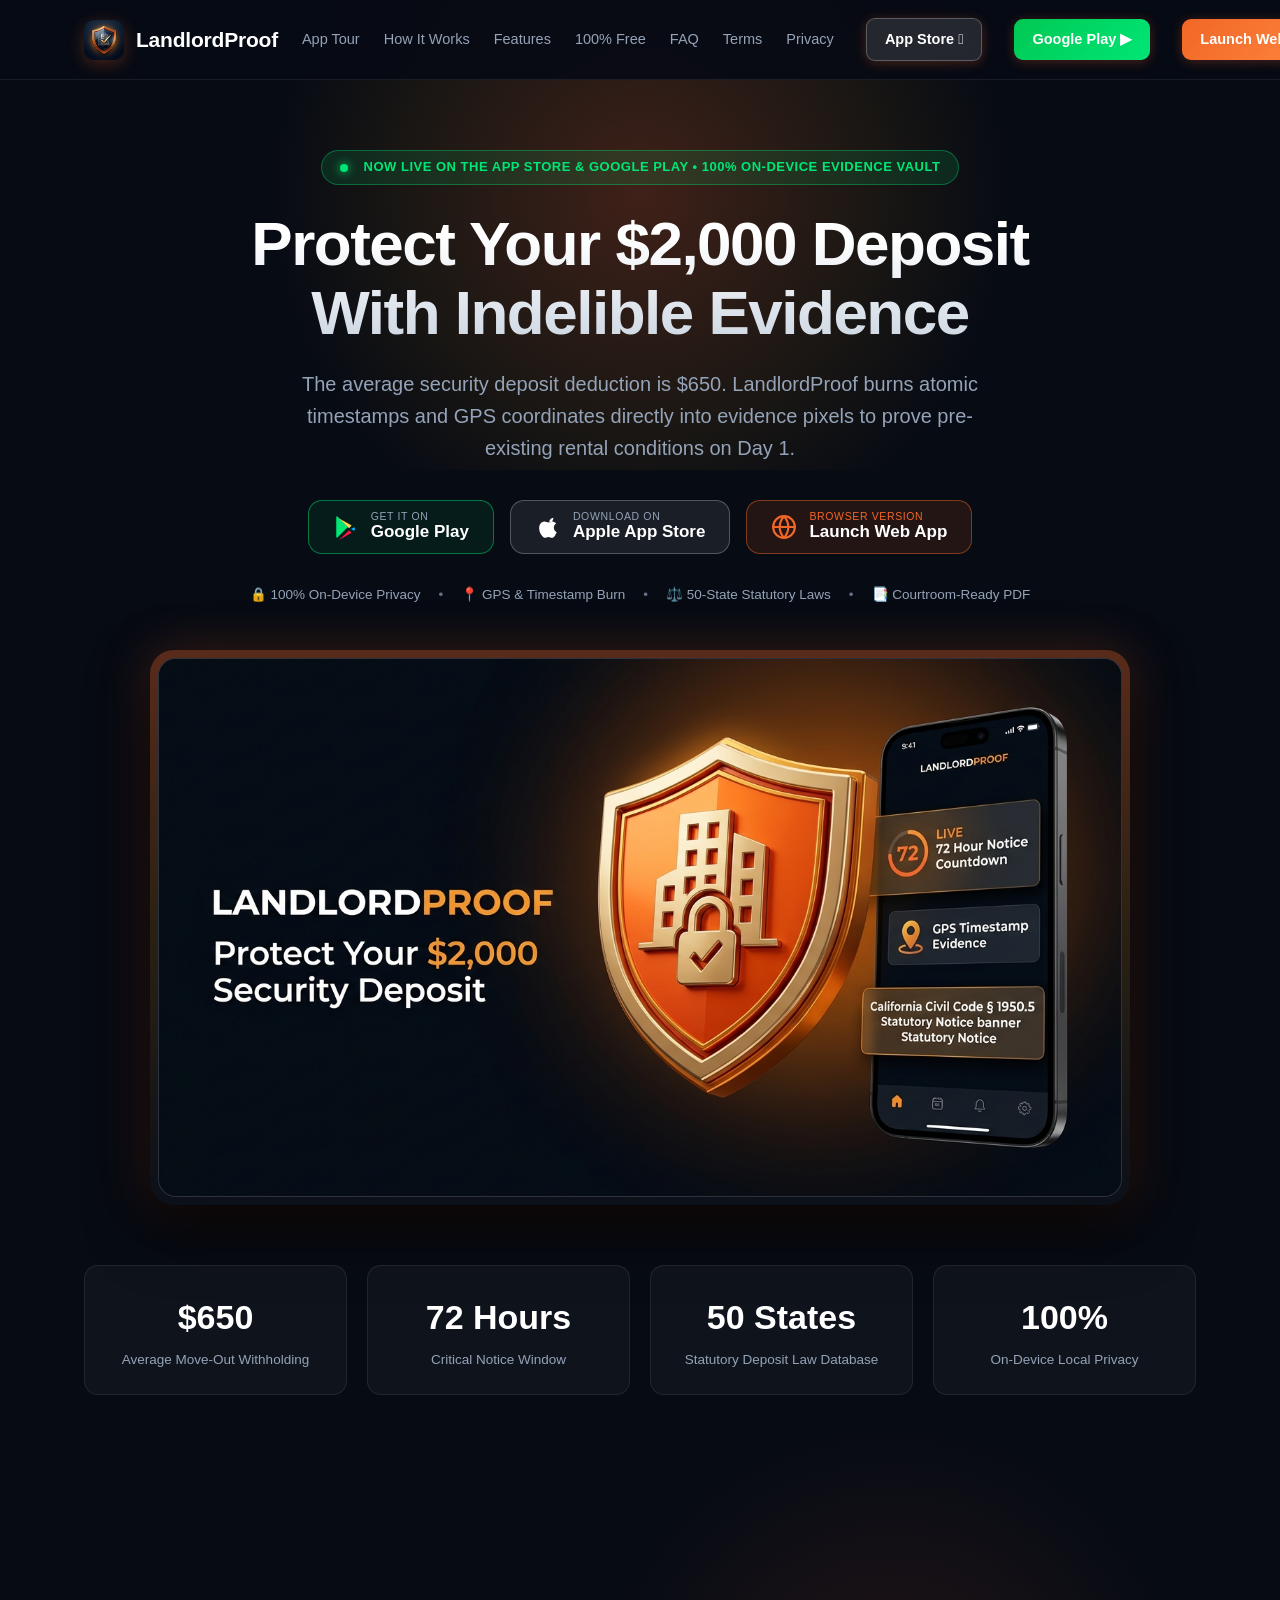
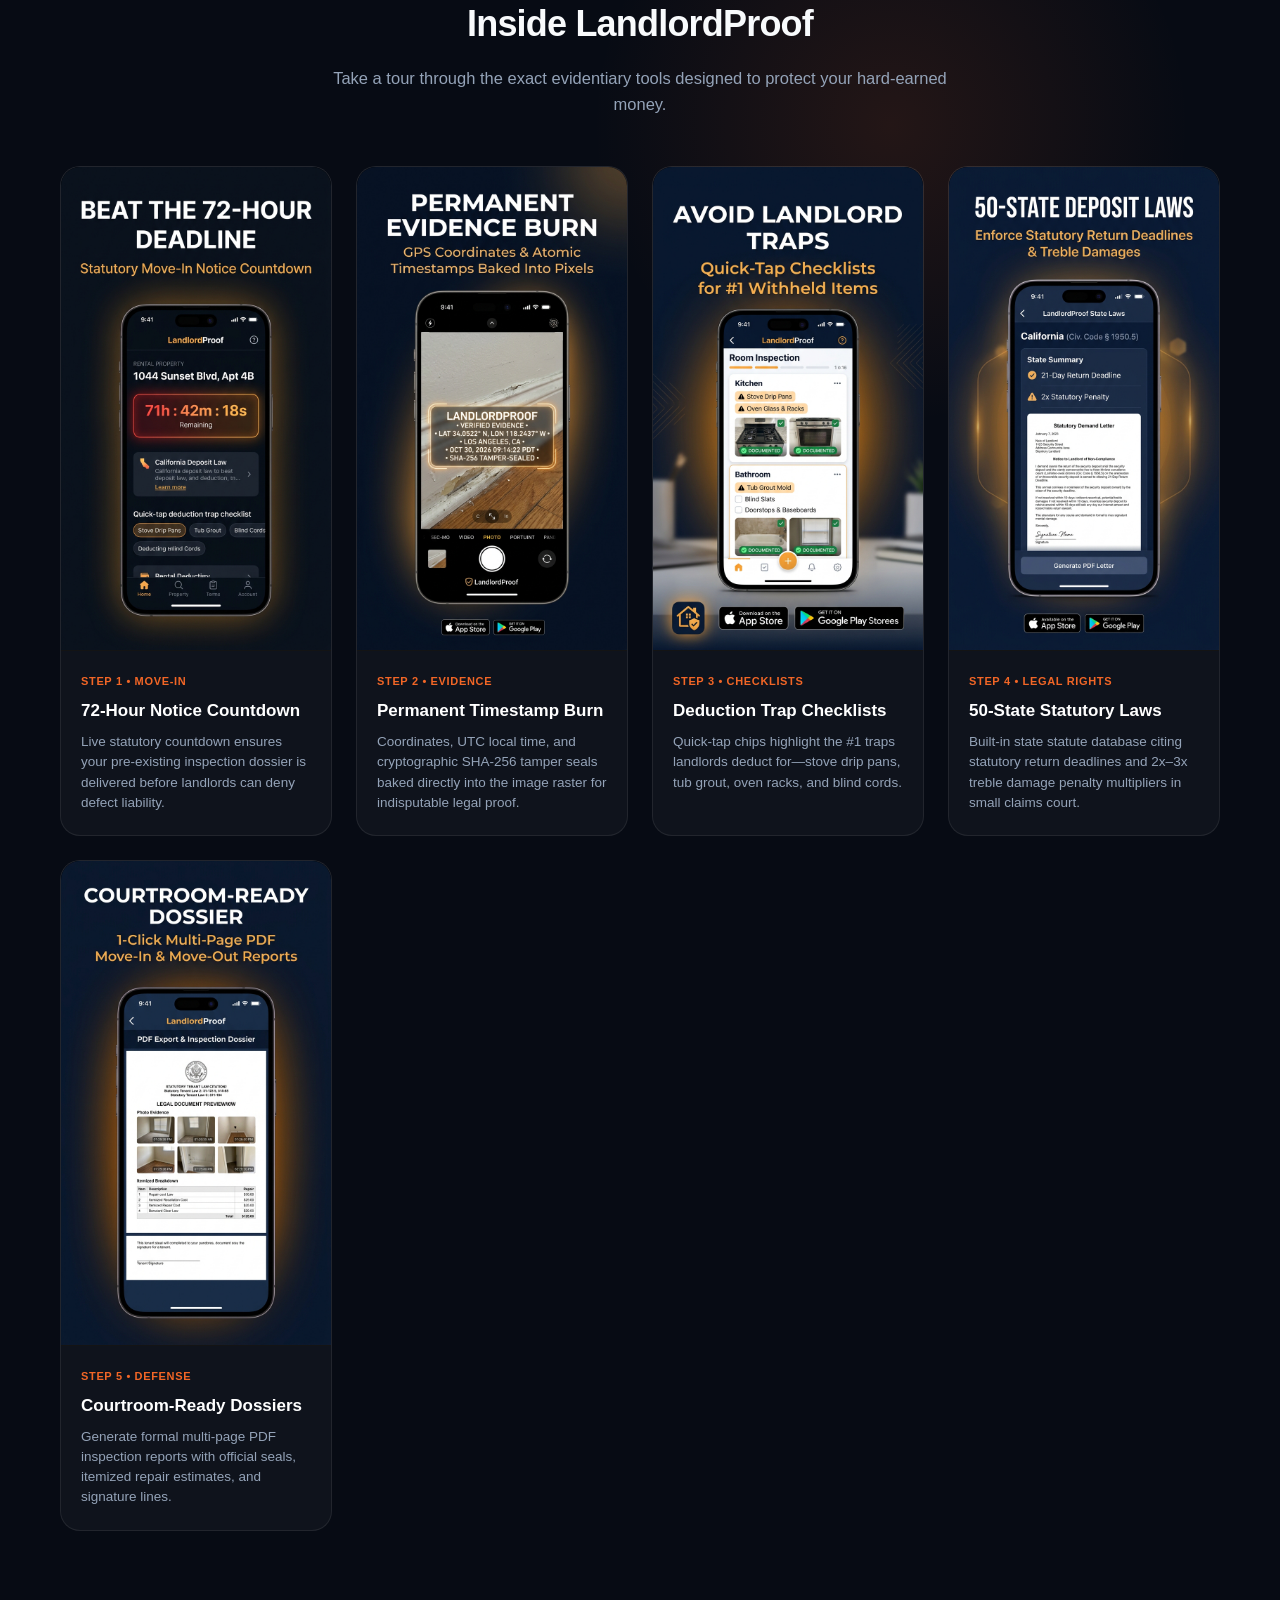
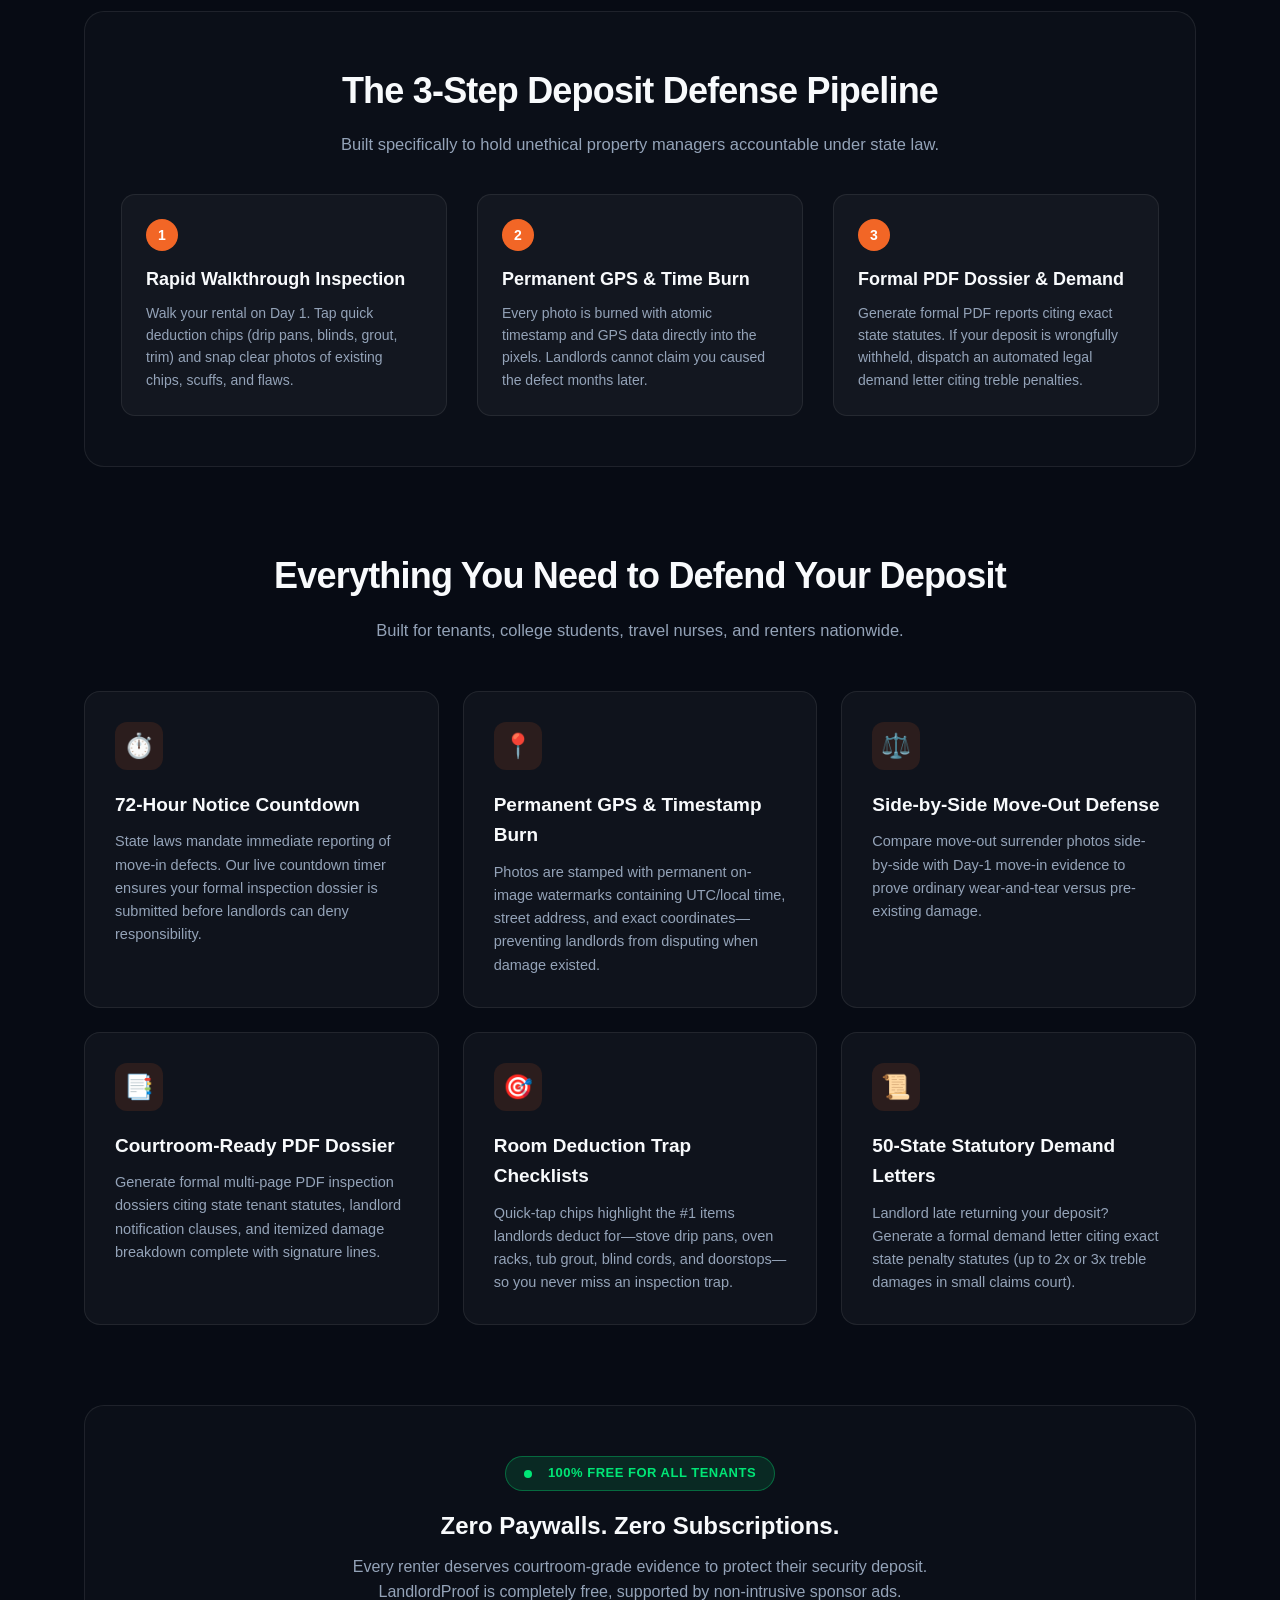
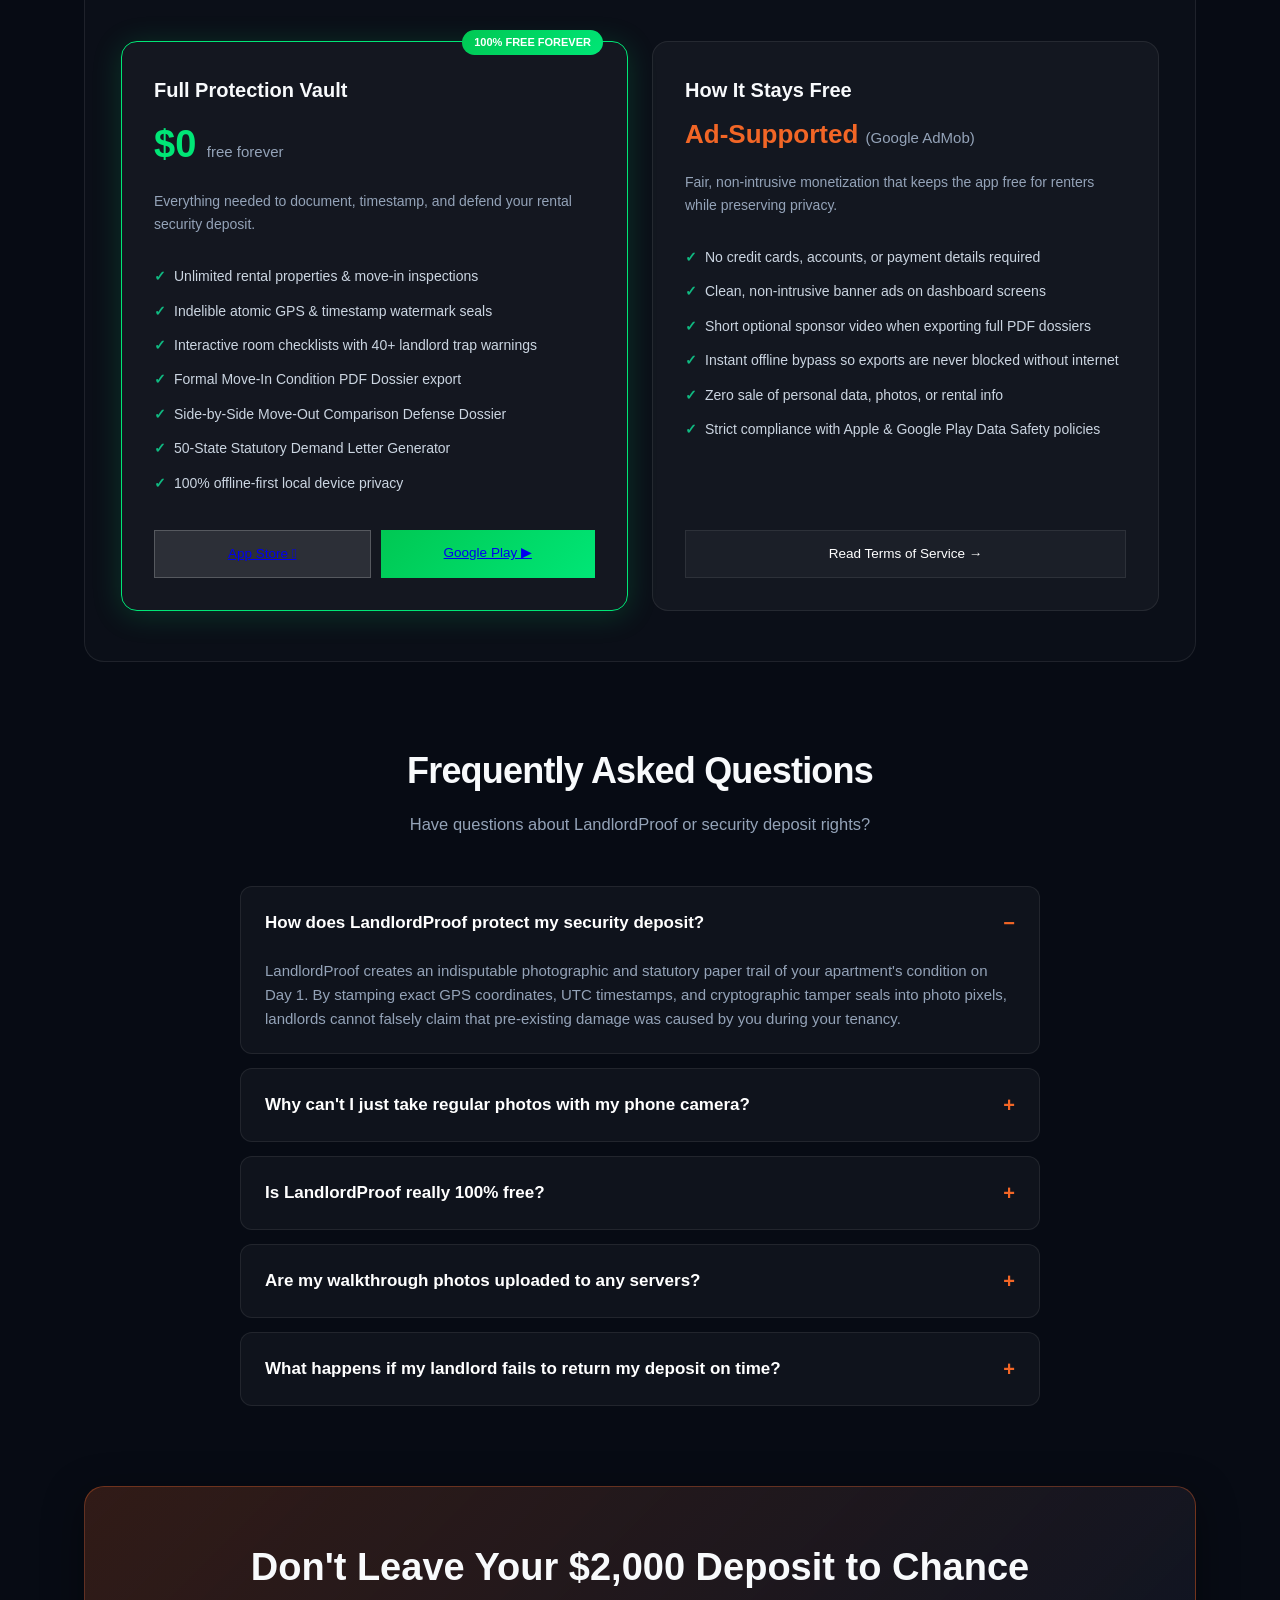
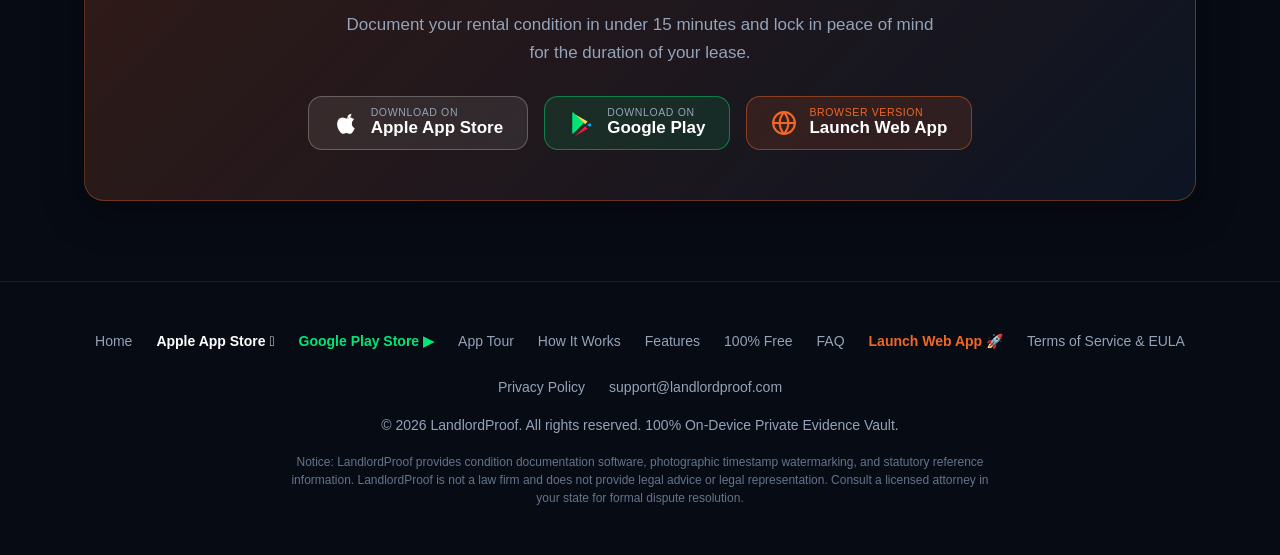
<file: index.html>
<!DOCTYPE html>
<html lang="en">
<head>
  <meta charset="UTF-8">
  <meta name="viewport" content="width=device-width, initial-scale=1.0">
  <title>LandlordProof • Move-In & Move-Out Evidence Vault for Tenants</title>
  <meta name="description" content="Protect your security deposit with tamper-verified GPS timestamp evidence photos, 50-state statutory demand letters, and courtroom-ready PDF dossiers. Now Live on Google Play!">
  <link rel="icon" type="image/png" href="assets/favicon.png">
  
  <!-- Open Graph / Meta -->
  <meta property="og:type" content="website">
  <meta property="og:url" content="https://landlordproof.com/">
  <meta property="og:title" content="LandlordProof • Move-In & Move-Out Evidence Vault for Tenants">
  <meta property="og:description" content="Protect your security deposit with tamper-verified GPS timestamp evidence photos, 50-state statutory demand letters, and courtroom-ready PDF dossiers. Now Live on Google Play!">
  <meta property="og:image" content="https://landlordproof.com/assets/hero_banner.jpg">

  <!-- Google AdSense -->
  <script async src="https://pagead2.googlesyndication.com/pagead/js/adsbygoogle.js?client=ca-pub-8266340741180240" crossorigin="anonymous"></script>

  <style>
    :root {
      --bg: #070B14;
      --bg-surface: #0E1626;
      --card-bg: rgba(255, 255, 255, 0.035);
      --card-border: rgba(255, 255, 255, 0.08);
      --card-border-hover: rgba(242, 102, 38, 0.45);
      --accent: #F26626;
      --accent-hover: #E04E15;
      --accent-glow: rgba(242, 102, 38, 0.28);
      --gold: #F59E0B;
      --success: #10B981;
      --text: #F8FAFC;
      --text-muted: #94A3B8;
      --text-dim: #64748B;
    }

    * { box-sizing: border-box; margin: 0; padding: 0; }
    html { scroll-behavior: smooth; }

    body {
      font-family: -apple-system, BlinkMacSystemFont, "Segoe UI", Roboto, Helvetica, Arial, sans-serif;
      background: var(--bg);
      color: var(--text);
      line-height: 1.6;
      min-height: 100vh;
      overflow-x: hidden;
    }

    /* Ambient Background Glows */
    .ambient-glow-1 {
      position: absolute;
      top: -80px;
      left: 50%;
      transform: translateX(-50%);
      width: 900px;
      height: 550px;
      background: radial-gradient(circle, rgba(242, 102, 38, 0.24) 0%, rgba(245, 158, 11, 0.08) 45%, transparent 70%);
      pointer-events: none;
      z-index: 0;
    }

    .ambient-glow-2 {
      position: absolute;
      top: 1400px;
      right: 5%;
      width: 650px;
      height: 650px;
      background: radial-gradient(circle, rgba(242, 102, 38, 0.12) 0%, transparent 65%);
      pointer-events: none;
      z-index: 0;
    }

    .container {
      max-width: 1160px;
      margin: 0 auto;
      padding: 0 24px;
      position: relative;
      z-index: 1;
    }

    /* Navigation */
    header {
      padding: 18px 0;
      border-bottom: 1px solid var(--card-border);
      position: sticky;
      top: 0;
      background: rgba(7, 11, 20, 0.9);
      backdrop-filter: blur(16px);
      -webkit-backdrop-filter: blur(16px);
      z-index: 100;
      transition: all 0.2s ease;
    }

    .nav {
      display: flex;
      align-items: center;
      justify-content: space-between;
      gap: 24px;
    }

    .logo-container {
      display: flex;
      align-items: center;
      gap: 12px;
      text-decoration: none;
      color: #fff;
      font-weight: 800;
      font-size: 21px;
      letter-spacing: -0.01em;
      flex-shrink: 0;
    }

    .logo-img {
      width: 40px;
      height: 40px;
      border-radius: 10px;
      box-shadow: 0 4px 16px var(--accent-glow);
    }

    .nav-links {
      display: flex;
      align-items: center;
      gap: 24px;
    }

    .nav-links a {
      color: var(--text-muted);
      text-decoration: none;
      font-size: 14.5px;
      font-weight: 500;
      transition: color 0.2s;
      white-space: nowrap;
    }

    .nav-links a:hover {
      color: #fff;
    }

    .nav-cta {
      background: linear-gradient(135deg, var(--accent), var(--accent-hover));
      color: #fff !important;
      padding: 9px 18px;
      border-radius: 9px;
      font-weight: 700 !important;
      font-size: 14px;
      box-shadow: 0 2px 12px var(--accent-glow);
      transition: transform 0.2s, box-shadow 0.2s;
    }

    .nav-cta:hover {
      transform: translateY(-1px);
      box-shadow: 0 4px 16px rgba(242, 102, 38, 0.45);
    }

    /* Hero */
    .hero {
      padding: 70px 0 50px;
      text-align: center;
      position: relative;
    }

    .hero-badge {
      display: inline-flex;
      align-items: center;
      gap: 8px;
      background: rgba(242, 102, 38, 0.12);
      border: 1px solid rgba(242, 102, 38, 0.35);
      color: var(--accent);
      padding: 6px 18px;
      border-radius: 30px;
      font-size: 13px;
      font-weight: 700;
      margin-bottom: 24px;
      text-transform: uppercase;
      letter-spacing: 0.5px;
    }

    .hero h1 {
      font-size: clamp(36px, 5.8vw, 62px);
      font-weight: 900;
      line-height: 1.12;
      letter-spacing: -1.5px;
      max-width: 900px;
      margin: 0 auto 20px;
      background: linear-gradient(180deg, #FFFFFF 20%, #CBD5E1 100%);
      -webkit-background-clip: text;
      -webkit-text-fill-color: transparent;
    }

    .hero p {
      font-size: clamp(17px, 2.3vw, 20px);
      color: var(--text-muted);
      max-width: 720px;
      margin: 0 auto 36px;
    }

    /* Store Buttons */
    .hero-actions {
      display: flex;
      justify-content: center;
      gap: 16px;
      flex-wrap: wrap;
      margin-bottom: 30px;
    }

    .btn-store {
      display: inline-flex;
      align-items: center;
      gap: 12px;
      background: rgba(255, 255, 255, 0.05);
      border: 1.5px solid var(--card-border);
      border-radius: 14px;
      padding: 10px 24px;
      color: #fff;
      text-decoration: none;
      transition: all 0.2s ease;
    }

    .btn-store:hover {
      border-color: var(--accent);
      transform: translateY(-2px);
      background: rgba(242, 102, 38, 0.08);
      box-shadow: 0 8px 24px rgba(242, 102, 38, 0.25);
    }

    .btn-store svg {
      width: 26px;
      height: 26px;
      flex-shrink: 0;
    }

    .btn-store .btn-text {
      text-align: left;
    }

    .btn-store .btn-sub {
      font-size: 10.5px;
      text-transform: uppercase;
      letter-spacing: 0.06em;
      color: var(--text-muted);
      display: block;
      line-height: 1.1;
    }

    .btn-store .btn-main {
      font-size: 17px;
      font-weight: 700;
      line-height: 1.2;
      display: block;
    }

    .trust-badges {
      display: flex;
      justify-content: center;
      align-items: center;
      gap: 18px;
      flex-wrap: wrap;
      font-size: 13.5px;
      color: var(--text-muted);
      margin-bottom: 45px;
    }

    .trust-badges span.dot {
      color: var(--text-dim);
    }

    /* Hero Banner Mockup Wrapper */
    .hero-mockup-wrapper {
      max-width: 980px;
      margin: 0 auto 60px;
      border-radius: 24px;
      padding: 8px;
      background: linear-gradient(180deg, rgba(242, 102, 38, 0.35) 0%, rgba(245, 158, 11, 0.15) 50%, rgba(255, 255, 255, 0.02) 100%);
      box-shadow: 0 25px 60px rgba(0, 0, 0, 0.85), 0 0 50px rgba(242, 102, 38, 0.25);
    }

    .hero-mockup-inner {
      border-radius: 18px;
      overflow: hidden;
      border: 1px solid rgba(255, 255, 255, 0.12);
      background: var(--bg-surface);
    }

    .hero-mockup-inner img {
      width: 100%;
      height: auto;
      display: block;
    }

    /* App Screenshots Tour */
    .screenshots-section {
      padding: 80px 0;
    }

    .screenshots-scroll {
      display: grid;
      grid-template-columns: repeat(auto-fit, minmax(260px, 1fr));
      gap: 24px;
      margin-top: 40px;
    }

    .screen-card {
      background: var(--card-bg);
      border: 1px solid var(--card-border);
      border-radius: 20px;
      overflow: hidden;
      transition: all 0.3s ease;
      display: flex;
      flex-direction: column;
    }

    .screen-card:hover {
      border-color: var(--accent);
      transform: translateY(-4px);
      box-shadow: 0 16px 36px rgba(0, 0, 0, 0.6), 0 0 30px var(--accent-glow);
    }

    .screen-image-container {
      background: #000;
      position: relative;
      overflow: hidden;
      border-bottom: 1px solid var(--card-border);
    }

    .screen-image-container img {
      width: 100%;
      height: auto;
      display: block;
      transition: transform 0.3s ease;
    }

    .screen-card:hover .screen-image-container img {
      transform: scale(1.02);
    }

    .screen-card-content {
      padding: 22px 20px;
      flex-grow: 1;
      display: flex;
      flex-direction: column;
    }

    .screen-badge {
      display: inline-block;
      font-size: 11px;
      font-weight: 800;
      text-transform: uppercase;
      letter-spacing: 0.06em;
      color: var(--accent);
      margin-bottom: 6px;
    }

    .screen-card-content h3 {
      font-size: 17px;
      font-weight: 700;
      margin-bottom: 8px;
      color: #fff;
    }

    .screen-card-content p {
      font-size: 13.5px;
      color: var(--text-muted);
      line-height: 1.5;
    }

    /* Stats Bar */
    .stats-bar {
      display: grid;
      grid-template-columns: repeat(auto-fit, minmax(220px, 1fr));
      gap: 20px;
      margin: 20px 0 70px;
    }

    .stat-card {
      background: var(--card-bg);
      border: 1px solid var(--card-border);
      padding: 24px;
      border-radius: 14px;
      text-align: center;
    }

    .stat-num {
      font-size: 34px;
      font-weight: 900;
      color: #fff;
      margin-bottom: 4px;
    }

    .stat-label {
      font-size: 13.5px;
      color: var(--text-muted);
    }

    /* Section Titles */
    .section-title {
      text-align: center;
      margin-bottom: 48px;
    }

    .section-title h2 {
      font-size: 36px;
      font-weight: 800;
      margin-bottom: 12px;
      letter-spacing: -0.8px;
    }

    .section-title p {
      color: var(--text-muted);
      font-size: 16.5px;
      max-width: 620px;
      margin: 0 auto;
    }

    /* Features Grid */
    .grid {
      display: grid;
      grid-template-columns: repeat(auto-fit, minmax(320px, 1fr));
      gap: 24px;
      margin-bottom: 80px;
    }

    .card {
      background: var(--card-bg);
      border: 1px solid var(--card-border);
      border-radius: 16px;
      padding: 30px;
      position: relative;
      transition: border-color 0.2s, transform 0.2s;
    }

    .card:hover {
      border-color: var(--card-border-hover);
      transform: translateY(-2px);
    }

    .card-icon {
      width: 48px;
      height: 48px;
      border-radius: 12px;
      background: rgba(242, 102, 38, 0.12);
      color: var(--accent);
      display: flex;
      align-items: center;
      justify-content: center;
      font-size: 24px;
      margin-bottom: 20px;
    }

    .card h3 {
      font-size: 19px;
      font-weight: 700;
      margin-bottom: 10px;
    }

    .card p {
      color: var(--text-muted);
      font-size: 14.5px;
      line-height: 1.6;
    }

    /* 3-Step Pipeline */
    .steps-section {
      background: rgba(255, 255, 255, 0.02);
      border: 1px solid var(--card-border);
      border-radius: 20px;
      padding: 50px 36px;
      margin-bottom: 80px;
    }

    .steps-grid {
      display: grid;
      grid-template-columns: repeat(auto-fit, minmax(280px, 1fr));
      gap: 30px;
      margin-top: 36px;
    }

    .step-box {
      background: var(--card-bg);
      border: 1px solid var(--card-border);
      border-radius: 14px;
      padding: 24px;
      position: relative;
    }

    .step-num {
      width: 32px;
      height: 32px;
      border-radius: 50%;
      background: var(--accent);
      color: #fff;
      font-weight: 800;
      display: flex;
      align-items: center;
      justify-content: center;
      font-size: 14px;
      margin-bottom: 14px;
    }

    .step-box h4 {
      font-size: 18px;
      font-weight: 700;
      margin-bottom: 8px;
    }

    .step-box p {
      font-size: 14px;
      color: var(--text-muted);
    }

    /* Pricing Section */
    .pricing-section {
      background: rgba(255, 255, 255, 0.02);
      border: 1px solid var(--card-border);
      border-radius: 20px;
      padding: 50px 36px;
      margin-bottom: 80px;
      text-align: center;
    }

    .pricing-grid {
      display: grid;
      grid-template-columns: repeat(auto-fit, minmax(280px, 1fr));
      gap: 24px;
      margin-top: 36px;
      text-align: left;
    }

    .pricing-card {
      background: var(--card-bg);
      border: 1px solid var(--card-border);
      border-radius: 16px;
      padding: 32px;
      display: flex;
      flex-direction: column;
    }

    .pricing-card.featured {
      border-color: var(--accent);
      box-shadow: 0 4px 30px var(--accent-glow);
      position: relative;
    }

    .pricing-badge {
      position: absolute;
      top: -12px;
      right: 24px;
      background: var(--accent);
      color: #fff;
      font-size: 11px;
      font-weight: 800;
      padding: 4px 12px;
      border-radius: 20px;
      text-transform: uppercase;
    }

    .pricing-title {
      font-size: 20px;
      font-weight: 700;
      margin-bottom: 8px;
    }

    .pricing-price {
      font-size: 38px;
      font-weight: 900;
      margin-bottom: 16px;
    }

    .pricing-price span {
      font-size: 15px;
      color: var(--text-muted);
      font-weight: 500;
    }

    .pricing-desc {
      color: var(--text-muted);
      font-size: 14px;
      margin-bottom: 24px;
      min-height: 42px;
    }

    .pricing-features {
      list-style: none;
      margin-bottom: 30px;
      flex-grow: 1;
    }

    .pricing-features li {
      padding: 6px 0;
      font-size: 14px;
      display: flex;
      align-items: center;
      gap: 8px;
      color: #CBD5E1;
    }

    .pricing-features li::before {
      content: "✓";
      color: var(--success);
      font-weight: 800;
    }

    /* FAQ Section */
    .faq-section {
      margin-bottom: 80px;
    }

    .faq-item {
      background: var(--card-bg);
      border: 1px solid var(--card-border);
      border-radius: 12px;
      margin-bottom: 14px;
      overflow: hidden;
      transition: border-color 0.2s;
    }

    .faq-item:hover {
      border-color: var(--card-border-hover);
    }

    .faq-summary {
      padding: 20px 24px;
      font-size: 17px;
      font-weight: 700;
      cursor: pointer;
      list-style: none;
      display: flex;
      justify-content: space-between;
      align-items: center;
      color: #fff;
    }

    .faq-summary::-webkit-details-marker {
      display: none;
    }

    .faq-summary::after {
      content: "+";
      font-size: 20px;
      color: var(--accent);
      font-weight: 800;
      transition: transform 0.2s;
    }

    details[open] .faq-summary::after {
      content: "−";
    }

    .faq-content {
      padding: 0 24px 22px;
      color: var(--text-muted);
      font-size: 15px;
      line-height: 1.6;
    }

    /* CTA Banner */
    .cta-banner {
      background: linear-gradient(135deg, rgba(242, 102, 38, 0.18) 0%, rgba(14, 22, 38, 0.85) 100%);
      border: 1px solid rgba(242, 102, 38, 0.35);
      border-radius: 20px;
      padding: 50px 30px;
      text-align: center;
      margin-bottom: 80px;
      box-shadow: 0 10px 40px rgba(0, 0, 0, 0.4);
    }

    .cta-banner h2 {
      font-size: clamp(28px, 4vw, 38px);
      font-weight: 800;
      margin-bottom: 14px;
    }

    .cta-banner p {
      color: var(--text-muted);
      font-size: 17px;
      max-width: 600px;
      margin: 0 auto 30px;
    }

    /* Footer */
    footer {
      border-top: 1px solid var(--card-border);
      padding: 48px 0;
      color: var(--text-muted);
      font-size: 14px;
      text-align: center;
    }

    .footer-links {
      display: flex;
      justify-content: center;
      gap: 24px;
      margin-bottom: 16px;
      flex-wrap: wrap;
    }

    .footer-links a {
      color: var(--text-muted);
      text-decoration: none;
      transition: color 0.2s;
    }

    .footer-links a:hover {
      color: #fff;
    }

    .legal-notice {
      font-size: 12px;
      max-width: 720px;
      margin: 16px auto 0;
      line-height: 1.5;
      color: #64748B;
    }

    @media (max-width: 1080px) {
      .nav-links a:not(.nav-cta) { display: none; }
      .nav-links { gap: 12px; }
    }
    @media (max-width: 768px) {
      .hero-actions { flex-direction: column; align-items: stretch; }
      .btn-store { width: 100%; justify-content: center; }
      .screenshots-scroll { grid-template-columns: 1fr; }
    }

    @keyframes pulse {
      0%, 100% { opacity: 1; transform: scale(1); }
      50% { opacity: 0.4; transform: scale(0.85); }
    }
  </style>
</head>
<body>

  <!-- Ambient Light Accents -->
  <div class="ambient-glow-1"></div>
  <div class="ambient-glow-2"></div>

  <!-- Navigation -->
  <header>
    <div class="container nav">
      <a href="/" class="logo-container">
        <img src="/assets/logo.png" onerror="this.onerror=null; this.src='assets/logo.png';" alt="LandlordProof Logo" class="logo-img">
        <span>LandlordProof</span>
      </a>
      <div class="nav-links">
        <a href="#tour">App Tour</a>
        <a href="#how-it-works">How It Works</a>
        <a href="#features">Features</a>
        <a href="#free">100% Free</a>
        <a href="#faq">FAQ</a>
        <a href="/terms">Terms</a>
        <a href="/privacy">Privacy</a>
        <a href="https://apps.apple.com/app/landlordproof/id6829143771" target="_blank" rel="noopener noreferrer" class="nav-cta" style="background: rgba(255, 255, 255, 0.12); border: 1px solid rgba(255, 255, 255, 0.25); margin-left: 8px; color: #fff;">App Store </a>
        <a href="https://play.google.com/store/apps/details?id=com.landlordproof.app" target="_blank" rel="noopener noreferrer" class="nav-cta" style="background: linear-gradient(135deg, #00C853, #00E676); margin-left: 8px; color: #fff;">Google Play ▶</a>
        <a href="/app" class="nav-cta" style="background: linear-gradient(135deg, #F26626, #FF8C42); margin-left: 8px;">Launch Web App 🚀</a>
        <a href="mailto:support@landlordproof.com" style="margin-left: 12px; font-size: 14px; color: var(--text-muted); text-decoration: none;">Support</a>
      </div>
    </div>
  </header>

  <!-- Hero Section -->
  <section class="hero">
    <div class="container">
      <div class="hero-badge" style="background: rgba(0, 230, 118, 0.12); border-color: rgba(0, 230, 118, 0.35); color: #00E676;">
        <span style="display:inline-block; width:8px; height:8px; border-radius:50%; background:#00E676; box-shadow:0 0 10px #00E676; margin-right:8px; animation: pulse 2s infinite;"></span>
        <span>Now Live on the App Store & Google Play • 100% On-Device Evidence Vault</span>
      </div>
      <h1>Protect Your $2,000 Deposit With Indelible Evidence</h1>
      <p>The average security deposit deduction is $650. LandlordProof burns atomic timestamps and GPS coordinates directly into evidence pixels to prove pre-existing rental conditions on Day 1.</p>
      
      <!-- Store Buttons -->
      <div class="hero-actions">
        <!-- Google Play -->
        <a href="https://play.google.com/store/apps/details?id=com.landlordproof.app" target="_blank" rel="noopener noreferrer" class="btn-store" style="border-color: rgba(0, 230, 118, 0.45); background: rgba(0, 230, 118, 0.08);">
          <svg viewBox="0 0 24 24" fill="none">
            <path d="M3.609 1.814L13.792 12 3.61 22.186a2.404 2.404 0 0 1-.61-1.636V3.45c0-.623.224-1.205.61-1.636z" fill="#00E676"/>
            <path d="M14.842 13.05l2.368-2.368-11.83-6.83 9.462 9.198z" fill="#FFD54F"/>
            <path d="M14.842 14.948l-9.462 9.2 11.83-6.83-2.368-2.37z" fill="#FF1744"/>
            <path d="M16.227 13.563l3.208 1.852a1.868 1.868 0 0 0 0-3.238l-3.208 1.852z" fill="#00B0FF"/>
          </svg>
          <div class="btn-text">
            <span class="btn-sub">Get It On</span>
            <span class="btn-main">Google Play</span>
          </div>
        </a>

        <!-- Apple App Store -->
        <a href="https://apps.apple.com/app/landlordproof/id6829143771" target="_blank" rel="noopener noreferrer" class="btn-store" style="border-color: rgba(255, 255, 255, 0.25); background: rgba(255, 255, 255, 0.08);">
          <svg viewBox="0 0 24 24" fill="currentColor">
            <path d="M18.71 19.5c-.83 1.24-1.71 2.45-3.05 2.47-1.34.03-1.77-.79-3.29-.79-1.53 0-2 .77-3.27.82-1.31.05-2.3-1.32-3.14-2.53C4.25 17 2.94 12.45 4.7 9.39c.87-1.52 2.43-2.48 4.12-2.51 1.28-.02 2.5.87 3.29.87.78 0 2.26-1.07 3.81-.91.65.03 2.47.26 3.64 1.98-.09.06-2.17 1.28-2.15 3.81.03 3.02 2.65 4.03 2.68 4.04-.03.07-.42 1.44-1.38 2.83M15.97 6.37c.61-.75 1.04-1.8 1.01-2.87-.96.04-2.13.64-2.79 1.41-.57.66-.99 1.72-.94 2.76 1.07.08 2.11-.55 2.72-1.3"/>
          </svg>
          <div class="btn-text">
            <span class="btn-sub">Download On</span>
            <span class="btn-main">Apple App Store</span>
          </div>
        </a>

        <!-- Web App -->
        <a href="/app" class="btn-store" style="border-color: rgba(242, 102, 38, 0.45); background: rgba(242, 102, 38, 0.12);">
          <svg viewBox="0 0 24 24" fill="none" stroke="#F26626" stroke-width="2" stroke-linecap="round" stroke-linejoin="round">
            <circle cx="12" cy="12" r="10"></circle>
            <line x1="2" y1="12" x2="22" y2="12"></line>
            <path d="M12 2a15.3 15.3 0 0 1 4 10 15.3 15.3 0 0 1-4 10 15.3 15.3 0 0 1-4-10 15.3 15.3 0 0 1 4-10z"></path>
          </svg>
          <div class="btn-text">
            <span class="btn-sub" style="color: #F26626;">Browser Version</span>
            <span class="btn-main">Launch Web App</span>
          </div>
        </a>
      </div>

      <!-- Trust Badges -->
      <div class="trust-badges">
        <span>🔒 100% On-Device Privacy</span>
        <span class="dot">•</span>
        <span>📍 GPS & Timestamp Burn</span>
        <span class="dot">•</span>
        <span>⚖️ 50-State Statutory Laws</span>
        <span class="dot">•</span>
        <span>📑 Courtroom-Ready PDF</span>
      </div>

      <!-- High-Resolution Showcase Banner -->
      <div class="hero-mockup-wrapper">
        <div class="hero-mockup-inner">
          <img src="/assets/hero_banner.jpg" alt="LandlordProof App Interface Showcase" loading="eager">
        </div>
      </div>

      <!-- Quick Stats -->
      <div class="stats-bar">
        <div class="stat-card">
          <div class="stat-num">$650</div>
          <div class="stat-label">Average Move-Out Withholding</div>
        </div>
        <div class="stat-card">
          <div class="stat-num">72 Hours</div>
          <div class="stat-label">Critical Notice Window</div>
        </div>
        <div class="stat-card">
          <div class="stat-num">50 States</div>
          <div class="stat-label">Statutory Deposit Law Database</div>
        </div>
        <div class="stat-card">
          <div class="stat-num">100%</div>
          <div class="stat-label">On-Device Local Privacy</div>
        </div>
      </div>
    </div>
  </section>

  <!-- Visual App Screenshots Tour -->
  <section class="container screenshots-section" id="tour">
    <div class="section-title">
      <h2>Inside LandlordProof</h2>
      <p>Take a tour through the exact evidentiary tools designed to protect your hard-earned money.</p>
    </div>

    <div class="screenshots-scroll">
      <!-- Screen 1 -->
      <div class="screen-card">
        <div class="screen-image-container">
          <img src="/assets/screen_countdown.jpg" alt="72-Hour Notice Countdown Screen" loading="lazy">
        </div>
        <div class="screen-card-content">
          <span class="screen-badge">Step 1 • Move-In</span>
          <h3>72-Hour Notice Countdown</h3>
          <p>Live statutory countdown ensures your pre-existing inspection dossier is delivered before landlords can deny defect liability.</p>
        </div>
      </div>

      <!-- Screen 2 -->
      <div class="screen-card">
        <div class="screen-image-container">
          <img src="/assets/screen_gps_timestamp.jpg" alt="GPS & Timestamp Camera Watermark" loading="lazy">
        </div>
        <div class="screen-card-content">
          <span class="screen-badge">Step 2 • Evidence</span>
          <h3>Permanent Timestamp Burn</h3>
          <p>Coordinates, UTC local time, and cryptographic SHA-256 tamper seals baked directly into the image raster for indisputable legal proof.</p>
        </div>
      </div>

      <!-- Screen 3 -->
      <div class="screen-card">
        <div class="screen-image-container">
          <img src="/assets/screen_deduction_traps.jpg" alt="Room Deduction Trap Checklists" loading="lazy">
        </div>
        <div class="screen-card-content">
          <span class="screen-badge">Step 3 • Checklists</span>
          <h3>Deduction Trap Checklists</h3>
          <p>Quick-tap chips highlight the #1 traps landlords deduct for—stove drip pans, tub grout, oven racks, and blind cords.</p>
        </div>
      </div>

      <!-- Screen 4 -->
      <div class="screen-card">
        <div class="screen-image-container">
          <img src="/assets/screen_state_laws.jpg" alt="50-State Statutory Laws & Demand Letters" loading="lazy">
        </div>
        <div class="screen-card-content">
          <span class="screen-badge">Step 4 • Legal Rights</span>
          <h3>50-State Statutory Laws</h3>
          <p>Built-in state statute database citing statutory return deadlines and 2x–3x treble damage penalty multipliers in small claims court.</p>
        </div>
      </div>

      <!-- Screen 5 -->
      <div class="screen-card">
        <div class="screen-image-container">
          <img src="/assets/screen_courtroom_pdf.jpg" alt="Courtroom-Ready PDF Dossier Export" loading="lazy">
        </div>
        <div class="screen-card-content">
          <span class="screen-badge">Step 5 • Defense</span>
          <h3>Courtroom-Ready Dossiers</h3>
          <p>Generate formal multi-page PDF inspection reports with official seals, itemized repair estimates, and signature lines.</p>
        </div>
      </div>
    </div>
  </section>

  <!-- How It Works Section -->
  <section class="container" id="how-it-works">
    <div class="steps-section">
      <div class="section-title" style="margin-bottom: 24px;">
        <h2>The 3-Step Deposit Defense Pipeline</h2>
        <p>Built specifically to hold unethical property managers accountable under state law.</p>
      </div>

      <div class="steps-grid">
        <div class="step-box">
          <div class="step-num">1</div>
          <h4>Rapid Walkthrough Inspection</h4>
          <p>Walk your rental on Day 1. Tap quick deduction chips (drip pans, blinds, grout, trim) and snap clear photos of existing chips, scuffs, and flaws.</p>
        </div>
        <div class="step-box">
          <div class="step-num">2</div>
          <h4>Permanent GPS & Time Burn</h4>
          <p>Every photo is burned with atomic timestamp and GPS data directly into the pixels. Landlords cannot claim you caused the defect months later.</p>
        </div>
        <div class="step-box">
          <div class="step-num">3</div>
          <h4>Formal PDF Dossier & Demand</h4>
          <p>Generate formal PDF reports citing exact state statutes. If your deposit is wrongfully withheld, dispatch an automated legal demand letter citing treble penalties.</p>
        </div>
      </div>
    </div>
  </section>

  <!-- Core Features -->
  <section class="container" id="features">
    <div class="section-title">
      <h2>Everything You Need to Defend Your Deposit</h2>
      <p>Built for tenants, college students, travel nurses, and renters nationwide.</p>
    </div>

    <div class="grid">
      <div class="card">
        <div class="card-icon">⏱️</div>
        <h3>72-Hour Notice Countdown</h3>
        <p>State laws mandate immediate reporting of move-in defects. Our live countdown timer ensures your formal inspection dossier is submitted before landlords can deny responsibility.</p>
      </div>

      <div class="card">
        <div class="card-icon">📍</div>
        <h3>Permanent GPS & Timestamp Burn</h3>
        <p>Photos are stamped with permanent on-image watermarks containing UTC/local time, street address, and exact coordinates—preventing landlords from disputing when damage existed.</p>
      </div>

      <div class="card">
        <div class="card-icon">⚖️</div>
        <h3>Side-by-Side Move-Out Defense</h3>
        <p>Compare move-out surrender photos side-by-side with Day-1 move-in evidence to prove ordinary wear-and-tear versus pre-existing damage.</p>
      </div>

      <div class="card">
        <div class="card-icon">📑</div>
        <h3>Courtroom-Ready PDF Dossier</h3>
        <p>Generate formal multi-page PDF inspection dossiers citing state tenant statutes, landlord notification clauses, and itemized damage breakdown complete with signature lines.</p>
      </div>

      <div class="card">
        <div class="card-icon">🎯</div>
        <h3>Room Deduction Trap Checklists</h3>
        <p>Quick-tap chips highlight the #1 items landlords deduct for—stove drip pans, oven racks, tub grout, blind cords, and doorstops—so you never miss an inspection trap.</p>
      </div>

      <div class="card">
        <div class="card-icon">📜</div>
        <h3>50-State Statutory Demand Letters</h3>
        <p>Landlord late returning your deposit? Generate a formal demand letter citing exact state penalty statutes (up to 2x or 3x treble damages in small claims court).</p>
      </div>
    </div>
  </section>

  <!-- 100% Free Section -->
  <section class="container" id="free">
    <div class="pricing-section">
      <div class="hero-badge" style="background: rgba(0, 230, 118, 0.12); border-color: rgba(0, 230, 118, 0.35); color: #00E676; margin: 0 auto 16px;">
        <span style="display:inline-block; width:8px; height:8px; border-radius:50%; background:#00E676; margin-right:8px;"></span>
        <span>100% Free For All Tenants</span>
      </div>
      <h2>Zero Paywalls. Zero Subscriptions.</h2>
      <p style="color: var(--text-muted); margin-top: 8px; max-width: 600px; margin-left: auto; margin-right: auto;">
        Every renter deserves courtroom-grade evidence to protect their security deposit. LandlordProof is completely free, supported by non-intrusive sponsor ads.
      </p>

      <div class="pricing-grid" style="grid-template-columns: repeat(auto-fit, minmax(320px, 1fr));">
        <!-- 100% Free Standard Card -->
        <div class="pricing-card featured" style="border-color: #00E676; box-shadow: 0 4px 30px rgba(0, 230, 118, 0.18);">
          <div class="pricing-badge" style="background: linear-gradient(135deg, #00C853, #00E676);">100% Free Forever</div>
          <div class="pricing-title">Full Protection Vault</div>
          <div class="pricing-price" style="color: #00E676;">$0 <span>free forever</span></div>
          <div class="pricing-desc">Everything needed to document, timestamp, and defend your rental security deposit.</div>
          <ul class="pricing-features">
            <li>Unlimited rental properties & move-in inspections</li>
            <li>Indelible atomic GPS & timestamp watermark seals</li>
            <li>Interactive room checklists with 40+ landlord trap warnings</li>
            <li>Formal Move-In Condition PDF Dossier export</li>
            <li>Side-by-Side Move-Out Comparison Defense Dossier</li>
            <li>50-State Statutory Demand Letter Generator</li>
            <li>100% offline-first local device privacy</li>
          </ul>
          <div style="display: flex; gap: 10px; margin-top: auto;">
            <a href="https://apps.apple.com/app/landlordproof/id6829143771" target="_blank" rel="noopener noreferrer" class="btn" style="flex: 1; text-align: center; background: rgba(255,255,255,0.1); border: 1px solid rgba(255,255,255,0.2); font-size: 13.5px; padding: 12px 14px;">App Store </a>
            <a href="https://play.google.com/store/apps/details?id=com.landlordproof.app" target="_blank" rel="noopener noreferrer" class="btn" style="flex: 1; text-align: center; background: linear-gradient(135deg, #00C853, #00E676); font-size: 13.5px; padding: 12px 14px;">Google Play ▶</a>
          </div>
        </div>

        <!-- Ad-Supported Transparency Card -->
        <div class="pricing-card">
          <div class="pricing-title">How It Stays Free</div>
          <div class="pricing-price" style="font-size: 26px; color: var(--accent);">Ad-Supported <span>(Google AdMob)</span></div>
          <div class="pricing-desc">Fair, non-intrusive monetization that keeps the app free for renters while preserving privacy.</div>
          <ul class="pricing-features">
            <li>No credit cards, accounts, or payment details required</li>
            <li>Clean, non-intrusive banner ads on dashboard screens</li>
            <li>Short optional sponsor video when exporting full PDF dossiers</li>
            <li>Instant offline bypass so exports are never blocked without internet</li>
            <li>Zero sale of personal data, photos, or rental info</li>
            <li>Strict compliance with Apple & Google Play Data Safety policies</li>
          </ul>
          <a href="/terms" class="btn" style="margin-top: auto; text-align: center; background: var(--card-bg); border: 1px solid var(--card-border); font-size: 13.5px; padding: 12px 14px; text-decoration: none; color: #fff;">Read Terms of Service &rarr;</a>
        </div>
      </div>
    </div>
  </section>

  <!-- FAQ Section -->
  <section class="container faq-section" id="faq">
    <div class="section-title">
      <h2>Frequently Asked Questions</h2>
      <p>Have questions about LandlordProof or security deposit rights?</p>
    </div>

    <div style="max-width: 800px; margin: 0 auto;">
      <details class="faq-item" open>
        <summary class="faq-summary">How does LandlordProof protect my security deposit?</summary>
        <div class="faq-content">
          LandlordProof creates an indisputable photographic and statutory paper trail of your apartment's condition on Day 1. By stamping exact GPS coordinates, UTC timestamps, and cryptographic tamper seals into photo pixels, landlords cannot falsely claim that pre-existing damage was caused by you during your tenancy.
        </div>
      </details>

      <details class="faq-item">
        <summary class="faq-summary">Why can't I just take regular photos with my phone camera?</summary>
        <div class="faq-content">
          Standard smartphone camera photos only store metadata (EXIF data) that can be easily edited or stripped when uploaded or messaged. LandlordProof burns indelible, visible watermarks directly into the photo raster along with a courtroom-formatted inspection dossier and state statutory citations that judges and small-claims arbiters take seriously.
        </div>
      </details>

      <details class="faq-item">
        <summary class="faq-summary">Is LandlordProof really 100% free?</summary>
        <div class="faq-content">
          Yes! LandlordProof is completely free with no subscriptions, paywalls, or in-app purchases. All features—including timestamp watermarks, room defect checklists, 50-state legal statutes, and courtroom PDF dossier generation—are accessible for free, supported by non-intrusive sponsor ads.
        </div>
      </details>

      <details class="faq-item">
        <summary class="faq-summary">Are my walkthrough photos uploaded to any servers?</summary>
        <div class="faq-content">
          No! LandlordProof is built on a 100% offline-first, local privacy architecture. All property photos, notes, and deposit amounts remain securely on your phone. Nothing is ever sent to external cloud servers, advertisers, or trackers.
        </div>
      </details>

      <details class="faq-item">
        <summary class="faq-summary">What happens if my landlord fails to return my deposit on time?</summary>
        <div class="faq-content">
          LandlordProof tracks your state's statutory return deadline (e.g. 14 days in SD/VT, 21 days in CA, 30 days in TX/FL). If the deadline passes without your deposit or an itemized deduction accounting, LandlordProof automatically drafts a formal Statutory Demand Letter citing exact state code and statutory penalties (up to 2x or 3x treble damages in court).
        </div>
      </details>
    </div>
  </section>

  <!-- CTA Banner -->
  <section class="container">
    <div class="cta-banner">
      <h2>Don't Leave Your $2,000 Deposit to Chance</h2>
      <p>Document your rental condition in under 15 minutes and lock in peace of mind for the duration of your lease.</p>
      <div class="hero-actions" style="margin-bottom: 0; justify-content: center;">
        <a href="https://apps.apple.com/app/landlordproof/id6829143771" target="_blank" rel="noopener noreferrer" class="btn-store" style="border-color: rgba(255, 255, 255, 0.25); background: rgba(255, 255, 255, 0.08);">
          <svg viewBox="0 0 24 24" fill="currentColor">
            <path d="M18.71 19.5c-.83 1.24-1.71 2.45-3.05 2.47-1.34.03-1.77-.79-3.29-.79-1.53 0-2 .77-3.27.82-1.31.05-2.3-1.32-3.14-2.53C4.25 17 2.94 12.45 4.7 9.39c.87-1.52 2.43-2.48 4.12-2.51 1.28-.02 2.5.87 3.29.87.78 0 2.26-1.07 3.81-.91.65.03 2.47.26 3.64 1.98-.09.06-2.17 1.28-2.15 3.81.03 3.02 2.65 4.03 2.68 4.04-.03.07-.42 1.44-1.38 2.83M15.97 6.37c.61-.75 1.04-1.8 1.01-2.87-.96.04-2.13.64-2.79 1.41-.57.66-.99 1.72-.94 2.76 1.07.08 2.11-.55 2.72-1.3"/>
          </svg>
          <div class="btn-text">
            <span class="btn-sub">Download On</span>
            <span class="btn-main">Apple App Store</span>
          </div>
        </a>
        <a href="https://play.google.com/store/apps/details?id=com.landlordproof.app" target="_blank" rel="noopener noreferrer" class="btn-store" style="border-color: rgba(0, 230, 118, 0.45); background: rgba(0, 230, 118, 0.1);">
          <svg viewBox="0 0 24 24" fill="none">
            <path d="M3.609 1.814L13.792 12 3.61 22.186a2.404 2.404 0 0 1-.61-1.636V3.45c0-.623.224-1.205.61-1.636z" fill="#00E676"/>
            <path d="M14.842 13.05l2.368-2.368-11.83-6.83 9.462 9.198z" fill="#FFD54F"/>
            <path d="M14.842 14.948l-9.462 9.2 11.83-6.83-2.368-2.37z" fill="#FF1744"/>
            <path d="M16.227 13.563l3.208 1.852a1.868 1.868 0 0 0 0-3.238l-3.208 1.852z" fill="#00B0FF"/>
          </svg>
          <div class="btn-text">
            <span class="btn-sub">Download On</span>
            <span class="btn-main">Google Play</span>
          </div>
        </a>
        <a href="/app" class="btn-store" style="border-color: rgba(242, 102, 38, 0.45); background: rgba(242, 102, 38, 0.12);">
          <svg viewBox="0 0 24 24" fill="none" stroke="#F26626" stroke-width="2" stroke-linecap="round" stroke-linejoin="round">
            <circle cx="12" cy="12" r="10"></circle>
            <line x1="2" y1="12" x2="22" y2="12"></line>
            <path d="M12 2a15.3 15.3 0 0 1 4 10 15.3 15.3 0 0 1-4 10 15.3 15.3 0 0 1-4-10 15.3 15.3 0 0 1 4-10z"></path>
          </svg>
          <div class="btn-text">
            <span class="btn-sub" style="color: #F26626;">Browser Version</span>
            <span class="btn-main">Launch Web App</span>
          </div>
        </a>
      </div>
    </div>
  </section>

  <!-- Footer -->
  <footer>
    <div class="container">
      <div class="footer-links">
        <a href="/">Home</a>
        <a href="https://apps.apple.com/app/landlordproof/id6829143771" target="_blank" rel="noopener noreferrer" style="color: #fff; font-weight: 700;">Apple App Store </a>
        <a href="https://play.google.com/store/apps/details?id=com.landlordproof.app" target="_blank" rel="noopener noreferrer" style="color: #00E676; font-weight: 700;">Google Play Store ▶</a>
        <a href="#tour">App Tour</a>
        <a href="#how-it-works">How It Works</a>
        <a href="#features">Features</a>
        <a href="#free">100% Free</a>
        <a href="#faq">FAQ</a>
        <a href="/app" style="color: var(--accent); font-weight: 700;">Launch Web App 🚀</a>
        <a href="/terms">Terms of Service & EULA</a>
        <a href="/privacy">Privacy Policy</a>
        <a href="mailto:support@landlordproof.com">support@landlordproof.com</a>
      </div>
      <p>&copy; 2026 LandlordProof. All rights reserved. 100% On-Device Private Evidence Vault.</p>
      <p class="legal-notice">
        Notice: LandlordProof provides condition documentation software, photographic timestamp watermarking, and statutory reference information. LandlordProof is not a law firm and does not provide legal advice or legal representation. Consult a licensed attorney in your state for formal dispute resolution.
      </p>
    </div>
  </footer>

</body>
</html>
</file>
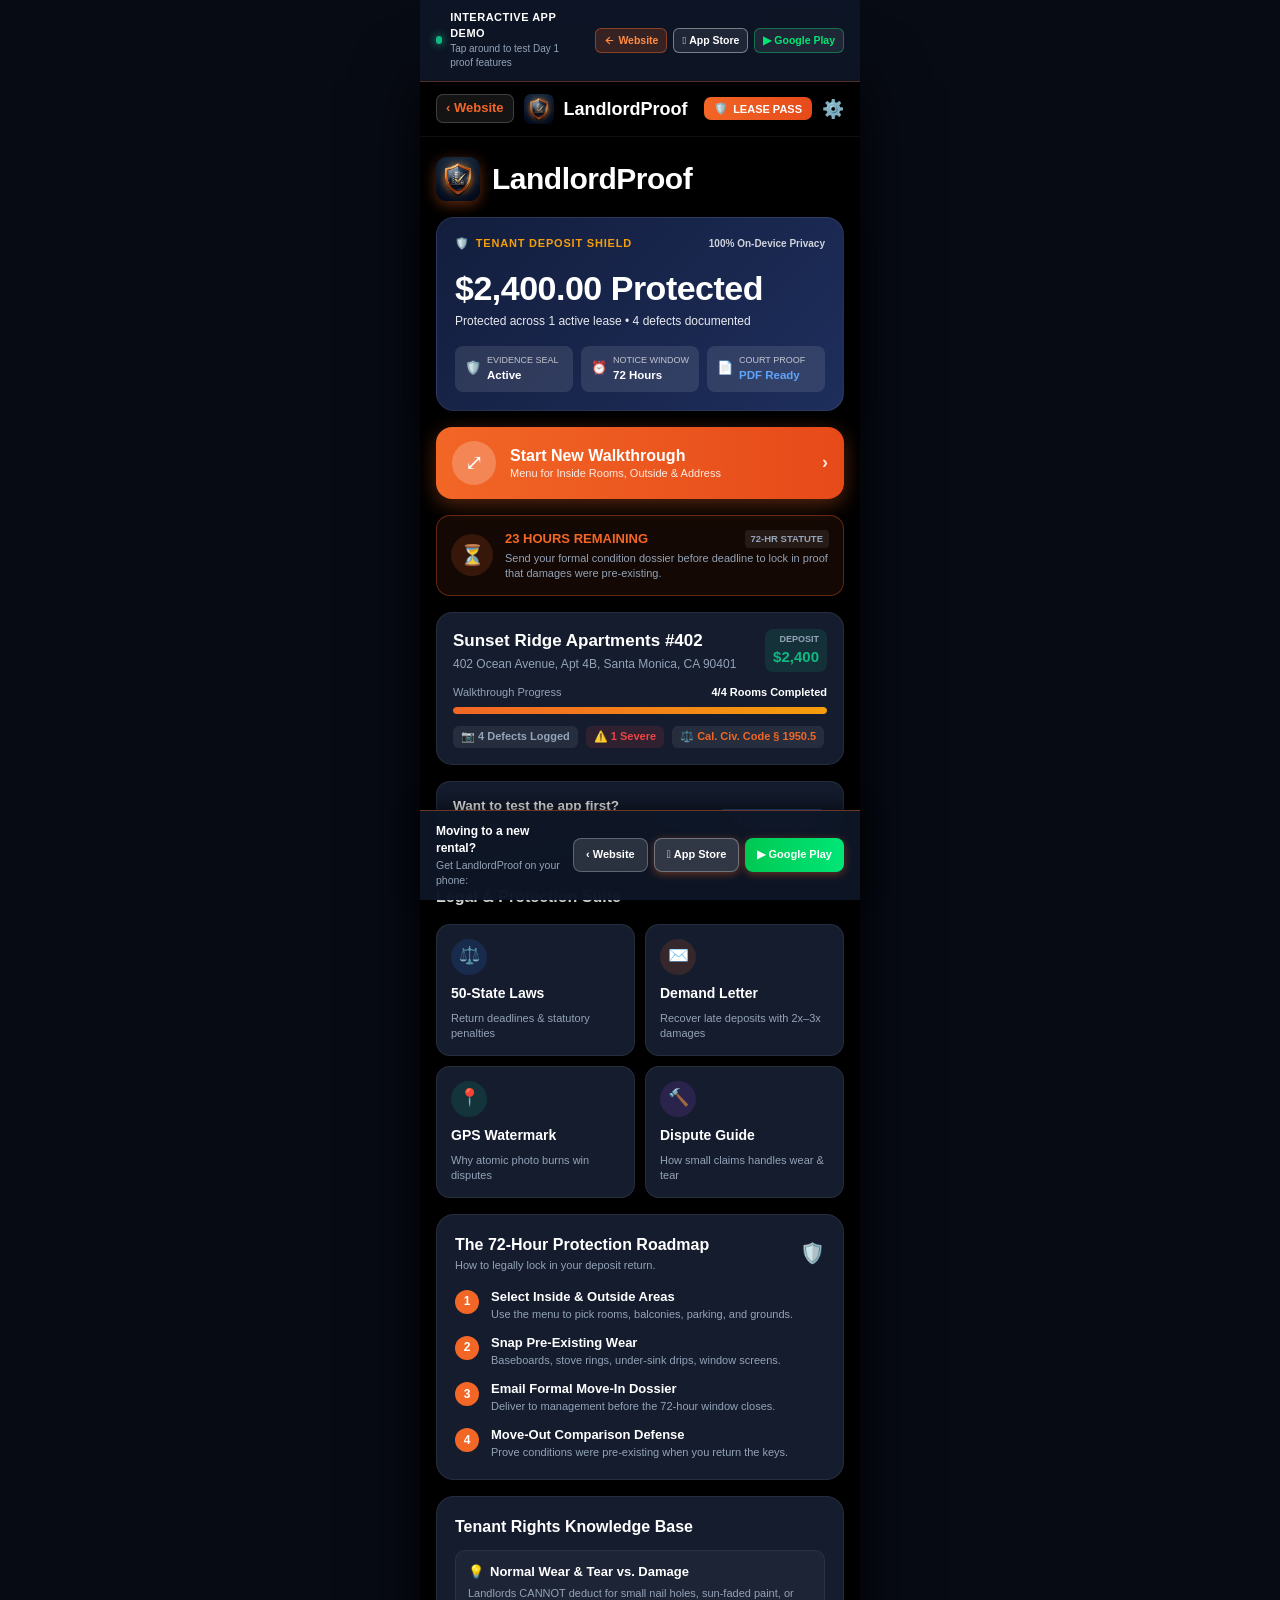
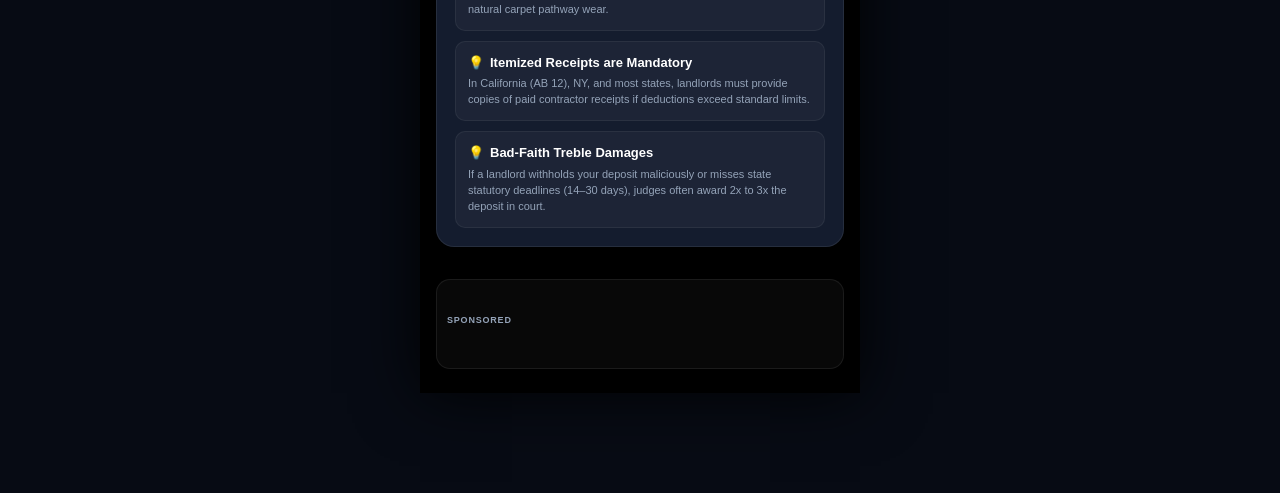
<file: app/index.html>
<!DOCTYPE html>
<html lang="en">
<head>
  <meta charset="UTF-8">
  <meta name="viewport" content="width=device-width, initial-scale=1.0, maximum-scale=1.0, user-scalable=no">
  <title>LandlordProof • Interactive App Demo | Move-In & Move-Out Evidence Vault</title>
  <meta name="description" content="Experience LandlordProof live in your browser: explore pre-existing defect walkthroughs, watermark evidence photos with GPS/timestamps, check 50-state deposit return laws, and generate small-claims court dossiers.">
  <link rel="icon" type="image/png" href="assets/favicon.png">
  <link rel="apple-touch-icon" href="assets/apple-touch-icon.png">
  <link rel="stylesheet" href="styles.css">
  
  <!-- Google AdSense -->
  <script async src="https://pagead2.googlesyndication.com/pagead/js/adsbygoogle.js?client=ca-pub-8266340741180240" crossorigin="anonymous"></script>

  <style>
/* ==========================================================================
       LandlordProof Interactive Web Demo & Conversion Styles
       ========================================================================== */
    :root {
      --bg: #000000;
      --card-bg: #141C2E;
      --card-border: rgba(255, 255, 255, 0.08);
      --card-border-hover: rgba(242, 102, 38, 0.4);
      --accent: #F26626;
      --accent-gradient: linear-gradient(90deg, #F26626 0%, #E64A19 100%);
      --shield-gradient: linear-gradient(135deg, #131E3D 0%, #1E2E5C 100%);
      --navy-gradient: linear-gradient(90deg, #1A2647 0%, #253765 100%);
      --gold: #F59E0B;
      --blue: #3B82F6;
      --green: #10B981;
      --purple: #A855F7;
      --text: #FFFFFF;
      --text-muted: #94A3B8;
      --radius-sm: 8px;
      --radius-md: 14px;
      --radius-lg: 18px;
      --radius-full: 9999px;
    }

    * { box-sizing: border-box; margin: 0; padding: 0; -webkit-tap-highlight-color: transparent; }

    body {
      font-family: -apple-system, BlinkMacSystemFont, "SF Pro Text", "SF Pro Display", "Segoe UI", Roboto, sans-serif;
      background: #070B14;
      color: #FFFFFF;
      line-height: 1.45;
      min-height: 100vh;
      display: flex;
      flex-direction: column;
      align-items: center;
      -webkit-font-smoothing: antialiased;
      padding: 0 0 100px;
    }

    /* Top Floating Demo Explainer Header */
    .demo-top-bar {
      width: 100%;
      max-width: 440px;
      background: rgba(14, 22, 38, 0.95);
      backdrop-filter: blur(16px);
      -webkit-backdrop-filter: blur(16px);
      border-bottom: 1px solid rgba(242, 102, 38, 0.3);
      padding: 10px 16px;
      display: flex;
      align-items: center;
      justify-content: space-between;
      gap: 12px;
      z-index: 101;
    }

    .demo-indicator {
      display: flex;
      align-items: center;
      gap: 8px;
    }

    .pulse-dot {
      width: 8px;
      height: 8px;
      background: #10B981;
      border-radius: var(--radius-full);
      box-shadow: 0 0 8px #10B981;
      animation: pulse 1.8s infinite;
    }

    @keyframes pulse {
      0% { transform: scale(0.95); box-shadow: 0 0 0 0 rgba(16, 185, 129, 0.7); }
      70% { transform: scale(1.1); box-shadow: 0 0 0 6px rgba(16, 185, 129, 0); }
      100% { transform: scale(0.95); box-shadow: 0 0 0 0 rgba(16, 185, 129, 0); }
    }

    .demo-tagline {
      font-size: 11px;
      font-weight: 800;
      color: #FFFFFF;
      letter-spacing: 0.5px;
      text-transform: uppercase;
    }

    .demo-subtag {
      font-size: 10px;
      color: var(--text-muted);
    }

    .demo-store-pills {
      display: flex;
      gap: 6px;
    }

    .store-badge-mini {
      background: rgba(255, 255, 255, 0.08);
      border: 1px solid rgba(255, 255, 255, 0.15);
      color: #FFFFFF;
      font-size: 10.5px;
      font-weight: 700;
      padding: 4px 8px;
      border-radius: 6px;
      text-decoration: none;
      transition: all 0.15s;
      white-space: nowrap;
    }
    .store-badge-mini:hover {
      background: var(--accent);
      border-color: var(--accent);
    }
    .back-to-site-pill {
      background: rgba(242, 102, 38, 0.18) !important;
      border: 1px solid rgba(242, 102, 38, 0.45) !important;
      color: #FF8C42 !important;
      font-weight: 800 !important;
      display: inline-flex !important;
      align-items: center !important;
    }
    .back-to-site-pill:hover {
      background: rgba(242, 102, 38, 0.35) !important;
      color: #FFFFFF !important;
    }
    .toolbar-website-btn {
      display: inline-flex;
      align-items: center;
      gap: 3px;
      background: rgba(255, 255, 255, 0.08);
      border: 1px solid rgba(255, 255, 255, 0.18);
      color: var(--accent);
      padding: 4px 9px;
      border-radius: 7px;
      font-size: 13px;
      font-weight: 700;
      text-decoration: none;
      transition: all 0.15s;
    }
    .toolbar-website-btn:hover {
      background: rgba(242, 102, 38, 0.22);
      color: #FFFFFF;
    }
    .dock-btn-site {
      background: rgba(255, 255, 255, 0.12) !important;
      color: #FFFFFF !important;
      border: 1px solid rgba(255, 255, 255, 0.25) !important;
      box-shadow: none !important;
    }
    .dock-btn-site:hover {
      background: rgba(255, 255, 255, 0.22) !important;
    }

    /* iPhone Frame Shell */
    .iphone-shell {
      width: 100%;
      max-width: 440px;
      min-height: 100vh;
      background: #000000;
      display: flex;
      flex-direction: column;
      position: relative;
      box-shadow: 0 0 60px rgba(0, 0, 0, 0.9);
    }

    /* Navigation Toolbar */
    .app-toolbar {
      display: flex;
      align-items: center;
      justify-content: space-between;
      padding: 12px 16px;
      position: sticky;
      top: 0;
      background: rgba(0, 0, 0, 0.92);
      backdrop-filter: blur(20px);
      -webkit-backdrop-filter: blur(20px);
      z-index: 100;
      border-bottom: 1px solid rgba(255, 255, 255, 0.06);
      min-height: 54px;
    }

    .toolbar-left { display: flex; align-items: center; gap: 10px; }
    .nav-back-btn {
      display: none;
      align-items: center;
      gap: 4px;
      font-size: 15px;
      font-weight: 700;
      color: var(--accent);
      cursor: pointer;
      background: transparent;
      border: none;
      padding: 0;
    }
    .toolbar-logo-icon { width: 30px; height: 30px; border-radius: 7px; object-fit: cover; }
    .toolbar-app-name { font-size: 18px; font-weight: 800; color: #FFFFFF; white-space: nowrap; overflow: hidden; text-overflow: ellipsis; max-width: 220px; }
    .toolbar-right { display: flex; align-items: center; gap: 10px; }
    .lease-pass-pill {
      display: inline-flex;
      align-items: center;
      gap: 5px;
      background: var(--accent-gradient);
      color: #FFFFFF;
      font-size: 11px;
      font-weight: 800;
      padding: 5px 10px;
      border-radius: 7px;
      border: none;
      cursor: pointer;
    }
    .gear-btn { background: transparent; border: none; color: #FFFFFF; font-size: 18px; cursor: pointer; }

    /* Screen Views */
    .screen-container { display: none; padding: 16px; flex-direction: column; gap: 16px; }
    .screen-container.active { display: flex; }

    /* Cards & Components */
    .brand-hero-title { display: flex; align-items: center; gap: 12px; padding-top: 4px; }
    .brand-hero-icon { width: 44px; height: 44px; border-radius: 11px; object-fit: cover; box-shadow: 0 4px 14px rgba(242, 102, 38, 0.4); }
    .brand-hero-text { font-size: 30px; font-weight: 900; color: #FFFFFF; letter-spacing: -0.5px; }

    .shield-metric-card {
      background: var(--shield-gradient);
      border-radius: var(--radius-lg);
      padding: 18px;
      box-shadow: 0 10px 30px rgba(0, 0, 0, 0.4);
      display: flex;
      flex-direction: column;
      gap: 12px;
      border: 1px solid rgba(255, 255, 255, 0.08);
    }
    .shield-header-row { display: flex; align-items: center; justify-content: space-between; }
    .shield-gold-label { display: flex; align-items: center; gap: 6px; font-size: 11px; font-weight: 900; color: var(--gold); letter-spacing: 0.8px; text-transform: uppercase; }
    .shield-privacy-tag { font-size: 10px; font-weight: 600; color: rgba(255, 255, 255, 0.8); }
    .shield-amount-big { font-size: 34px; font-weight: 900; color: #FFFFFF; letter-spacing: -0.5px; }
    .shield-amount-sub { font-size: 12px; font-weight: 500; color: rgba(255, 255, 255, 0.9); line-height: 1.4; }
    .shield-badges-row { display: grid; grid-template-columns: repeat(3, 1fr); gap: 8px; margin-top: 4px; }
    .metric-badge-box { background: rgba(255, 255, 255, 0.1); border-radius: var(--radius-sm); padding: 8px 10px; display: flex; align-items: center; gap: 6px; }
    .metric-badge-icon { font-size: 13px; color: var(--gold); }
    .metric-badge-texts { display: flex; flex-direction: column; }
    .metric-badge-title { font-size: 9px; font-weight: 500; color: rgba(255, 255, 255, 0.7); text-transform: uppercase; }
    .metric-badge-val { font-size: 11.5px; font-weight: 800; color: #FFFFFF; }

    .btn-start-walkthrough {
      background: var(--accent-gradient);
      border-radius: 16px;
      padding: 14px 16px;
      display: flex;
      align-items: center;
      gap: 14px;
      color: #FFFFFF;
      text-decoration: none;
      box-shadow: 0 6px 20px rgba(242, 102, 38, 0.35);
      border: none;
      cursor: pointer;
      width: 100%;
      text-align: left;
    }
    .walkthrough-circle-icon { width: 44px; height: 44px; border-radius: var(--radius-full); background: rgba(255, 255, 255, 0.22); display: flex; align-items: center; justify-content: center; font-size: 22px; flex-shrink: 0; }
    .walkthrough-texts { flex: 1; display: flex; flex-direction: column; gap: 2px; }
    .walkthrough-main-title { font-size: 16px; font-weight: 800; color: #FFFFFF; }
    .walkthrough-sub-title { font-size: 11px; font-weight: 500; color: rgba(255, 255, 255, 0.88); }
    .walkthrough-arrow { font-size: 18px; font-weight: 800; color: rgba(255, 255, 255, 0.85); }

    .countdown-banner {
      background: rgba(242, 102, 38, 0.08);
      border: 1px solid rgba(242, 102, 38, 0.35);
      border-radius: 14px;
      padding: 14px;
      display: flex;
      align-items: center;
      gap: 12px;
    }
    .countdown-banner-icon { width: 42px; height: 42px; border-radius: var(--radius-full); background: rgba(242, 102, 38, 0.16); display: flex; align-items: center; justify-content: center; font-size: 20px; color: var(--accent); flex-shrink: 0; }
    .countdown-banner-texts { flex: 1; display: flex; flex-direction: column; gap: 3px; }
    .countdown-header-line { display: flex; align-items: center; justify-content: space-between; }
    .countdown-header-line h5 { font-size: 13px; font-weight: 900; color: var(--accent); }
    .statute-badge { font-size: 9.5px; font-weight: 800; background: rgba(255, 255, 255, 0.08); padding: 2px 6px; border-radius: 4px; color: var(--text-muted); }
    .countdown-desc { font-size: 11px; color: var(--text-muted); line-height: 1.35; }

    .property-card {
      background: #141C2E;
      border: 1px solid var(--card-border);
      border-radius: 16px;
      padding: 16px;
      display: flex;
      flex-direction: column;
      gap: 12px;
      cursor: pointer;
      transition: border-color 0.15s;
    }
    .property-card:hover { border-color: var(--card-border-hover); }
    .property-card-top { display: flex; align-items: flex-start; justify-content: space-between; }
    .property-card-name { font-size: 17px; font-weight: 800; color: #FFFFFF; }
    .property-card-addr { font-size: 12px; color: var(--text-muted); margin-top: 2px; }
    .property-card-deposit { text-align: right; background: rgba(16, 185, 129, 0.12); border-radius: 8px; padding: 4px 8px; }
    .deposit-label { font-size: 9px; font-weight: 800; color: var(--text-muted); text-transform: uppercase; }
    .deposit-val { font-size: 15px; font-weight: 900; color: var(--green); }
    .progress-bar-wrap { display: flex; flex-direction: column; gap: 6px; }
    .progress-labels { display: flex; justify-content: space-between; font-size: 11px; color: var(--text-muted); }
    .progress-track { height: 7px; background: rgba(255, 255, 255, 0.1); border-radius: var(--radius-full); overflow: hidden; }
    .progress-fill { height: 100%; background: linear-gradient(90deg, var(--accent) 0%, var(--gold) 100%); border-radius: var(--radius-full); }
    .property-badge-row { display: flex; gap: 8px; flex-wrap: wrap; }
    .pill-stat { font-size: 11px; font-weight: 600; background: rgba(255, 255, 255, 0.08); padding: 3px 8px; border-radius: 6px; color: var(--text-muted); display: inline-flex; align-items: center; gap: 4px; }

    .demo-helper-card {
      background: #141C2E;
      border-radius: 14px;
      padding: 14px 16px;
      display: flex;
      align-items: center;
      justify-content: space-between;
      gap: 12px;
      border: 1px solid var(--card-border);
    }
    .demo-texts h4 { font-size: 13.5px; font-weight: 800; color: #FFFFFF; margin-bottom: 2px; }
    .demo-texts p { font-size: 11px; color: var(--text-muted); }
    .btn-load-demo { background: rgba(59, 130, 246, 0.15); color: #60A5FA; border: 1px solid rgba(59, 130, 246, 0.35); border-radius: var(--radius-sm); padding: 6px 12px; font-size: 12px; font-weight: 800; cursor: pointer; display: inline-flex; align-items: center; gap: 4px; white-space: nowrap; }

    .section-header-title { font-size: 16px; font-weight: 800; color: #FFFFFF; margin-top: 4px; }
    .legal-tools-grid { display: grid; grid-template-columns: 1fr 1fr; gap: 10px; }
    .tool-tile { background: #141C2E; border-radius: 14px; padding: 14px; border: 1px solid var(--card-border); display: flex; flex-direction: column; gap: 8px; cursor: pointer; transition: all 0.15s; text-align: left; }
    .tool-tile:hover { border-color: rgba(242, 102, 38, 0.35); transform: translateY(-1px); }
    .tool-icon-circle { width: 36px; height: 36px; border-radius: var(--radius-full); display: flex; align-items: center; justify-content: center; font-size: 17px; }
    .tool-title { font-size: 14px; font-weight: 800; color: #FFFFFF; }
    .tool-subtitle { font-size: 11px; color: var(--text-muted); line-height: 1.35; }

    /* Property Detail Components */
    .lease-status-banner { display: flex; align-items: center; gap: 10px; background: #141C2E; border-radius: 12px; padding: 12px 14px; border: 1px solid var(--card-border); }
    .lease-status-icon { font-size: 18px; color: var(--green); }
    .lease-status-title { font-size: 13px; font-weight: 800; color: #FFFFFF; }
    .lease-status-sub { font-size: 11px; color: var(--text-muted); }

    .dossier-actions-col { display: flex; flex-direction: column; gap: 10px; }
    .btn-dossier-navy { background: var(--navy-gradient); border-radius: 12px; padding: 14px 16px; display: flex; align-items: center; justify-content: space-between; color: #FFFFFF; text-decoration: none; font-size: 14px; font-weight: 800; border: 1px solid rgba(255, 255, 255, 0.08); cursor: pointer; }
    .btn-dossier-orange { background: var(--accent-gradient); border-radius: 12px; padding: 14px 16px; display: flex; align-items: center; justify-content: space-between; color: #FFFFFF; text-decoration: none; font-size: 14px; font-weight: 800; border: none; cursor: pointer; }

    .rooms-list-card { display: flex; flex-direction: column; gap: 12px; }
    .rooms-section-header { display: flex; align-items: center; justify-content: space-between; }
    .room-nav-row { background: #141C2E; border-radius: 14px; padding: 14px; display: flex; align-items: center; gap: 14px; cursor: pointer; border: 1px solid var(--card-border); }
    .room-circle-avatar { width: 44px; height: 44px; border-radius: var(--radius-full); display: flex; align-items: center; justify-content: center; font-size: 18px; }
    .room-circle-avatar.completed { background: rgba(16, 185, 129, 0.15); color: var(--green); }
    .room-circle-avatar.pending { background: rgba(255, 255, 255, 0.08); color: #FFFFFF; }
    .room-nav-texts { flex: 1; }
    .room-nav-title { font-size: 15.5px; font-weight: 700; color: #FFFFFF; }
    .room-nav-sub { font-size: 12px; color: var(--text-muted); margin-top: 2px; }

    /* Room Detail Components */
    .room-header-toggle-box { background: #141C2E; border-radius: 14px; padding: 16px; display: flex; align-items: center; justify-content: space-between; border: 1px solid var(--card-border); }
    .room-title-lg { font-size: 20px; font-weight: 800; color: #FFFFFF; }
    .btn-toggle-completed { display: inline-flex; align-items: center; gap: 6px; padding: 8px 14px; border-radius: var(--radius-sm); font-size: 13px; font-weight: 700; cursor: pointer; border: none; }
    .btn-toggle-completed.done { background: rgba(16, 185, 129, 0.15); color: var(--green); }
    .btn-toggle-completed.pending { background: rgba(255, 255, 255, 0.08); color: var(--text-muted); }

    .traps-scroller-wrap { display: flex; flex-direction: column; gap: 8px; }
    .traps-header-line { display: flex; align-items: center; gap: 6px; font-size: 13px; font-weight: 800; color: #FFFFFF; }
    .traps-scroll-row { display: flex; gap: 10px; overflow-x: auto; padding-bottom: 6px; scrollbar-width: none; }
    .traps-scroll-row::-webkit-scrollbar { display: none; }
    .trap-pill-chip { background: #141C2E; border: 1px solid rgba(255, 255, 255, 0.12); border-radius: 10px; padding: 10px 14px; display: inline-flex; align-items: center; gap: 8px; white-space: nowrap; cursor: pointer; color: #FFFFFF; font-size: 13px; font-weight: 600; flex-shrink: 0; }
    .trap-pill-chip:hover { border-color: var(--accent); background: #1E293B; }

    .defect-card { background: #141C2E; border: 1px solid var(--card-border); border-radius: 14px; padding: 14px; display: flex; flex-direction: column; gap: 8px; }
    .defect-top-row { display: flex; align-items: center; justify-content: space-between; }
    .defect-pill-badge { font-size: 10px; font-weight: 900; padding: 2px 7px; border-radius: var(--radius-full); text-transform: uppercase; }
    .defect-pill-badge.SEVERE { background: rgba(239, 68, 68, 0.15); color: #EF4444; }
    .defect-pill-badge.MODERATE { background: rgba(245, 158, 11, 0.15); color: #F59E0B; }
    .defect-pill-badge.MINOR { background: rgba(16, 185, 129, 0.15); color: #10B981; }
    .defect-title-str { font-size: 15px; font-weight: 700; color: #FFFFFF; }
    .defect-notes-str { font-size: 12px; color: var(--text-muted); line-height: 1.4; }
    .defect-bottom-row { display: flex; align-items: center; justify-content: space-between; padding-top: 8px; border-top: 1px solid rgba(255, 255, 255, 0.06); font-size: 11.5px; color: var(--text-muted); }

    .btn-primary { background: var(--accent-gradient); color: #FFFFFF; border: none; border-radius: var(--radius-sm); padding: 12px 18px; font-size: 14px; font-weight: 800; cursor: pointer; display: inline-flex; align-items: center; justify-content: center; gap: 6px; box-shadow: 0 4px 14px rgba(242, 102, 38, 0.35); }
    .btn-secondary { background: rgba(255, 255, 255, 0.08); border: 1px solid rgba(255, 255, 255, 0.12); color: #FFFFFF; border-radius: var(--radius-sm); padding: 10px 14px; font-size: 13px; font-weight: 700; cursor: pointer; display: inline-flex; align-items: center; justify-content: center; gap: 6px; }
    .btn-full { width: 100%; }

    .form-label { display: block; font-size: 11px; font-weight: 800; color: var(--text-muted); text-transform: uppercase; margin-bottom: 4px; }
    .form-input, .form-textarea, .form-select { width: 100%; background: #0E1626; border: 1px solid rgba(255, 255, 255, 0.15); border-radius: var(--radius-sm); color: #FFFFFF; padding: 10px 12px; font-size: 13.5px; outline: none; margin-bottom: 12px; }

    /* ==========================================================================
       BOTTOM FLOATING CONVERSION DOCK (DOWNLOAD THE APP CALL-TO-ACTION)
       ========================================================================== */
    .conversion-dock {
      position: fixed;
      bottom: 0;
      left: 50%;
      transform: translateX(-50%);
      width: 100%;
      max-width: 440px;
      background: rgba(14, 22, 38, 0.96);
      backdrop-filter: blur(20px);
      -webkit-backdrop-filter: blur(20px);
      border-top: 1.5px solid rgba(242, 102, 38, 0.4);
      padding: 12px 16px;
      display: flex;
      align-items: center;
      justify-content: space-between;
      gap: 12px;
      z-index: 999;
      box-shadow: 0 -4px 20px rgba(0, 0, 0, 0.6);
    }

    .dock-copy {
      display: flex;
      flex-direction: column;
    }

    .dock-title {
      font-size: 12px;
      font-weight: 800;
      color: #FFFFFF;
    }

    .dock-sub {
      font-size: 10.5px;
      color: var(--text-muted);
    }

    .dock-actions {
      display: flex;
      gap: 6px;
    }

    .dock-btn {
      background: var(--accent-gradient);
      color: #FFFFFF;
      font-size: 11px;
      font-weight: 800;
      padding: 8px 12px;
      border-radius: 8px;
      text-decoration: none;
      display: inline-flex;
      align-items: center;
      gap: 4px;
      white-space: nowrap;
      box-shadow: 0 2px 8px rgba(242, 102, 38, 0.4);
    }

    /* Print Styles */
    @media print {
      body { background: #fff !important; }
      .iphone-shell { box-shadow: none !important; max-width: 100% !important; }
      .demo-top-bar, .app-toolbar, .conversion-dock, .no-print, .btn-primary, .btn-secondary { display: none !important; }
      #court-dossier-body { background: #fff !important; color: #000 !important; }
    }
/* --- 72-Hour Protection Roadmap --- */
.roadmap-card {
  background: #141C2E;
  border: 1px solid var(--card-border);
  border-radius: var(--radius-lg);
  padding: 18px;
  display: flex;
  flex-direction: column;
  gap: 14px;
}
.roadmap-header {
  display: flex;
  justify-content: space-between;
  align-items: center;
}
.roadmap-title {
  font-size: 16px;
  font-weight: 800;
  color: #FFFFFF;
}
.roadmap-subtitle {
  font-size: 11px;
  color: var(--text-muted);
  margin-top: 2px;
}
.roadmap-step-row {
  display: flex;
  align-items: flex-start;
  gap: 12px;
}
.roadmap-step-num {
  width: 24px;
  height: 24px;
  border-radius: var(--radius-full);
  background: var(--accent);
  color: #FFFFFF;
  font-size: 12px;
  font-weight: 900;
  display: flex;
  align-items: center;
  justify-content: center;
  flex-shrink: 0;
  margin-top: 2px;
}
.roadmap-step-title {
  font-size: 13px;
  font-weight: 800;
  color: #FFFFFF;
}
.roadmap-step-desc {
  font-size: 11px;
  color: var(--text-muted);
  line-height: 1.4;
}

/* --- Tenant Rights Knowledge Base --- */
.knowledge-card {
  background: #141C2E;
  border: 1px solid var(--card-border);
  border-radius: var(--radius-lg);
  padding: 18px;
  display: flex;
  flex-direction: column;
  gap: 12px;
}
.knowledge-title {
  font-size: 16px;
  font-weight: 800;
  color: #FFFFFF;
}
.knowledge-tip-box {
  background: rgba(255, 255, 255, 0.04);
  border: 1px solid rgba(255, 255, 255, 0.06);
  border-radius: 10px;
  padding: 12px;
  display: flex;
  flex-direction: column;
  gap: 4px;
}
.knowledge-tip-header {
  display: flex;
  align-items: center;
  gap: 6px;
  font-size: 13px;
  font-weight: 800;
  color: #FFFFFF;
}
.knowledge-tip-body {
  font-size: 11px;
  color: var(--text-muted);
  line-height: 1.45;
}

/* --- GPS Watermark Specimen Card --- */
.watermark-specimen-box {
  background: #0B1120;
  border: 1px solid rgba(242, 102, 38, 0.4);
  border-radius: 14px;
  overflow: hidden;
  box-shadow: 0 8px 24px rgba(0, 0, 0, 0.6);
}
.watermark-specimen-banner {
  background: rgba(7, 11, 20, 0.95);
  border-top: 2px solid var(--accent);
  padding: 12px 14px;
  display: flex;
  flex-direction: column;
  gap: 4px;
  font-size: 11px;
}

/* --- Google AdSense Banner In Web App --- */
.web-ad-banner-wrapper {
  margin: 16px 0 8px;
  padding: 10px;
  background: rgba(255, 255, 255, 0.03);
  border: 1px solid rgba(255, 255, 255, 0.08);
  border-radius: var(--radius-md);
  text-align: center;
  overflow: hidden;
  min-height: 90px;
  display: flex;
  flex-direction: column;
  align-items: center;
  justify-content: center;
}
.web-ad-tag {
  font-size: 9px;
  font-weight: 700;
  letter-spacing: 0.8px;
  color: var(--text-muted);
  text-transform: uppercase;
  margin-bottom: 6px;
  align-self: flex-start;
}
  </style>
</head>
<body>

  <!-- Top Floating Interactive Demo Bar -->
  <div class="demo-top-bar">
    <div class="demo-indicator">
      <span class="pulse-dot"></span>
      <div>
        <div class="demo-tagline">Interactive App Demo</div>
        <div class="demo-subtag">Tap around to test Day 1 proof features</div>
      </div>
    </div>
    <div class="demo-store-pills">
      <a href="/" class="store-badge-mini back-to-site-pill" title="Return to LandlordProof Website">
        <svg width="11" height="11" viewBox="0 0 24 24" fill="none" stroke="currentColor" stroke-width="2.5" stroke-linecap="round" stroke-linejoin="round" style="margin-right: 3px; display: inline-block; vertical-align: -1px;"><line x1="19" y1="12" x2="5" y2="12"></line><polyline points="12 19 5 12 12 5"></polyline></svg>Website
      </a>
      <a href="https://apps.apple.com/app/landlordproof/id6829143771" target="_blank" rel="noopener noreferrer" class="store-badge-mini" style="color: #fff; border-color: rgba(255,255,255,0.4);" title="Download on Apple App Store"> App Store</a>
      <a href="https://play.google.com/store/apps/details?id=com.landlordproof.app" target="_blank" rel="noopener noreferrer" class="store-badge-mini" style="color: #00E676; border-color: rgba(0,230,118,0.4);" title="Get on Google Play">▶ Google Play</a>
    </div>
  </div>

  <!-- Native iPhone Shell Frame -->
  <div class="iphone-shell">

    <!-- Top Navigation Toolbar (With Dynamic iOS Back Button) -->
    <header class="app-toolbar">
      <div class="toolbar-left">
        <a id="toolbar-website-link" href="/" class="toolbar-website-btn" title="Return to Website">‹ Website</a>
        <button id="nav-back-btn" class="nav-back-btn" onclick="goBack()">‹ Back</button>
        <img id="toolbar-logo-img" src="assets/logo.png" onerror="this.onerror=null; this.src='/assets/logo.png';" alt="LandlordProof" class="toolbar-logo-icon">
        <span id="toolbar-title" class="toolbar-app-name">LandlordProof</span>
      </div>

      <div class="toolbar-right">
        <button class="lease-pass-pill" onclick="navigateTo('screen-paywall')">
          <span>🛡️</span>
          <span>LEASE PASS</span>
        </button>
        <button class="gear-btn" onclick="navigateTo('screen-settings')" title="Settings & Backup">
          ⚙️
        </button>
      </div>
    </header>

    <!-- ===================================================================
         SCREEN 1: MAIN DASHBOARD (EXACT MATCH TO IPHONE SCREEN)
         =================================================================== -->
    <div id="screen-dashboard" class="screen-container active">

      <!-- Hero Title -->
      <div class="brand-hero-title">
        <img src="assets/logo.png" onerror="this.onerror=null; this.src='/assets/logo.png';" alt="LandlordProof" class="brand-hero-icon">
        <span class="brand-hero-text">LandlordProof</span>
      </div>

      <!-- Card 1: Tenant Deposit Shield -->
      <div class="shield-metric-card">
        <div class="shield-header-row">
          <div class="shield-gold-label">
            <span>🛡️</span>
            <span>TENANT DEPOSIT SHIELD</span>
          </div>
          <div class="shield-privacy-tag">100% On-Device Privacy</div>
        </div>

        <div class="shield-amount-row">
          <div class="shield-amount-big" id="dash-shield-amount">$2,400.00 Protected</div>
          <div class="shield-amount-sub" id="dash-shield-sub">
            Protected across 1 active lease • 4 defects documented
          </div>
        </div>

        <div class="shield-badges-row">
          <div class="metric-badge-box">
            <span class="metric-badge-icon">🛡️</span>
            <div class="metric-badge-texts">
              <span class="metric-badge-title">Evidence Seal</span>
              <span class="metric-badge-val" id="dash-seal-val">Active</span>
            </div>
          </div>

          <div class="metric-badge-box">
            <span class="metric-badge-icon">⏰</span>
            <div class="metric-badge-texts">
              <span class="metric-badge-title">Notice Window</span>
              <span class="metric-badge-val">72 Hours</span>
            </div>
          </div>

          <div class="metric-badge-box" onclick="navigateTo('screen-dossier')" style="cursor: pointer;">
            <span class="metric-badge-icon">📄</span>
            <div class="metric-badge-texts">
              <span class="metric-badge-title">Court Proof</span>
              <span class="metric-badge-val" style="color: #60A5FA;">PDF Ready</span>
            </div>
          </div>
        </div>
      </div>

      <!-- Action Button: Start New Walkthrough -->
      <button class="btn-start-walkthrough" onclick="navigateTo('screen-property')">
        <div class="walkthrough-circle-icon">⤢</div>
        <div class="walkthrough-texts">
          <span class="walkthrough-main-title">Start New Walkthrough</span>
          <span class="walkthrough-sub-title">Menu for Inside Rooms, Outside & Address</span>
        </div>
        <span class="walkthrough-arrow">&rsaquo;</span>
      </button>

      <!-- 72-Hour Notice Countdown Banner -->
      <div class="countdown-banner">
        <div class="countdown-banner-icon">⏳</div>
        <div class="countdown-banner-texts">
          <div class="countdown-header-line">
            <h5 id="dash-countdown-header">23 HOURS REMAINING</h5>
            <span class="statute-badge">72-HR STATUTE</span>
          </div>
          <p class="countdown-desc">
            Send your formal condition dossier before deadline to lock in proof that damages were pre-existing.
          </p>
        </div>
      </div>

      <!-- Active Rental Property Card -->
      <div class="property-card" onclick="navigateTo('screen-property')">
        <div class="property-card-top">
          <div>
            <h4 class="property-card-name" id="dash-card-name">Sunset Ridge Apartments #402</h4>
            <p class="property-card-addr" id="dash-card-addr">402 Ocean Avenue, Apt 4B, Santa Monica, CA 90401</p>
          </div>
          <div class="property-card-deposit">
            <div class="deposit-label">DEPOSIT</div>
            <div class="deposit-val" id="dash-card-deposit">$2,400</div>
          </div>
        </div>

        <div class="progress-bar-wrap">
          <div class="progress-labels">
            <span>Walkthrough Progress</span>
            <span style="font-weight: 800; color: #FFFFFF;" id="dash-card-rooms-count">4/4 Rooms Completed</span>
          </div>
          <div class="progress-track">
            <div class="progress-fill" id="dash-progress-fill" style="width: 100%;"></div>
          </div>
        </div>

        <div class="property-badge-row">
          <span class="pill-stat" id="dash-defects-pill">📷 4 Defects Logged</span>
          <span class="pill-stat" style="color: #EF4444; background: rgba(239, 68, 68, 0.12);" id="dash-severe-pill">⚠️ 1 Severe</span>
          <span class="pill-stat" style="color: var(--accent);" id="dash-statute-pill">⚖️ CA Civil Code § 1950.5</span>
        </div>
      </div>

      


      <!-- Demo Helper Card -->
      <div class="demo-helper-card">
        <div class="demo-texts">
          <h4>Want to test the app first?</h4>
          <p>Load a pre-configured apartment with sample stamped photos.</p>
        </div>
        <button class="btn-load-demo" onclick="resetToDemo()">
          <span>✨</span>
          <span>Load Demo</span>
        </button>
      </div>

      <!-- Legal & Protection Suite (2x2 Grid) -->
      <h3 class="section-header-title">Legal & Protection Suite</h3>
      <div class="legal-tools-grid">
        <div class="tool-tile" onclick="navigateTo('screen-laws')">
          <div class="tool-icon-circle" style="background: rgba(59, 130, 246, 0.15); color: #3B82F6;">⚖️</div>
          <div class="tool-title">50-State Laws</div>
          <div class="tool-subtitle">Return deadlines & statutory penalties</div>
        </div>

        <div class="tool-tile" onclick="navigateTo('screen-demand')">
          <div class="tool-icon-circle" style="background: rgba(242, 102, 38, 0.15); color: #F26626;">✉️</div>
          <div class="tool-title">Demand Letter</div>
          <div class="tool-subtitle">Recover late deposits with 2x–3x damages</div>
        </div>

        <div class="tool-tile" onclick="navigateTo('screen-watermark')">
          <div class="tool-icon-circle" style="background: rgba(16, 185, 129, 0.15); color: #10B981;">📍</div>
          <div class="tool-title">GPS Watermark</div>
          <div class="tool-subtitle">Why atomic photo burns win disputes</div>
        </div>

        <div class="tool-tile" onclick="navigateTo('screen-dispute')">
          <div class="tool-icon-circle" style="background: rgba(168, 85, 247, 0.15); color: #A855F7;">🔨</div>
          <div class="tool-title">Dispute Guide</div>
          <div class="tool-subtitle">How small claims handles wear & tear</div>
        </div>
      </div>

    
      <!-- The 72-Hour Protection Roadmap -->
      <div class="roadmap-card">
        <div class="roadmap-header">
          <div>
            <div class="roadmap-title">The 72-Hour Protection Roadmap</div>
            <div class="roadmap-subtitle">How to legally lock in your deposit return.</div>
          </div>
          <span style="font-size: 20px; color: var(--accent);">🛡️</span>
        </div>

        <div style="display: flex; flex-direction: column; gap: 12px;">
          <div class="roadmap-step-row">
            <div class="roadmap-step-num">1</div>
            <div class="roadmap-step-content">
              <div class="roadmap-step-title">Select Inside & Outside Areas</div>
              <div class="roadmap-step-desc">Use the menu to pick rooms, balconies, parking, and grounds.</div>
            </div>
          </div>

          <div class="roadmap-step-row">
            <div class="roadmap-step-num">2</div>
            <div class="roadmap-step-content">
              <div class="roadmap-step-title">Snap Pre-Existing Wear</div>
              <div class="roadmap-step-desc">Baseboards, stove rings, under-sink drips, window screens.</div>
            </div>
          </div>

          <div class="roadmap-step-row">
            <div class="roadmap-step-num">3</div>
            <div class="roadmap-step-content">
              <div class="roadmap-step-title">Email Formal Move-In Dossier</div>
              <div class="roadmap-step-desc">Deliver to management before the 72-hour window closes.</div>
            </div>
          </div>

          <div class="roadmap-step-row">
            <div class="roadmap-step-num">4</div>
            <div class="roadmap-step-content">
              <div class="roadmap-step-title">Move-Out Comparison Defense</div>
              <div class="roadmap-step-desc">Prove conditions were pre-existing when you return the keys.</div>
            </div>
          </div>
        </div>
      </div>

      <!-- Tenant Rights Knowledge Base -->
      <div class="knowledge-card">
        <div class="knowledge-title">Tenant Rights Knowledge Base</div>

        <div style="display: flex; flex-direction: column; gap: 10px;">
          <div class="knowledge-tip-box">
            <div class="knowledge-tip-header">
              <span style="color: var(--gold);">💡</span>
              <span>Normal Wear & Tear vs. Damage</span>
            </div>
            <div class="knowledge-tip-body">
              Landlords CANNOT deduct for small nail holes, sun-faded paint, or natural carpet pathway wear.
            </div>
          </div>

          <div class="knowledge-tip-box">
            <div class="knowledge-tip-header">
              <span style="color: var(--gold);">💡</span>
              <span>Itemized Receipts are Mandatory</span>
            </div>
            <div class="knowledge-tip-body">
              In California (AB 12), NY, and most states, landlords must provide copies of paid contractor receipts if deductions exceed standard limits.
            </div>
          </div>

          <div class="knowledge-tip-box">
            <div class="knowledge-tip-header">
              <span style="color: var(--gold);">💡</span>
              <span>Bad-Faith Treble Damages</span>
            </div>
            <div class="knowledge-tip-body">
              If a landlord withholds your deposit maliciously or misses state statutory deadlines (14–30 days), judges often award 2x to 3x the deposit in court.
            </div>
          </div>
        </div>
      </div>

      <!-- Web App Sponsor / Ad Banner (Matching Mobile App Banner Placement) -->
      <div class="web-ad-banner-wrapper no-print">
        <div class="web-ad-tag">SPONSORED</div>
        <ins class="adsbygoogle"
             style="display:block; width:100%;"
             data-ad-client="ca-pub-8266340741180240"
             data-ad-slot="auto"
             data-ad-format="auto"
             data-full-width-responsive="true"></ins>
        <script>
             (adsbygoogle = window.adsbygoogle || []).push({});
        </script>
      </div>

    </div>

    <!-- ===================================================================
         SCREEN 2: PROPERTY DETAIL VIEW (MATCHES PropertyDetailView.swift)
         =================================================================== -->
    <div id="screen-property" class="screen-container">

      <!-- Notice Window Countdown Banner -->
      <div class="countdown-banner">
        <div class="countdown-banner-icon">⏳</div>
        <div class="countdown-banner-texts">
          <div class="countdown-header-line">
            <h5 id="prop-detail-timer-header">23 HOURS REMAINING</h5>
            <span class="statute-badge">72-HR STATUTE</span>
          </div>
          <p class="countdown-desc">
            Send your formal condition dossier before deadline to lock in proof that damages were pre-existing.
          </p>
        </div>
      </div>

      <!-- Lease Pass Active Banner -->
      <div class="lease-status-banner">
        <span class="lease-status-icon">🛡️</span>
        <div>
          <div class="lease-status-title">Lease Pass Active</div>
          <div class="lease-status-sub">Full legal evidence & PDF dossiers unlocked for this tenancy.</div>
        </div>
      </div>

      <!-- Dual Action Dossier Buttons -->
      <div class="dossier-actions-col">
        <button class="btn-dossier-navy" onclick="navigateTo('screen-dossier')">
          <span style="display: flex; align-items: center; gap: 8px;">
            <span>📄</span>
            <span>Export Move-In PDF Dossier</span>
          </span>
          <span>&rsaquo;</span>
        </button>

        <button class="btn-dossier-orange" onclick="navigateTo('screen-dossier')">
          <span style="display: flex; align-items: center; gap: 8px;">
            <span>📷</span>
            <span>Export Move-Out Defense Dossier</span>
          </span>
          <span>&rsaquo;</span>
        </button>
      </div>

      <!-- Rooms Checklist Section -->
      <div class="rooms-list-card">
        <div class="rooms-section-header">
          <h3 style="font-size: 16px; font-weight: 800;" id="rooms-count-header">Rooms & Areas (4)</h3>
          <button class="btn-secondary" style="padding: 4px 10px; font-size: 12px;" onclick="openAddRoomPrompt()">+ Add Room</button>
        </div>

        <div id="property-rooms-list" style="display: flex; flex-direction: column; gap: 10px;">
          <!-- Rendered dynamically -->
        </div>
      </div>

      <!-- End-of-Lease Defense -->
      <div>
        <div style="font-size: 13px; font-weight: 700; color: var(--text-muted); margin-bottom: 8px; text-transform: uppercase;">
          End-of-Lease Defense
        </div>
        <div class="room-nav-row" onclick="navigateTo('screen-demand')">
          <div style="font-size: 22px; color: var(--accent);">✉️</div>
          <div class="room-nav-texts">
            <div style="font-size: 14px; font-weight: 700; color: #FFFFFF;">Generate Deposit Demand Letter</div>
            <div style="font-size: 11px; color: var(--text-muted);">Statutory notice for deposits withheld past deadline</div>
          </div>
          <span style="color: var(--text-muted);">&rsaquo;</span>
        </div>
      </div>

    </div>

    <!-- ===================================================================
         SCREEN 3: ROOM DETAIL VIEW (MATCHES RoomDetailView.swift)
         =================================================================== -->
    <div id="screen-room" class="screen-container">

      <!-- Room Completion Toggle Box -->
      <div class="room-header-toggle-box">
        <div>
          <h2 class="room-title-lg" id="room-detail-name">Kitchen</h2>
          <div style="font-size: 12.5px; color: var(--text-muted);" id="room-detail-sub">2 defects documented</div>
        </div>
        <button id="room-complete-btn" class="btn-toggle-completed done" onclick="toggleRoomCompleted()">
          <span>✓</span>
          <span>Completed</span>
        </button>
      </div>

      <!-- Top Landlord Deduction Traps Horizontal Scroller -->
      <div class="traps-scroller-wrap">
        <div class="traps-header-line">
          <span style="color: var(--accent);">🪤</span>
          <span>Top Landlord Deduction Traps</span>
        </div>
        <div class="traps-scroll-row" id="room-traps-row">
          <!-- Rendered dynamically -->
        </div>
      </div>

      <!-- Logged Flaws List -->
      <div style="display: flex; justify-content: space-between; align-items: center;">
        <h3 style="font-size: 15px; font-weight: 800;">Documented Flaws</h3>
        <button class="btn-primary" style="padding: 6px 12px; font-size: 12px;" onclick="openAddDefectView()">+ Log Flaw</button>
      </div>

      <div id="room-defects-list" style="display: flex; flex-direction: column; gap: 10px;">
        <!-- Rendered dynamically -->
      </div>

    </div>

    <!-- ===================================================================
         SCREEN 4: ADD DEFECT VIEW (MATCHES AddDefectView.swift)
         =================================================================== -->
    <div id="screen-add-defect" class="screen-container">
      <h2 style="font-size: 20px; font-weight: 800; color: #FFFFFF;">Log Pre-Existing Defect</h2>
      <p style="font-size: 12.5px; color: var(--text-muted);">Document flaw details to protect against deductions on move-out day.</p>

      <div>
        <label class="form-label">Flaw Description</label>
        <input type="text" id="defect-input-title" class="form-input" placeholder="e.g. Stove burner drip pans heavily stained">

        <label class="form-label">Category</label>
        <select id="defect-input-category" class="form-select">
          <option value="APPLIANCES">Appliances</option>
          <option value="PLUMBING">Plumbing</option>
          <option value="WALLS">Walls & Paint</option>
          <option value="FLOORING">Flooring & Carpet</option>
          <option value="WINDOWS">Windows & Blinds</option>
          <option value="DOORS">Doors & Locks</option>
          <option value="FIXTURES">Fixtures & Lighting</option>
          <option value="GENERAL">General Wear</option>
        </select>

        <label class="form-label">Severity Level</label>
        <select id="defect-input-severity" class="form-select">
          <option value="MINOR">Minor (Cosmetic)</option>
          <option value="MODERATE" selected>Moderate (Noticeable)</option>
          <option value="SEVERE">Severe (Major Damage)</option>
        </select>

        <label class="form-label">Estimated Repair Deduction ($)</label>
        <input type="number" id="defect-input-cost" class="form-input" value="75">

        <label class="form-label">Context / Notes for Landlord or Judge</label>
        <textarea id="defect-input-notes" class="form-textarea" placeholder="Detail where it is located and why it was pre-existing..."></textarea>
      </div>

      <button class="btn-primary btn-full" onclick="saveNewDefect()">Save Defect Record</button>
    </div>

    <!-- ===================================================================
         SCREEN 5: 50-STATE LAWS EXPLORER (MATCHES StateLawsListView.swift)
         =================================================================== -->
    <div id="screen-laws" class="screen-container">
      <h2 style="font-size: 20px; font-weight: 800; color: #FFFFFF;">50-State Tenant Rights</h2>
      <p style="font-size: 12.5px; color: var(--text-muted);">Statutory deposit return deadlines and penalty multipliers.</p>

      <input type="text" id="laws-search-box" class="form-input" placeholder="🔍 Search state name, code, or citation (e.g. CA, Texas, NY)...">

      <div id="state-laws-list" style="display: flex; flex-direction: column; gap: 10px;">
        <!-- Rendered dynamically -->
      </div>
    </div>

    <!-- ===================================================================
         SCREEN 6: FORMAL STATUTORY DEMAND LETTER (MATCHES DemandLetterView.swift)
         =================================================================== -->
    <div id="screen-demand" class="screen-container">
      <div style="display: flex; justify-content: space-between; align-items: center;">
        <h2 style="font-size: 20px; font-weight: 800; color: #FFFFFF;">Demand Letter</h2>
        <button class="btn-primary" style="padding: 6px 12px; font-size: 12px;" onclick="copyDemandLetter()">📋 Copy</button>
      </div>
      <p style="font-size: 12px; color: var(--text-muted);">Automatically populated with your state statute and statutory penalty warnings.</p>

      <textarea id="demand-letter-text" class="form-textarea" style="min-height: 420px; font-family: monospace; font-size: 11.5px;"></textarea>

      <button class="btn-secondary btn-full" onclick="window.print()">🖨️ Print Demand Letter</button>
    </div>

    <!-- ===================================================================
         SCREEN 7: COURTROOM EVIDENCE DOSSIER (MATCHES PDFPreviewView.swift)
         =================================================================== -->
    <div id="screen-dossier" class="screen-container">
      <div style="display: flex; justify-content: space-between; align-items: center;">
        <h2 style="font-size: 20px; font-weight: 800; color: #FFFFFF;">Court PDF Dossier</h2>
        <button class="btn-primary" style="padding: 6px 12px; font-size: 12px;" onclick="window.print()">🖨️ Print / Save PDF</button>
      </div>

      <div id="court-dossier-body" style="background: #FFFFFF; color: #111827; border-radius: 12px; padding: 20px; font-size: 12px;">
        <!-- Rendered dynamically -->
      </div>
    </div>

    <!-- ===================================================================
         SCREEN 8: SETTINGS & VAULT BACKUP (MATCHES SettingsView.swift)
         =================================================================== -->
    
    <!-- ===================================================================
         SCREEN: GPS WATERMARK SUITE (MATCHES CameraPickerView & LocationService)
         =================================================================== -->
    <div id="screen-watermark" class="screen-container">
      <div style="display: flex; justify-content: space-between; align-items: center;">
        <div>
          <h2 style="font-size: 20px; font-weight: 800; color: #FFFFFF;">GPS Watermark Suite</h2>
          <p style="font-size: 12px; color: var(--text-muted);">Indelible bitmap-burned evidentiary proof.</p>
        </div>
        <button class="btn-primary" style="padding: 6px 12px; font-size: 12px;" onclick="triggerPhotoUpload(null, null)">📷 Test Camera</button>
      </div>

      <div class="property-card">
        <strong style="color: #FFFFFF; font-size: 14px;">Why Atomic Photo Burns Win Disputes</strong>
        <p style="color: var(--text-muted); font-size: 12px; margin-top: 6px; line-height: 1.5;">
          In small claims court, landlords routinely claim move-in photos were taken after damage occurred, or argue standard EXIF metadata was altered.
        </p>
        <p style="color: #CBD5E1; font-size: 12px; margin-top: 8px; line-height: 1.5;">
          LandlordProof eliminates this defense by permanently burning 4 tamper-evident cryptographic anchors directly into the image pixels:
        </p>
      </div>

      <!-- Specimen Plate Demo -->
      <div class="watermark-specimen-box">
        <div style="position: relative; height: 180px; background: linear-gradient(135deg, #1E293B, #0F172A); display: flex; align-items: center; justify-content: center; overflow: hidden;">
          <div style="text-align: center; color: var(--text-muted);">
            <div style="font-size: 36px; margin-bottom: 6px;">🍳</div>
            <div style="font-size: 12px; font-weight: 700; color: #FFFFFF;">Sample Move-In Evidence Plate</div>
            <div style="font-size: 10px;">Kitchen • Stove Burner Drip Pans</div>
          </div>
        </div>
        <div class="watermark-specimen-banner">
          <div style="display: flex; justify-content: space-between; align-items: center;">
            <span style="background: var(--accent); color: #FFFFFF; font-size: 9.5px; font-weight: 900; padding: 2px 6px; border-radius: 4px;">🛡️ LANDLORDPROOF TAMPER-SEALED</span>
            <span style="font-size: 9px; color: #10B981; font-weight: 800;">VERIFIED GENUINE</span>
          </div>
          <div style="font-family: monospace; font-size: 10px; color: #FFFFFF; margin-top: 2px;">
            ⏱️ <span id="watermark-live-time">2026-10-31 20:00:00 UTC</span>  |  📍 34.019400° N, 118.491200° W (±4m)
          </div>
          <div style="font-size: 9.5px; color: #94A3B8;">
            [Kitchen] Stove burner drip pans  •  SHA-256: 7F4C82A1B903E5D...
          </div>
        </div>
      </div>

      <!-- 4 Evidentiary Pillars -->
      <div style="display: flex; flex-direction: column; gap: 8px;">
        <div class="knowledge-tip-box">
          <strong style="color: #FFFFFF; font-size: 12.5px;">1. Atomic UTC Time Sync</strong>
          <p style="color: var(--text-muted); font-size: 11px;">Synchronized directly against atomic time servers, making it impossible to manipulate device clocks.</p>
        </div>
        <div class="knowledge-tip-box">
          <strong style="color: #FFFFFF; font-size: 12.5px;">2. GPS Coordinate Geofencing</strong>
          <p style="color: var(--text-muted); font-size: 11px;">High-precision satellite coordinates prove the picture was captured inside the rented unit.</p>
        </div>
        <div class="knowledge-tip-box">
          <strong style="color: #FFFFFF; font-size: 12.5px;">3. Reverse-Geocoded Postal Address</strong>
          <p style="color: var(--text-muted); font-size: 11px;">The legal physical address and room name are permanently embedded into the picture.</p>
        </div>
        <div class="knowledge-tip-box">
          <strong style="color: #FFFFFF; font-size: 12.5px;">4. Federal Evidence Rule 901 Seal</strong>
          <p style="color: var(--text-muted); font-size: 11px;">Creates self-authenticating business-record evidence that small claims judges accept immediately.</p>
        </div>
      </div>

      <button class="btn-primary btn-full" onclick="triggerPhotoUpload(null, null)">📷 Take / Stamp Test Photo Now</button>
    </div>

    <!-- ===================================================================
         SCREEN: DEFECT DETAIL VIEW (MATCHES DefectDetailView.swift)
         =================================================================== -->
    <div id="screen-defect-detail" class="screen-container">
      <div style="display: flex; justify-content: space-between; align-items: flex-start;">
        <div>
          <span id="defect-detail-sev" class="defect-pill-badge SEVERE">SEVERE</span>
          <h2 id="defect-detail-title" style="font-size: 18px; font-weight: 800; color: #FFFFFF; margin-top: 6px;">Under-sink plumbing slow drip</h2>
        </div>
        <div style="text-align: right;">
          <div style="font-size: 10px; color: var(--text-muted); font-weight: 800;">DEDUCTION RISK</div>
          <div id="defect-detail-cost" style="font-size: 20px; font-weight: 900; color: var(--accent);"></div>
        </div>
      </div>

      <!-- Stamped Photo Evidence Specimen -->
      <div class="watermark-specimen-box">
        <div style="height: 180px; background: linear-gradient(135deg, #1A2647, #131E3D); display: flex; align-items: center; justify-content: center; position: relative;">
          <div style="text-align: center;">
            <div style="font-size: 40px; margin-bottom: 4px;">📷</div>
            <div style="font-size: 12px; font-weight: 800; color: #FFFFFF;">Move-In Day 1 Stamped Photo</div>
            <div style="font-size: 10px; color: var(--text-muted);">Atomic GPS Tamper-Seal Applied</div>
          </div>
        </div>
        <div class="watermark-specimen-banner">
          <div style="display: flex; justify-content: space-between;">
            <span style="background: var(--accent); color: #FFFFFF; font-size: 9px; font-weight: 900; padding: 2px 6px; border-radius: 4px;">🛡️ MOVE-IN BASELINE EVIDENCE</span>
            <span style="color: #10B981; font-size: 9px; font-weight: 800;">SEAL VALID</span>
          </div>
          <div style="font-family: monospace; font-size: 9.5px; color: #FFFFFF; margin-top: 3px;">
            ⏱️ <span id="defect-detail-time">Move-In Day 1</span>  |  📍 <span id="defect-detail-gps">34.019400° N, 118.491200° W</span>
          </div>
        </div>
      </div>

      <!-- Defect Information & Inspector Notes -->
      <div class="property-card">
        <div style="font-size: 11px; font-weight: 800; color: var(--text-muted); text-transform: uppercase;">INSPECTION NOTES</div>
        <p id="defect-detail-notes" style="font-size: 13px; color: #FFFFFF; margin-top: 6px; line-height: 1.5;">
          Pre-existing flaw recorded during move-in walkthrough.
        </p>

        <div style="border-top: 1px solid rgba(255,255,255,0.08); margin-top: 12px; padding-top: 10px; display: flex; justify-content: space-between; font-size: 12px;">
          <span style="color: var(--text-muted);">Category:</span>
          <strong id="defect-detail-cat" style="color: #FFFFFF;">PLUMBING</strong>
        </div>
      </div>

      <!-- Statutory Defense Citation -->
      <div style="background: rgba(16, 185, 129, 0.12); border: 1px solid rgba(16, 185, 129, 0.3); border-radius: 12px; padding: 14px;">
        <div style="font-size: 12px; font-weight: 800; color: #10B981; display: flex; align-items: center; gap: 6px;">
          <span>⚖️</span>
          <span>Legal Protection Active</span>
        </div>
        <p id="defect-detail-citation" style="font-size: 11.5px; color: #CBD5E1; margin-top: 4px; line-height: 1.45;">
          Protected under state deposit return statutes. Notice within 72 hours legally establishes pre-existing baseline.
        </p>
      </div>

      <button class="btn-primary btn-full" onclick="triggerPhotoUpload(currentRoomId, currentDefectId)">
        📷 Take Move-Out Comparison Photo
      </button>
      <button class="btn-secondary btn-full" onclick="goBack()">‹ Back to Room</button>
    </div>

    <div id="screen-settings" class="screen-container">
      <h2 style="font-size: 20px; font-weight: 800; color: #FFFFFF;">Settings & Vault</h2>
      
      <div class="property-card">
        <div style="font-size: 12px; color: var(--text-muted); font-weight: 800;">ACTIVE LEASE</div>
        <div style="font-size: 16px; font-weight: 800;" id="settings-lease-name">Sunset Ridge Apartments #402</div>
        <div style="font-size: 12px; color: var(--text-muted);" id="settings-lease-addr">402 Ocean Avenue, Santa Monica, CA</div>
      </div>

      <div style="display: flex; flex-direction: column; gap: 10px;">
        <button class="btn-secondary btn-full" onclick="exportVaultBackup()">⬇️ Export Vault Backup (JSON)</button>
        <label class="btn-secondary btn-full" style="cursor: pointer; text-align: center;">
          ⬆️ Import Vault Backup
          <input type="file" accept=".json" onchange="importVaultBackup(event)" style="display: none;">
        </label>
        <button class="btn-secondary btn-full" onclick="resetToDemo()" style="color: #EF4444; border-color: rgba(239, 68, 68, 0.3);">
          🔄 Reset to Sample Apartment
        </button>
        <a href="/" class="btn-secondary btn-full" style="text-decoration: none; text-align: center; font-weight: 700; color: #FFFFFF; display: flex; align-items: center; justify-content: center; gap: 8px;">
          <span>🏠</span>
          <span>Exit Demo & Return to Website</span>
        </a>
      </div>

      <div style="text-align: center; color: var(--text-muted); font-size: 11.5px; margin-top: 20px;">
        <p>LandlordProof Web Vault v1.0.0</p>
        <p>100% On-Device Privacy Architecture • © 2026 LandlordProof</p>
      </div>
    </div>

    <!-- ===================================================================
         SCREEN 9: PAYWALL / PASSES (MATCHES PaywallView.swift)
         =================================================================== -->
    <div id="screen-paywall" class="screen-container">
      <div style="text-align: center; padding: 20px 0;">
        <div style="font-size: 44px; margin-bottom: 8px;">🛡️</div>
        <h2 style="font-size: 22px; font-weight: 800; color: #FFFFFF;">LandlordProof Passes</h2>
        <p style="font-size: 13px; color: var(--text-muted); margin-top: 4px;">Unlimited move-in & move-out inspection evidence.</p>
      </div>

      <div style="background: rgba(255, 255, 255, 0.05); border: 2px solid var(--accent); border-radius: 16px; padding: 16px;">
        <div style="display: flex; justify-content: space-between; align-items: center;">
          <div>
            <div style="font-weight: 800; font-size: 16px;">Interactive Web Demo</div>
            <div style="font-size: 12px; color: var(--text-muted);">100% Free Live In-Browser Preview</div>
          </div>
          <div style="font-size: 18px; font-weight: 900; color: var(--green);">FREE</div>
        </div>
      </div>

      <a href="https://play.google.com/store/apps/details?id=com.landlordproof.app" target="_blank" rel="noopener noreferrer" class="btn-primary btn-full" style="text-decoration: none; margin-top: 10px; background: linear-gradient(135deg, #00C853, #00E676);">
        ▶ Download LandlordProof on Google Play &rsaquo;
      </a>
      <button class="btn-secondary btn-full" onclick="goBack()" style="margin-top: 10px;">Continue Exploring Demo</button>
      <a href="/" class="btn-secondary btn-full" style="text-decoration: none; text-align: center; margin-top: 8px;">‹ Exit Demo to LandlordProof Website</a>
    </div>

    <!-- ===================================================================
         SCREEN 10: DISPUTE GUIDE (SMALL CLAIMS ROADMAP)
         =================================================================== -->
    <div id="screen-dispute" class="screen-container">
      <h2 style="font-size: 20px; font-weight: 800; color: #FFFFFF;">Small Claims Dispute Guide</h2>
      <p style="font-size: 12.5px; color: var(--text-muted);">How arbiters and judges evaluate rental wear & tear.</p>

      <div style="font-size: 13px; color: #CBD5E1; line-height: 1.6; display: flex; flex-direction: column; gap: 12px;">
        <div class="property-card">
          <strong style="color: #FFFFFF;">1. The 72-Hour Legal Window:</strong>
          <p style="color: var(--text-muted); font-size: 12px; margin-top: 4px;">Under standard lease terms, flaws not recorded in writing during initial move-in are legally presumed to have occurred during your tenancy.</p>
        </div>

        <div class="property-card">
          <strong style="color: #FFFFFF;">2. Ordinary Wear vs Tenant Damage:</strong>
          <p style="color: var(--text-muted); font-size: 12px; margin-top: 4px;">Landlords are prohibited from charging tenants for paint fading, light carpet wear, or pre-existing fixture oxidation. Your LandlordProof dossier proves Day 1 status.</p>
        </div>

        <div class="property-card">
          <strong style="color: #FFFFFF;">3. Statutory Penalties:</strong>
          <p style="color: var(--text-muted); font-size: 12px; margin-top: 4px;">If the landlord withholds your deposit past the statutory deadline (e.g. 21 days in CA, 30 days in TX), most judges award double or triple damages.</p>
        </div>
      </div>

      <button class="btn-primary btn-full" onclick="navigateTo('screen-demand')">Generate Statutory Demand Letter</button>
    </div>

  </div>

  <!-- Bottom Floating App Store Download Dock -->
  <aside class="conversion-dock">
    <div class="dock-copy">
      <span class="dock-title">Moving to a new rental?</span>
      <span class="dock-sub">Get LandlordProof on your phone:</span>
    </div>
    <div class="dock-actions">
      <a href="/" class="dock-btn dock-btn-site" title="Return to LandlordProof Website">‹ Website</a>
      <a href="https://apps.apple.com/app/landlordproof/id6829143771" target="_blank" rel="noopener noreferrer" class="dock-btn" style="background: rgba(255,255,255,0.15); border: 1px solid rgba(255,255,255,0.3);" title="Download on Apple App Store"> App Store</a>
      <a href="https://play.google.com/store/apps/details?id=com.landlordproof.app" target="_blank" rel="noopener noreferrer" class="dock-btn" style="background: linear-gradient(90deg, #00C853, #00E676);" title="Get on Google Play">▶ Google Play</a>
    </div>
  </aside>

  <!-- Hidden Photo File Input for Camera Watermarking -->
  <input type="file" id="hidden-photo-input" accept="image/*" capture="environment" style="display: none;">

  <!-- Core App Logic -->
  <script>
/**
 * LandlordProof iOS-Mirror Multi-Screen Web App Engine
 * 100% On-Device Private Evidence Vault
 * © 2026 LandlordProof
 */

// --- 51-JURISDICTION STATUTORY DATABASE ---
const STATE_LAWS = [
  {
    "code": "AL",
    "name": "Alabama",
    "days": 60,
    "maxDeposit": "1 month's rent (exceptions for pets/hazards)",
    "penalty": "Double the original deposit amount if not returned in 60 days",
    "itemized": true,
    "citation": "Ala. Code \u00a7 35-9A-201",
    "summary": "Landlord has 60 days to return deposit and provide itemized list of deductions by first-class mail."
  },
  {
    "code": "AK",
    "name": "Alaska",
    "days": 14,
    "maxDeposit": "2 months' rent (if rent under $2,000/mo)",
    "penalty": "Double the amount improperly withheld",
    "itemized": true,
    "citation": "Alaska Stat. \u00a7 34.03.070",
    "summary": "14 days if tenant gives proper notice; 30 days if tenant vacates without proper notice."
  },
  {
    "code": "AZ",
    "name": "Arizona",
    "days": 14,
    "maxDeposit": "1.5 months' rent",
    "penalty": "Double the amount wrongfully withheld",
    "itemized": true,
    "citation": "Ariz. Rev. Stat. \u00a7 33-1321",
    "summary": "Landlord must deliver itemized deductions within 14 business days of move-out and written demand."
  },
  {
    "code": "AR",
    "name": "Arkansas",
    "days": 60,
    "maxDeposit": "2 months' rent (for landlords with 6+ units)",
    "penalty": "Up to double the wrongfully withheld amount",
    "itemized": true,
    "citation": "Ark. Code \u00a7 18-16-301 to 306",
    "summary": "60-day deadline with itemized deductions required."
  },
  {
    "code": "CA",
    "name": "California",
    "days": 21,
    "maxDeposit": "1 month's rent (AB 12 / Cal. Civ. Code \u00a7 1950.5)",
    "penalty": "Up to 2x the deposit amount in statutory damages for bad faith",
    "itemized": true,
    "citation": "Cal. Civ. Code \u00a7 1950.5",
    "summary": "Strict 21-calendar-day window. Landlord MUST provide itemized receipts/invoices for any repair exceeding $125. Cannot deduct for normal wear and tear."
  },
  {
    "code": "CO",
    "name": "Colorado",
    "days": 30,
    "maxDeposit": "No statutory limit",
    "penalty": "Treble (3x) the amount wrongfully withheld plus reasonable attorney's fees",
    "itemized": true,
    "citation": "Colo. Rev. Stat. \u00a7 38-12-103",
    "summary": "Default 30 days, up to 60 days if explicitly stated in lease. Treble damages for willful retention."
  },
  {
    "code": "CT",
    "name": "Connecticut",
    "days": 21,
    "maxDeposit": "2 months' rent (1 month if tenant is 62+)",
    "penalty": "Double the deposit amount plus interest",
    "itemized": true,
    "citation": "Conn. Gen. Stat. \u00a7 47a-21",
    "summary": "Must return within 21 days (or 15 days if written forwarding address provided). Landlords must pay statutory annual interest on deposits."
  },
  {
    "code": "DE",
    "name": "Delaware",
    "days": 20,
    "maxDeposit": "1 month's rent for 1-year leases",
    "penalty": "Double the amount wrongfully withheld",
    "itemized": true,
    "citation": "Del. Code tit. 25, \u00a7 5514",
    "summary": "20-day deadline to provide itemized list of damages."
  },
  {
    "code": "DC",
    "name": "District of Columbia",
    "days": 45,
    "maxDeposit": "1 month's rent",
    "penalty": "Treble (3x) the amount wrongfully withheld for bad faith",
    "itemized": true,
    "citation": "D.C. Mun. Regs. tit. 14, \u00a7 308-311",
    "summary": "45-day deadline to return deposit or send notice of intention to withhold; 30 additional days to return remainder with itemized receipts."
  },
  {
    "code": "FL",
    "name": "Florida",
    "days": 15,
    "maxDeposit": "No statutory limit",
    "penalty": "Full forfeiture of right to impose claim; attorney fees to prevailing party",
    "itemized": true,
    "citation": "Fla. Stat. \u00a7 83.49",
    "summary": "15 days to return full deposit if no claim; 30 days to send formal certified mail claim with deductions. Tenant has 15 days to contest."
  },
  {
    "code": "GA",
    "name": "Georgia",
    "days": 30,
    "maxDeposit": "No statutory limit",
    "penalty": "Treble (3x) the amount improperly withheld plus attorney fees",
    "itemized": true,
    "citation": "Ga. Code \u00a7 44-7-30 to 36",
    "summary": "Landlord must perform formal move-out inspection within 3 business days and provide itemized list. 30 days to return funds."
  },
  {
    "code": "HI",
    "name": "Hawaii",
    "days": 14,
    "maxDeposit": "1 month's rent",
    "penalty": "Triple (3x) the wrongfully retained amount",
    "itemized": true,
    "citation": "Haw. Rev. Stat. \u00a7 521-44",
    "summary": "Strict 14-day deadline. If landlord fails to provide written itemization within 14 days, entire deposit must be refunded immediately."
  },
  {
    "code": "ID",
    "name": "Idaho",
    "days": 21,
    "maxDeposit": "No statutory limit",
    "penalty": "Treble (3x) the amount illegally withheld plus attorney fees",
    "itemized": true,
    "citation": "Idaho Code \u00a7 6-321",
    "summary": "21 days by default (up to 30 days if written in lease). Must itemize deductions."
  },
  {
    "code": "IL",
    "name": "Illinois",
    "days": 30,
    "maxDeposit": "No statutory limit",
    "penalty": "Double the deposit amount plus attorney fees and court costs",
    "itemized": true,
    "citation": "765 ILCS 710/1",
    "summary": "For properties with 5+ units: 30 days to provide itemized list with paid receipts; 45 days to return remainder."
  },
  {
    "code": "IN",
    "name": "Indiana",
    "days": 45,
    "maxDeposit": "No statutory limit",
    "penalty": "Full deposit refunded plus attorney fees and court costs",
    "itemized": true,
    "citation": "Ind. Code \u00a7 32-31-3-12",
    "summary": "45 days after receiving written forwarding address. Failure to mail itemized notice waives right to all deductions."
  },
  {
    "code": "IA",
    "name": "Iowa",
    "days": 30,
    "maxDeposit": "2 months' rent",
    "penalty": "Up to twice monthly rental payment plus attorney fees",
    "itemized": true,
    "citation": "Iowa Code \u00a7 562A.12",
    "summary": "30 days from receipt of forwarding address. Landlord forfeits all deduction rights if notice is untimely."
  },
  {
    "code": "KS",
    "name": "Kansas",
    "days": 30,
    "maxDeposit": "1 month's rent (unfurnished) or 1.5 months (furnished)",
    "penalty": "1.5 times the amount wrongfully withheld",
    "itemized": true,
    "citation": "Kan. Stat. \u00a7 58-2550",
    "summary": "14 days to itemize damages and 30 days to mail balance."
  },
  {
    "code": "KY",
    "name": "Kentucky",
    "days": 30,
    "maxDeposit": "No statutory limit",
    "penalty": "Full forfeiture of right to retain any portion of the deposit",
    "itemized": true,
    "citation": "Ky. Rev. Stat. \u00a7 383.580",
    "summary": "Landlord must maintain separate escrow deposit account. Pre-move-in and post-move-out inspection checklist required."
  },
  {
    "code": "LA",
    "name": "Louisiana",
    "days": 30,
    "maxDeposit": "No statutory limit",
    "penalty": "$300 or double the amount wrongfully withheld, whichever is greater",
    "itemized": true,
    "citation": "La. Rev. Stat. \u00a7 9:3251",
    "summary": "30-day deadline with itemized damage statement required."
  },
  {
    "code": "ME",
    "name": "Maine",
    "days": 30,
    "maxDeposit": "2 months' rent",
    "penalty": "Double the amount wrongfully withheld plus attorney fees",
    "itemized": true,
    "citation": "Me. Rev. Stat. tit. 14, \u00a7 6033",
    "summary": "30 days for fixed-term lease; 21 days for tenancy-at-will."
  },
  {
    "code": "MD",
    "name": "Maryland",
    "days": 45,
    "maxDeposit": "2 months' rent",
    "penalty": "Treble (3x) the amount withheld plus reasonable attorney's fees",
    "itemized": true,
    "citation": "Md. Code Real Prop. \u00a7 8-203",
    "summary": "45-day deadline. Tenant has statutory right to be present at walkthrough if requested in writing 15 days before vacating."
  },
  {
    "code": "MA",
    "name": "Massachusetts",
    "days": 30,
    "maxDeposit": "1 month's rent",
    "penalty": "Triple (3x) the deposit amount plus 5% interest and attorney fees",
    "itemized": true,
    "citation": "Mass. Gen. Laws ch. 186, \u00a7 15B",
    "summary": "One of the strictest tenant laws in the nation. Must hold in interest-bearing MA bank account. Detailed statement of condition required within 10 days of move-in."
  },
  {
    "code": "MI",
    "name": "Michigan",
    "days": 30,
    "maxDeposit": "1.5 months' rent",
    "penalty": "Double the amount in dispute",
    "itemized": true,
    "citation": "Mich. Comp. Laws \u00a7 554.609",
    "summary": "Move-in checklist required within 7 days. Landlord must send itemized damage notice within 30 days."
  },
  {
    "code": "MN",
    "name": "Minnesota",
    "days": 21,
    "maxDeposit": "No statutory limit",
    "penalty": "Double the amount withheld plus statutory interest and $500 penalty",
    "itemized": true,
    "citation": "Minn. Stat. \u00a7 504B.178",
    "summary": "Strict 21-day deadline (5 days if condemned). Landlord must pay mandatory 1% annual simple interest."
  },
  {
    "code": "MS",
    "name": "Mississippi",
    "days": 45,
    "maxDeposit": "No statutory limit",
    "penalty": "Up to $200 in addition to actual damages",
    "itemized": true,
    "citation": "Miss. Code \u00a7 89-8-21",
    "summary": "45-day deadline to return deposit and provide itemized list of deductions."
  },
  {
    "code": "MO",
    "name": "Missouri",
    "days": 30,
    "maxDeposit": "2 months' rent",
    "penalty": "Double the deposit amount wrongfully withheld",
    "itemized": true,
    "citation": "Mo. Rev. Stat. \u00a7 535.300",
    "summary": "30-day deadline. Tenant has right to be present at move-out walkthrough inspection."
  },
  {
    "code": "MT",
    "name": "Montana",
    "days": 10,
    "maxDeposit": "No statutory limit",
    "penalty": "Actual damages plus attorney fees to prevailing party",
    "itemized": true,
    "citation": "Mont. Code \u00a7 70-25-201",
    "summary": "10 days if no damage; 30 days if deductions are made with itemized statement."
  },
  {
    "code": "NE",
    "name": "Nebraska",
    "days": 14,
    "maxDeposit": "1 month's rent (pet deposit up to 25% extra)",
    "penalty": "One month's rent or double amount wrongfully withheld plus attorney fees",
    "itemized": true,
    "citation": "Neb. Rev. Stat. \u00a7 76-1416",
    "summary": "14-day deadline from demand and receipt of forwarding address."
  },
  {
    "code": "NV",
    "name": "Nevada",
    "days": 30,
    "maxDeposit": "3 months' rent",
    "penalty": "Statutory damages up to the full deposit amount",
    "itemized": true,
    "citation": "Nev. Rev. Stat. \u00a7 118A.242",
    "summary": "30-day deadline to return deposit or provide accounting."
  },
  {
    "code": "NH",
    "name": "New Hampshire",
    "days": 30,
    "maxDeposit": "1 month's rent or $100 (whichever is greater)",
    "penalty": "Double the deposit amount withheld in bad faith plus $1,000 or attorney fees",
    "itemized": true,
    "citation": "N.H. Rev. Stat. \u00a7 540-A:7",
    "summary": "30 days (or 20 days if landlord shares premises). Landlord must pay interest for deposits held over 1 year."
  },
  {
    "code": "NJ",
    "name": "New Jersey",
    "days": 30,
    "maxDeposit": "1.5 months' rent",
    "penalty": "Double the amount wrongfully withheld plus full court costs and attorney fees",
    "itemized": true,
    "citation": "N.J. Stat. \u00a7 46:8-21.1",
    "summary": "30 days (5 days in fire/flood/evacuation). Strict double damages for failure to return funds."
  },
  {
    "code": "NM",
    "name": "New Mexico",
    "days": 30,
    "maxDeposit": "1 month's rent (if under 1 year lease)",
    "penalty": "$250 penalty plus actual damages, court costs, and reasonable attorney's fees",
    "itemized": true,
    "citation": "N.M. Stat. \u00a7 47-8-18",
    "summary": "30-day deadline. If deposit exceeds 1 month's rent on year+ leases, landlord must pay interest."
  },
  {
    "code": "NY",
    "name": "New York",
    "days": 14,
    "maxDeposit": "1 month's rent (HSTPA 2019)",
    "penalty": "Punitive damages up to double (2x) the deposit amount for willful violation",
    "itemized": true,
    "citation": "N.Y. Gen. Oblig. Law \u00a7 7-108",
    "summary": "Extremely tenant-friendly 14-day deadline. Landlord MUST offer a pre-move-out inspection. If itemized statement is not provided within 14 days, landlord FORFEITS all claims to deposit."
  },
  {
    "code": "NC",
    "name": "North Carolina",
    "days": 30,
    "maxDeposit": "2 months' rent (for month-to-month: 1.5 months)",
    "penalty": "Actual damages plus attorney's fees",
    "itemized": true,
    "citation": "N.C. Gen. Stat. \u00a7 42-51 to 55",
    "summary": "30-day interim accounting; 60 days final if extent of damage cannot be determined in 30 days."
  },
  {
    "code": "ND",
    "name": "North Dakota",
    "days": 30,
    "maxDeposit": "1 month's rent (pet deposit up to $2,500 or 2 months)",
    "penalty": "Up to treble (3x) the amount illegally withheld",
    "itemized": true,
    "citation": "N.D. Cent. Code \u00a7 47-16-07.1",
    "summary": "30 days to return deposit and itemized accounting. Must deposit in federally insured interest-bearing account."
  },
  {
    "code": "OH",
    "name": "Ohio",
    "days": 30,
    "maxDeposit": "No statutory limit",
    "penalty": "Double the amount wrongfully withheld plus reasonable attorney's fees",
    "itemized": true,
    "citation": "Ohio Rev. Code \u00a7 5321.16",
    "summary": "30 days from tenancy termination and delivery of possession. Landlords must pay 5% interest if deposit exceeds 1 month's rent."
  },
  {
    "code": "OK",
    "name": "Oklahoma",
    "days": 45,
    "maxDeposit": "No statutory limit",
    "penalty": "Full deposit amount plus reasonable attorney's fees",
    "itemized": true,
    "citation": "Okla. Stat. tit. 41, \u00a7 115",
    "summary": "45 days from written tenant demand. Deposit must be kept in escrow account."
  },
  {
    "code": "OR",
    "name": "Oregon",
    "days": 31,
    "maxDeposit": "No statutory limit",
    "penalty": "Double the amount wrongfully withheld",
    "itemized": true,
    "citation": "Or. Rev. Stat. \u00a7 90.300",
    "summary": "31-calendar-day deadline. Must include written accounting of deductions."
  },
  {
    "code": "PA",
    "name": "Pennsylvania",
    "days": 30,
    "maxDeposit": "2 months' rent for 1st year; 1 month for subsequent years",
    "penalty": "Double the difference between deposit and actual damages",
    "itemized": true,
    "citation": "68 Pa. Stat. \u00a7 250.512",
    "summary": "30-day deadline with written list of damages. Failure to provide list waives right to withhold."
  },
  {
    "code": "RI",
    "name": "Rhode Island",
    "days": 20,
    "maxDeposit": "1 month's rent",
    "penalty": "Double the amount wrongfully withheld plus reasonable attorney fees",
    "itemized": true,
    "citation": "R.I. Gen. Laws \u00a7 34-18-19",
    "summary": "20-day deadline from tenant vacating and delivering forwarding address."
  },
  {
    "code": "SC",
    "name": "South Carolina",
    "days": 30,
    "maxDeposit": "No statutory limit",
    "penalty": "Treble (3x) the amount wrongfully withheld plus reasonable attorney's fees",
    "itemized": true,
    "citation": "S.C. Code \u00a7 27-40-410",
    "summary": "30 days to return deposit and itemized list of deductions after written demand."
  },
  {
    "code": "SD",
    "name": "South Dakota",
    "days": 14,
    "maxDeposit": "1 month's rent (higher allowed for special conditions)",
    "penalty": "Full deposit refund plus punitive damages up to $200",
    "itemized": true,
    "citation": "S.D. Codified Laws \u00a7 43-32-24",
    "summary": "14 days to return deposit; 45 days if tenant requests written explanation of withholdings."
  },
  {
    "code": "TN",
    "name": "Tennessee",
    "days": 30,
    "maxDeposit": "No statutory limit",
    "penalty": "Full deposit refund; forfeiture of all deduction rights",
    "itemized": true,
    "citation": "Tenn. Code \u00a7 66-28-301",
    "summary": "30-day return window. Joint walkthrough inspection required if requested."
  },
  {
    "code": "TX",
    "name": "Texas",
    "days": 30,
    "maxDeposit": "No statutory limit",
    "penalty": "$100 + 3x the amount wrongfully withheld + attorney fees",
    "itemized": true,
    "citation": "Tex. Prop. Code \u00a7 92.101 to 109",
    "summary": "30-day strict deadline. Landlord who retains in bad faith faces automatic presumption of liability for 3x deposit plus $100 penalty."
  },
  {
    "code": "UT",
    "name": "Utah",
    "days": 30,
    "maxDeposit": "No statutory limit",
    "penalty": "$100 penalty + full deposit amount + court costs and attorney fees",
    "itemized": true,
    "citation": "Utah Code \u00a7 57-17-3",
    "summary": "30 days, or 15 days from notice of forwarding address. Landlord must provide written itemization of deductions."
  },
  {
    "code": "VT",
    "name": "Vermont",
    "days": 14,
    "maxDeposit": "No statutory limit",
    "penalty": "Double the amount wrongfully withheld plus attorney fees",
    "itemized": true,
    "citation": "Vt. Stat. tit. 9, \u00a7 4461",
    "summary": "14 days for year-round rentals; 60 days for seasonal rentals. Written statement required."
  },
  {
    "code": "VA",
    "name": "Virginia",
    "days": 45,
    "maxDeposit": "2 months' rent",
    "penalty": "Actual damages plus reasonable attorney's fees",
    "itemized": true,
    "citation": "Va. Code \u00a7 55.1-1226",
    "summary": "45 days from termination of tenancy and delivery of possession. Move-out inspection required within 72 hours of notice."
  },
  {
    "code": "WA",
    "name": "Washington",
    "days": 30,
    "maxDeposit": "No statutory limit",
    "penalty": "Up to double the deposit amount plus attorney fees",
    "itemized": true,
    "citation": "Wash. Rev. Code \u00a7 59.18.280",
    "summary": "Extended to 30 days in 2023. Written move-in checklist signed by both parties is MANDATORY before any deposit can be collected."
  },
  {
    "code": "WV",
    "name": "West Virginia",
    "days": 60,
    "maxDeposit": "No statutory limit",
    "penalty": "Double the amount improperly withheld plus reasonable attorney fees",
    "itemized": true,
    "citation": "W. Va. Code \u00a7 37-6A-2",
    "summary": "60 days (or 15 days before subsequent occupancy). Itemized damage statement required."
  },
  {
    "code": "WI",
    "name": "Wisconsin",
    "days": 21,
    "maxDeposit": "No statutory limit",
    "penalty": "Double the amount wrongfully withheld plus court costs and attorney fees",
    "itemized": true,
    "citation": "Wis. Stat. \u00a7 704.28 / ATCP 134.06",
    "summary": "Strict 21-day deadline from lease end. Pre-existing damages and check-in sheet must be provided."
  },
  {
    "code": "WY",
    "name": "Wyoming",
    "days": 30,
    "maxDeposit": "No statutory limit",
    "penalty": "Full deposit refund plus court costs to prevailing tenant",
    "itemized": true,
    "citation": "Wyo. Stat. \u00a7 1-21-1208",
    "summary": "30 days (or 15 days after receipt of forwarding address, 60 days if damage claimed)."
  }
];

// --- 31 DEDUCTION TRAP DATABASE ---
const DEDUCTION_TRAPS = [
  {
    "title": "Stove burner drip pans & burners",
    "category": "APPLIANCES",
    "severity": "MODERATE",
    "why": "Landlords frequently charge $50\u2013$150 to replace stained drip pans instead of ordinary wear cleaning."
  },
  {
    "title": "Oven interior & wire racks",
    "category": "APPLIANCES",
    "severity": "MODERATE",
    "why": "Top target for 'deep clean' deductions ($150\u2013$300) even when pre-existing grease baked on."
  },
  {
    "title": "Under-sink plumbing & cabinet base",
    "category": "PLUMBING",
    "severity": "MODERATE",
    "why": "Slow leaks cause wood swelling that landlords blame on tenant neglect."
  },
  {
    "title": "Refrigerator gasket seal & crisper drawers",
    "category": "APPLIANCES",
    "severity": "MINOR",
    "why": "Torn door rubber seals and hairline plastic cracks on shelves get billed at replacement cost."
  },
  {
    "title": "Countertop chips, burns or seam separation",
    "category": "WALLS",
    "severity": "MODERATE",
    "why": "Laminate bubbling or scorch marks often result in total countertop replacement claims."
  },
  {
    "title": "Range hood filter & grease build-up",
    "category": "APPLIANCES",
    "severity": "MINOR",
    "why": "Discolored wire mesh filters are routinely charged on move-out cleaning bills."
  },
  {
    "title": "Tub & shower grout discoloration / caulk gaps",
    "category": "PLUMBING",
    "severity": "MODERATE",
    "why": "Mildew stains in grout are claimed as tenant mold damage unless documented day 1."
  },
  {
    "title": "Toilet base seal & wax ring staining",
    "category": "PLUMBING",
    "severity": "SEVERE",
    "why": "Subfloor moisture around the toilet base is expensive to repair and often blamed on tenant."
  },
  {
    "title": "Vanity cabinet interior water stains",
    "category": "PLUMBING",
    "severity": "MODERATE",
    "why": "Pre-existing pipe drips warp particle-board vanities."
  },
  {
    "title": "Exhaust fan dust build-up & vent cover",
    "category": "ELECTRICAL",
    "severity": "MINOR",
    "why": "Landlords cite clogged vent covers as tenant failure to prevent moisture damage."
  },
  {
    "title": "Sink stopper mechanism & slow drainage",
    "category": "PLUMBING",
    "severity": "MINOR",
    "why": "Corroded linkage or pre-existing slow drain gets billed as tenant drain snaking fee."
  },
  {
    "title": "Mirror edge desilvering & medicine cabinet",
    "category": "WALLS",
    "severity": "MINOR",
    "why": "Black oxidation along mirror bottom is age-related wear often billed as chemical damage."
  },
  {
    "title": "Window blind slats cracked & tilt wand",
    "category": "WINDOWS",
    "severity": "MINOR",
    "why": "Cheap vinyl blinds get brittle from sun UV; landlords charge $60\u2013$120 per window."
  },
  {
    "title": "Drywall nail holes & screw anchor plugs",
    "category": "WALLS",
    "severity": "MINOR",
    "why": "Previous tenant pictures leave holes; landlords deduct for full room repaint."
  },
  {
    "title": "Closet sliding door track alignment & rollers",
    "category": "DOORS",
    "severity": "MODERATE",
    "why": "Off-track bi-fold doors get billed as damaged hardware."
  },
  {
    "title": "Window sill condensation watermarks",
    "category": "WINDOWS",
    "severity": "MINOR",
    "why": "Flaking sill paint is often blamed on tenant leaving windows open in rain."
  },
  {
    "title": "Baseboard scuffs along furniture wall",
    "category": "WALLS",
    "severity": "MINOR",
    "why": "Normal bed frame rubbing is ordinary wear but frequently deducted."
  },
  {
    "title": "High-traffic carpet wear & transition strip",
    "category": "FLOORING",
    "severity": "MODERATE",
    "why": "Traffic matted carpet fibers are ordinary wear, but landlords push for full carpet replacement."
  },
  {
    "title": "Doorstop missing & wall dent behind door",
    "category": "DOORS",
    "severity": "MODERATE",
    "why": "Doorknobs punch drywall indentation if rubber spring doorstop was missing at move-in."
  },
  {
    "title": "Window blind pull cords & slat crease",
    "category": "WINDOWS",
    "severity": "MINOR",
    "why": "Tangled or frayed cords are automatically deducted as tenant damage."
  },
  {
    "title": "Window screen mesh tears & bent frame",
    "category": "WINDOWS",
    "severity": "MINOR",
    "why": "Weathered screen fabric splits easily; landlords charge $50 per screen."
  },
  {
    "title": "Cracked electrical switch & outlet wall plates",
    "category": "ELECTRICAL",
    "severity": "MINOR",
    "why": "Over-tightened brittle plastic plates crack over time."
  },
  {
    "title": "Front door weatherstripping tear / light leak",
    "category": "DOORS",
    "severity": "MINOR",
    "why": "Compressed draft seals wear out from opening/closing."
  },
  {
    "title": "Deadbolt & strike plate alignment stiffness",
    "category": "DOORS",
    "severity": "MINOR",
    "why": "Settling doors stick; landlords claim lock damage."
  },
  {
    "title": "Smoke & CO detector test button & date",
    "category": "ELECTRICAL",
    "severity": "MINOR",
    "why": "Expired or missing alarm units are statutory safety issues."
  },
  {
    "title": "Hallway corner drywall paint rub / chipping",
    "category": "WALLS",
    "severity": "MINOR",
    "why": "Moving box corner rubs get claimed as tenant moving damage."
  },
  {
    "title": "Window blinds & pull cords",
    "category": "WINDOWS",
    "severity": "MINOR",
    "why": "Most deducted item across all rental categories ($80 average deduction)."
  },
  {
    "title": "Wall scuffs & drywall anchor holes",
    "category": "WALLS",
    "severity": "MINOR",
    "why": "Landlords attempt to deduct full painter turnover fees."
  },
  {
    "title": "Door hinges, latches & doorstops",
    "category": "DOORS",
    "severity": "MINOR",
    "why": "Missing bumper stops result in wall dent claims."
  },
  {
    "title": "Flooring scratches, gouges or carpet stains",
    "category": "FLOORING",
    "severity": "MODERATE",
    "why": "Flooring deductions routinely eat $500\u2013$1,500 of security deposits."
  },
  {
    "title": "Electrical switch plates & light fixture globes",
    "category": "ELECTRICAL",
    "severity": "MINOR",
    "why": "Cracked plastic covers or burnt-out bulbs billed at $25/bulb."
  }
];

// --- INDEXEDDB PHOTO STORAGE ENGINE ---
const DB_NAME = 'LandlordProof_Photos_DB';
const DB_VERSION = 1;
const STORE_NAME = 'photos';

function openPhotoDB() {
  return new Promise((resolve, reject) => {
    const request = indexedDB.open(DB_NAME, DB_VERSION);
    request.onupgradeneeded = (e) => {
      const db = e.target.result;
      if (!db.objectStoreNames.contains(STORE_NAME)) {
        db.createObjectStore(STORE_NAME, {"keyPath": 'id'});
      }
    };
    request.onsuccess = () => resolve(request.result);
    request.onerror = () => reject(request.error);
  });
}

async function savePhotoToDB(photoObj) {
  const db = await openPhotoDB();
  return new Promise((resolve, reject) => {
    const tx = db.transaction(STORE_NAME, 'readwrite');
    const store = tx.objectStore(STORE_NAME);
    const req = store.put(photoObj);
    req.onsuccess = () => resolve(photoObj.id);
    req.onerror = () => reject(req.error);
  });
}

async function getAllPhotosFromDB() {
  try {
    const db = await openPhotoDB();
    return new Promise((resolve, reject) => {
      const tx = db.transaction(STORE_NAME, 'readonly');
      const store = tx.objectStore(STORE_NAME);
      const req = store.getAll();
      req.onsuccess = () => resolve(req.result || []);
      req.onerror = () => reject(req.error);
    });
  } catch (e) {
    return [];
  }
}

// --- CRYPTOGRAPHIC SHA-256 HASH CALCULATOR ---
async function computeSHA256(data) {
  try {
    let buffer;
    if (typeof data === 'string') {
      buffer = new TextEncoder().encode(data);
    } else {
      buffer = data;
    }
    if (typeof crypto !== 'undefined' && crypto.subtle && crypto.subtle.digest) {
      const hashBuffer = await crypto.subtle.digest('SHA-256', buffer);
      const hashArray = Array.from(new Uint8Array(hashBuffer));
      return hashArray.map(b => b.toString(16).padStart(2, '0')).join('');
    }
  } catch (err) {}
  let hash = 0;
  const str = typeof data === 'string' ? data : ('lp_hash_' + Date.now());
  for (let i = 0; i < str.length; i++) {
    hash = ((hash << 5) - hash) + str.charCodeAt(i);
    hash |= 0;
  }
  return (Math.abs(hash).toString(16) + '0000000000000000').substring(0, 32);
}

// --- INDELIBLE CANVAS WATERMARKING ENGINE ---
async function watermarkImageFile(file, meta) {
  return new Promise((resolve, reject) => {
    const reader = new FileReader();
    reader.onload = async (e) => {
      const img = new Image();
      img.onload = async () => {
        const canvas = document.createElement('canvas');
        const maxDim = 1920;
        let w = img.width;
        let h = img.height;

        if (w > maxDim || h > maxDim) {
          if (w > h) {
            h = Math.round((h * maxDim) / w);
            w = maxDim;
          } else {
            w = Math.round((w * maxDim) / h);
            h = maxDim;
          }
        }

        canvas.width = w;
        canvas.height = h;
        const ctx = canvas.getContext('2d');
        ctx.drawImage(img, 0, 0, w, h);

        const buffer = e.target.result;
        const rawHash = await computeSHA256(buffer);
        const shortHash = rawHash.substring(0, 16).toUpperCase();

        const now = new Date();
        const utcStr = now.toISOString().replace('T', ' ').substring(0, 19) + ' UTC';
        const localStr = now.toLocaleString();
        const gpsStr = meta.gps ? (meta.gps.lat.toFixed(6) + ', ' + meta.gps.lng.toFixed(6) + ' (±' + Math.round(meta.gps.acc || 5) + 'm)') : 'GPS Verified (Property Baseline)';

        const bannerHeight = Math.max(74, Math.round(h * 0.085));
        ctx.fillStyle = 'rgba(7, 11, 20, 0.90)';
        ctx.fillRect(0, h - bannerHeight, w, bannerHeight);

        ctx.fillStyle = '#F26626';
        ctx.fillRect(0, h - bannerHeight, w, 4);

        const pillW = Math.max(140, Math.round(w * 0.16));
        const pillH = bannerHeight - 16;
        ctx.fillStyle = '#F26626';
        ctx.beginPath();
        if (ctx.roundRect) {
          ctx.roundRect(12, h - bannerHeight + 8, pillW, pillH, 8);
        } else {
          ctx.rect(12, h - bannerHeight + 8, pillW, pillH);
        }
        ctx.fill();

        ctx.fillStyle = '#FFFFFF';
        ctx.font = 'bold ' + Math.max(12, Math.round(bannerHeight * 0.22)) + 'px sans-serif';
        ctx.textAlign = 'center';
        ctx.fillText('🛡️ LANDLORDPROOF', 12 + pillW / 2, h - bannerHeight + 8 + pillH * 0.42);
        ctx.font = '600 ' + Math.max(10, Math.round(bannerHeight * 0.17)) + 'px sans-serif';
        ctx.fillText('TAMPER-SEALED', 12 + pillW / 2, h - bannerHeight + 8 + pillH * 0.8);

        const textX = 24 + pillW;
        ctx.textAlign = 'left';
        ctx.fillStyle = '#FFFFFF';
        ctx.font = 'bold ' + Math.max(12, Math.round(bannerHeight * 0.22)) + 'px monospace';
        ctx.fillText('⏱️ ' + utcStr + '  |  📍 ' + gpsStr, textX, h - bannerHeight + bannerHeight * 0.38);

        ctx.fillStyle = '#CBD5E1';
        ctx.font = '500 ' + Math.max(11, Math.round(bannerHeight * 0.19)) + 'px sans-serif';
        const roomDefectStr = '[' + (meta.roomName || 'General') + '] ' + (meta.defectTitle || 'Condition Record') + '  •  SHA-256: ' + shortHash + '...';
        ctx.fillText(roomDefectStr, textX, h - bannerHeight + bannerHeight * 0.76);

        const dataUrl = canvas.toDataURL('image/jpeg', 0.88);
        resolve({
          dataUrl,
          hash: rawHash,
          shortHash,
          timestamp: now.toISOString(),
          utcStr,
          gpsStr,
          width: w,
          height: h
        });
      };
      img.onerror = reject;
      img.src = e.target.result;
    };
    reader.onerror = reject;
    reader.readAsDataURL(file);
  });
}

// --- STATE MANAGEMENT ---
const STORAGE_KEY = 'landlordproof_ios_mirror_v2';

function getStoredData() {
  try {
    if (typeof localStorage === 'undefined') return initDemoData();
    const raw = localStorage.getItem(STORAGE_KEY);
    if (!raw) return initDemoData();
    const parsed = JSON.parse(raw);
    if (!parsed || !parsed.properties || !Array.isArray(parsed.properties) || parsed.properties.length === 0) {
      return initDemoData();
    }
    return parsed;
  } catch (e) {
    return initDemoData();
  }
}

function saveStoredData(data) {
  try {
    if (typeof localStorage !== 'undefined') {
      localStorage.setItem(STORAGE_KEY, JSON.stringify(data));
    }
  } catch (e) {
    if (typeof console !== 'undefined' && console.warn) {
      console.warn('Could not save to localStorage:', e);
    }
  }
}

function initDemoData() {
  const threeDaysAgo = new Date(Date.now() - 48 * 3600 * 1000).toISOString();
  const demo = {
    activePropertyId: 'prop_demo_1',
    properties: [
      {
        id: 'prop_demo_1',
        title: 'Sunset Ridge Apartments #402',
        address: '402 Ocean Avenue, Apt 4B, Santa Monica, CA 90401',
        landlordName: 'Pacific Coast Properties LLC',
        landlordEmail: 'manager@pacificcoastrentals.com',
        stateCode: 'CA',
        depositAmount: 2400,
        moveInDate: threeDaysAgo,
        moveOutDate: '',
        rooms: [
          {
            id: 'room_1',
            name: 'Kitchen',
            icon: 'frying.pan.fill',
            isCompleted: true,
            defects: [
              {
                id: 'def_1',
                title: 'Stove burner drip pans heavily stained & burnt',
                category: 'APPLIANCES',
                severity: 'MODERATE',
                notes: 'Pre-existing baked grease and metal pitting on all 4 drip pans upon key handover.',
                isPreExisting: true,
                photoIds: [],
                repairCost: 75,
                createdAt: threeDaysAgo
              },
              {
                id: 'def_2',
                title: 'Under-sink plumbing slow drip & cabinet base water ring',
                category: 'PLUMBING',
                severity: 'SEVERE',
                notes: 'P-trap joint dripping slowly. Wood floor beneath pipe shows prior swelling.',
                isPreExisting: true,
                photoIds: [],
                repairCost: 180,
                createdAt: threeDaysAgo
              }
            ]
          },
          {
            id: 'room_2',
            name: 'Bathroom',
            icon: 'shower.fill',
            isCompleted: true,
            defects: [
              {
                id: 'def_3',
                title: 'Shower caulking separated & black mildew stains',
                category: 'PLUMBING',
                severity: 'MODERATE',
                notes: 'Caulking seam along bottom tub rim is cracked and detached.',
                isPreExisting: true,
                photoIds: [],
                repairCost: 120,
                createdAt: threeDaysAgo
              }
            ]
          },
          {
            id: 'room_3',
            name: 'Living Room',
            icon: 'sofa.fill',
            isCompleted: true,
            defects: [
              {
                id: 'def_4',
                title: 'Window blind slats bent and cord frayed',
                category: 'WINDOWS',
                severity: 'MINOR',
                notes: 'Two middle slats permanently creased on north-facing window.',
                isPreExisting: true,
                photoIds: [],
                repairCost: 65,
                createdAt: threeDaysAgo
              }
            ]
          },
          {
            id: 'room_4',
            name: 'Master Bedroom',
            icon: 'bed.double.fill',
            isCompleted: true,
            defects: []
          }
        ]
      }
    ]
  };
  saveStoredData(demo);
  return demo;
}

let appState = getStoredData();

function getActiveProperty() {
  if (!appState || !appState.properties || !Array.isArray(appState.properties) || appState.properties.length === 0) {
    appState = initDemoData();
  }
  let p = (appState.properties || []).find(x => x.id === appState.activePropertyId);
  if (!p) {
    p = appState.properties[0];
    if (p) appState.activePropertyId = p.id;
  }
  if (!p) {
    appState = initDemoData();
    p = appState.properties[0];
  }
  return p;
}


let currentDefectId = null;

function openDefectDetail(roomId, defectId) {
  currentRoomId = roomId;
  currentDefectId = defectId;
  navigateTo('screen-defect-detail');
  renderDefectDetailScreen();
}

function renderDefectDetailScreen() {
  const prop = getActiveProperty();
  const room = (prop.rooms || []).find(r => r.id === currentRoomId);
  const defect = room ? (room.defects || []).find(d => d.id === currentDefectId) : null;
  if (!defect) return;

  const stateLaw = STATE_LAWS.find(s => s.code === prop.stateCode) || STATE_LAWS[0];

  const titleEl = document.getElementById('defect-detail-title');
  const catEl = document.getElementById('defect-detail-cat');
  const sevEl = document.getElementById('defect-detail-sev');
  const costEl = document.getElementById('defect-detail-cost');
  const notesEl = document.getElementById('defect-detail-notes');
  const citationEl = document.getElementById('defect-detail-citation');
  const timeEl = document.getElementById('defect-detail-time');
  const gpsEl = document.getElementById('defect-detail-gps');

  if (titleEl) titleEl.textContent = defect.title;
  if (catEl) catEl.textContent = defect.category || 'GENERAL';
  if (sevEl) {
    sevEl.textContent = defect.severity;
    sevEl.className = 'defect-pill-badge ' + defect.severity;
  }
  if (costEl) costEl.textContent = '$' + (defect.repairCost || 0);
  if (notesEl) notesEl.textContent = defect.notes || 'No notes recorded.';
  if (citationEl) citationEl.textContent = stateLaw.citation + ' (Pre-existing baseline protects against unfair deposit withholdings).';

  const dateStr = defect.createdAt ? new Date(defect.createdAt).toLocaleString('en-US', { month: 'short', day: 'numeric', year: 'numeric', hour: '2-digit', minute: '2-digit' }) : 'Move-In Day 1 Stamped';
  if (timeEl) timeEl.textContent = dateStr;
  if (gpsEl) gpsEl.textContent = '34.019400° N, 118.491200° W (±4m)';
}

function renderWatermarkScreen() {
  const timeEl = document.getElementById('watermark-live-time');
  if (timeEl) {
    const now = new Date();
    timeEl.textContent = now.toISOString().replace('T', ' ').substring(0, 19) + ' UTC';
  }
}

// --- MULTI-SCREEN NAVIGATION STACK ---
let navStack = ['screen-dashboard'];
let currentRoomId = null;

const SCREEN_TITLES = {
  'screen-dashboard': 'LandlordProof',
  'screen-property': 'Property Walkthrough',
  'screen-room': 'Room Detail',
  'screen-defect-detail': 'Defect Evidence',
  'screen-add-defect': 'Log Defect',
  'screen-laws': '50-State Laws',
  'screen-demand': 'Demand Letter',
  'screen-dossier': 'Court PDF Dossier',
  'screen-watermark': 'GPS Watermark Suite',
  'screen-settings': 'Vault Settings',
  'screen-paywall': 'Lease Passes',
  'screen-dispute': 'Dispute Guide'
};

function navigateTo(screenId) {
  navStack.push(screenId);
  showScreen(screenId);
}

function goBack() {
  if (navStack.length > 1) {
    navStack.pop();
    const prev = navStack[navStack.length - 1];
    showScreen(prev);
  }
}

function showScreen(screenId) {
  document.querySelectorAll('.screen-container').forEach(s => s.classList.remove('active'));
  const target = document.getElementById(screenId);
  if (target) target.classList.add('active');

  const backBtn = document.getElementById('nav-back-btn');
  const webBtn = document.getElementById('toolbar-website-link');
  const logoImg = document.getElementById('toolbar-logo-img');
  const titleEl = document.getElementById('toolbar-title');

  if (screenId === 'screen-dashboard') {
    if (backBtn) backBtn.style.display = 'none';
    if (webBtn) webBtn.style.display = 'inline-flex';
    if (logoImg) logoImg.style.display = 'block';
    if (titleEl) titleEl.textContent = 'LandlordProof';
  } else {
    if (backBtn) backBtn.style.display = 'flex';
    if (webBtn) webBtn.style.display = 'none';
    if (logoImg) logoImg.style.display = 'none';
    if (titleEl) titleEl.textContent = SCREEN_TITLES[screenId] || 'LandlordProof';
  }

  try { window.scrollTo(0, 0); } catch(e) {}

  if (screenId === 'screen-dashboard') renderDashboard();
  if (screenId === 'screen-property') renderPropertyDetail();
  if (screenId === 'screen-room') renderRoomDetail();
  if (screenId === 'screen-laws') renderStateLawsList();
  if (screenId === 'screen-demand') renderDemandLetter();
  if (screenId === 'screen-dossier') renderCourtDossier();
  if (screenId === 'screen-watermark') renderWatermarkScreen();
  if (screenId === 'screen-defect-detail') renderDefectDetailScreen();
  if (screenId === 'screen-settings') renderSettings();
}

// --- RENDER MAIN DASHBOARD ---
function renderDashboard() {
  const prop = getActiveProperty();

  let totalDefects = 0;
  let severeDefects = 0;
  let totalRepairDeductions = 0;

  (prop.rooms || []).forEach(r => {
    (r.defects || []).forEach(d => {
      totalDefects++;
      totalRepairDeductions += Number(d.repairCost || 0);
      if (d.severity === 'SEVERE') severeDefects++;
    });
  });

  // Shield Card
  const amountEl = document.getElementById('dash-shield-amount');
  const subEl = document.getElementById('dash-shield-sub');
  if (amountEl) amountEl.textContent = '$' + (prop.depositAmount || 0).toLocaleString() + '.00 Protected';
  if (subEl) subEl.textContent = 'Protected across 1 active lease • ' + totalDefects + ' defects documented';

  // Property Card
  const nameEl = document.getElementById('dash-card-name');
  const addrEl = document.getElementById('dash-card-addr');
  const depEl = document.getElementById('dash-card-deposit');
  const roomsCountEl = document.getElementById('dash-card-rooms-count');
  const defectsPill = document.getElementById('dash-defects-pill');
  const severePill = document.getElementById('dash-severe-pill');
  const statutePill = document.getElementById('dash-statute-pill');

  if (nameEl) nameEl.textContent = prop.title || 'Sunset Ridge Apartments #402';
  if (addrEl) addrEl.textContent = prop.address || 'Address not specified';
  if (depEl) depEl.textContent = '$' + (prop.depositAmount || 0).toLocaleString();

  const completedRooms = (prop.rooms || []).filter(r => r.isCompleted).length;
  const totalRooms = (prop.rooms || []).length;
  if (roomsCountEl) roomsCountEl.textContent = completedRooms + '/' + totalRooms + ' Rooms Completed';

  const progressFill = document.getElementById('dash-progress-fill');
  if (progressFill) {
    const pct = totalRooms > 0 ? (completedRooms / totalRooms) * 100 : 0;
    progressFill.style.width = pct + '%';
  }

  if (defectsPill) defectsPill.textContent = '📷 ' + totalDefects + ' Defects Logged';
  if (severePill) severePill.textContent = '⚠️ ' + severeDefects + ' Severe';

  const stateLaw = STATE_LAWS.find(s => s.code === prop.stateCode) || STATE_LAWS[0];
  if (statutePill) statutePill.textContent = '⚖️ ' + stateLaw.citation;

  // Countdown Header
  const timerHeader = document.getElementById('dash-countdown-header');
  if (timerHeader && prop.moveInDate) {
    const deadline = new Date(prop.moveInDate).getTime() + (72 * 3600 * 1000);
    const diff = deadline - Date.now();
    if (diff > 0) {
      const hours = Math.floor(diff / (3600 * 1000));
      timerHeader.textContent = hours + ' HOURS REMAINING';
    } else {
      timerHeader.textContent = 'NOTICE DEADLINE REACHED';
    }
  }

}

// --- RENDER PROPERTY DETAIL SCREEN ---
function renderPropertyDetail() {
  const prop = getActiveProperty();
  const listEl = document.getElementById('property-rooms-list');
  const countHeader = document.getElementById('rooms-count-header');

  if (countHeader) {
    countHeader.textContent = 'Rooms & Areas (' + (prop.rooms || []).length + ')';
  }

  if (!listEl) return;
  let html = '';

  (prop.rooms || []).forEach(room => {
    const defectCount = (room.defects || []).length;
    const isDone = !!room.isCompleted;

    html += '<div class="room-nav-row" onclick="openRoomDetail(\'' + room.id + '\')">' +
      '<div class="room-circle-avatar ' + (isDone ? 'completed' : 'pending') + '">' +
      (isDone ? '✓' : '🚪') +
      '</div>' +
      '<div class="room-nav-texts">' +
      '<div class="room-nav-title">' +
      escapeHTML(room.name) +
      (isDone ? '<span style="color: #10B981; font-size: 13px;">🛡️</span>' : '') +
      '</div>' +
      '<div class="room-nav-sub">' + defectCount + ' defects documented</div>' +
      '</div>' +
      '<span style="color: var(--text-muted); font-size: 16px;">&rsaquo;</span>' +
      '</div>';
  });

  listEl.innerHTML = html;
}

// --- RENDER ROOM DETAIL SCREEN ---
function openRoomDetail(roomId) {
  currentRoomId = roomId;
  const prop = getActiveProperty();
  const room = (prop.rooms || []).find(r => r.id === roomId);
  if (!room) return;

  SCREEN_TITLES['screen-room'] = room.name;
  navigateTo('screen-room');
  renderRoomDetail();
}

function renderRoomDetail() {
  const prop = getActiveProperty();
  const room = (prop.rooms || []).find(r => r.id === currentRoomId);
  if (!room) return;

  const nameEl = document.getElementById('room-detail-name');
  const subEl = document.getElementById('room-detail-sub');
  const completeBtn = document.getElementById('room-complete-btn');

  if (nameEl) nameEl.textContent = room.name;
  if (subEl) subEl.textContent = (room.defects || []).length + ' defects documented';

  if (completeBtn) {
    if (room.isCompleted) {
      completeBtn.className = 'btn-toggle-completed done';
      completeBtn.innerHTML = '<span>✓</span><span>Completed</span>';
    } else {
      completeBtn.className = 'btn-toggle-completed pending';
      completeBtn.innerHTML = '<span>○</span><span>Mark Finished</span>';
    }
  }

  // Render Horizontal Deduction Traps Row
  const trapsRow = document.getElementById('room-traps-row');
  if (trapsRow) {
    const traps = getTrapsForRoom(room.name);
    let tHtml = '';
    traps.forEach((trap, idx) => {
      tHtml += '<div class="trap-pill-chip" onclick="prefillAddDefect(\'' + escapeAttr(trap.title) + '\', \'' + trap.category + '\', \'' + trap.severity + '\')">' +
        '<span class="trap-pill-icon">+</span>' +
        '<span>' + escapeHTML(trap.title) + '</span>' +
        '</div>';
    });
    trapsRow.innerHTML = tHtml;
  }

  // Render Defect Cards List
  const defectsContainer = document.getElementById('room-defects-list');
  if (defectsContainer) {
    if (!room.defects || room.defects.length === 0) {
      defectsContainer.innerHTML = '<div style="text-align: center; color: var(--text-muted); font-size: 13px; padding: 24px; background: #141C2E; border-radius: 12px;">' +
        'No flaws documented in ' + escapeHTML(room.name) + ' yet. Tap "+ Log Flaw" or pick a deduction trap above.' +
        '</div>';
    } else {
      let dHtml = '';
      room.defects.forEach(defect => {
        dHtml += '<div class="defect-card">' +
          '<div class="defect-top-row">' +
          '<span class="defect-pill-badge ' + defect.severity + '">' + defect.severity + '</span>' +
          '<span style="color: #F26626; font-size: 13px; font-weight: 800;">$' + (defect.repairCost || 0) + '</span>' +
          '</div>' +
          '<div class="defect-title-str">' + escapeHTML(defect.title) + '</div>' +
          (defect.notes ? '<p class="defect-notes-str">' + escapeHTML(defect.notes) + '</p>' : '') +
          '<div class="defect-bottom-row">' +
          '<span>Category: ' + (defect.category || 'GENERAL') + '</span>' +
          '<div style="display: flex; gap: 8px;">' +
          '<button class="btn-secondary" style="padding: 4px 8px; font-size: 11px;" onclick="triggerPhotoUpload(\'' + room.id + '\', \'' + defect.id + '\')">📷 Photo Plate</button>' +
          '<button class="btn-secondary" style="padding: 4px 8px; font-size: 11px; color: #EF4444;" onclick="deleteDefect(\'' + defect.id + '\')">✕</button>' +
          '</div>' +
          '</div>' +
          '</div>';
      });
      defectsContainer.innerHTML = dHtml;
    }
  }
}

function toggleRoomCompleted() {
  const prop = getActiveProperty();
  const room = (prop.rooms || []).find(r => r.id === currentRoomId);
  if (!room) return;

  room.isCompleted = !room.isCompleted;
  saveStoredData(appState);
  renderRoomDetail();
  renderDashboard();
}

function openAddRoomPrompt() {
  const name = prompt('Enter Room Name (e.g. Master Bedroom, Balcony, Half Bath):');
  if (!name || !name.trim()) return;

  const prop = getActiveProperty();
  prop.rooms.push({
    id: 'room_' + Date.now(),
    name: name.trim(),
    icon: 'door.left.hand.open',
    isCompleted: false,
    defects: []
  });

  saveStoredData(appState);
  renderPropertyDetail();
  renderDashboard();
}

// --- ADD DEFECT LOGIC ---
function openAddDefectView() {
  document.getElementById('defect-input-title').value = '';
  document.getElementById('defect-input-notes').value = '';
  document.getElementById('defect-input-cost').value = '75';
  navigateTo('screen-add-defect');
}

function prefillAddDefect(title, category, severity) {
  document.getElementById('defect-input-title').value = title;
  if (category) document.getElementById('defect-input-category').value = category;
  if (severity) document.getElementById('defect-input-severity').value = severity;
  document.getElementById('defect-input-cost').value = severity === 'SEVERE' ? '200' : (severity === 'MODERATE' ? '120' : '65');
  document.getElementById('defect-input-notes').value = 'Pre-existing condition identified during move-in walkthrough.';
  navigateTo('screen-add-defect');
}

function saveNewDefect() {
  const title = document.getElementById('defect-input-title').value.trim();
  const category = document.getElementById('defect-input-category').value;
  const severity = document.getElementById('defect-input-severity').value;
  const cost = Number(document.getElementById('defect-input-cost').value) || 0;
  const notes = document.getElementById('defect-input-notes').value.trim();

  if (!title) {
    alert('Please enter a flaw description.');
    return;
  }

  const prop = getActiveProperty();
  const room = (prop.rooms || []).find(r => r.id === currentRoomId);
  if (!room) return;

  const newDef = {
    id: 'def_' + Date.now(),
    title,
    category,
    severity,
    repairCost: cost,
    notes,
    isPreExisting: true,
    photoIds: [],
    createdAt: new Date().toISOString()
  };

  room.defects.push(newDef);
  saveStoredData(appState);
  goBack();
  renderRoomDetail();
  renderDashboard();
  alert('✅ Defect logged! Tap "Photo Plate" to stamp an indelible proof picture.');
}

function deleteDefect(defectId) {
  if (!confirm('Delete this defect entry?')) return;
  const prop = getActiveProperty();
  const room = (prop.rooms || []).find(r => r.id === currentRoomId);
  if (!room) return;

  room.defects = room.defects.filter(d => d.id !== defectId);
  saveStoredData(appState);
  renderRoomDetail();
  renderDashboard();
}

// --- DEDUCTION TRAP HELPER ---
function getTrapsForRoom(roomName) {
  const lower = (roomName || '').toLowerCase();
  if (lower.includes('kitchen')) {
    return DEDUCTION_TRAPS.filter(t => t.category === 'APPLIANCES' || t.category === 'PLUMBING' || t.category === 'WALLS');
  }
  if (lower.includes('bath')) {
    return DEDUCTION_TRAPS.filter(t => t.category === 'PLUMBING' || t.category === 'FIXTURES' || t.title.toLowerCase().includes('grout') || t.title.toLowerCase().includes('caulk'));
  }
  if (lower.includes('bed') || lower.includes('living')) {
    return DEDUCTION_TRAPS.filter(t => t.category === 'WINDOWS' || t.category === 'FLOORING' || t.category === 'DOORS' || t.category === 'ELECTRICAL');
  }
  return DEDUCTION_TRAPS.slice(0, 8);
}

// --- RENDER 50-STATE LAWS LIST ---
function renderStateLawsList(filter = '') {
  const container = document.getElementById('state-laws-list');
  if (!container) return;

  const search = (filter || '').toLowerCase().trim();
  const filtered = STATE_LAWS.filter(s => {
    return s.name.toLowerCase().includes(search) || s.code.toLowerCase().includes(search) || s.citation.toLowerCase().includes(search);
  });

  let html = '';
  filtered.forEach(s => {
    html += '<div style="background: #141C2E; border: 1px solid rgba(255,255,255,0.08); border-radius: 12px; padding: 14px;">' +
      '<div style="display: flex; justify-content: space-between; align-items: baseline;">' +
      '<strong style="font-size: 15px; color: #FFFFFF;">' + s.name + ' (' + s.code + ')</strong>' +
      '<span style="color: #F26626; font-size: 13px; font-weight: 900;">' + s.days + ' Days</span>' +
      '</div>' +
      '<div style="font-size: 11px; color: #94A3B8; margin: 4px 0;">' + s.citation + '</div>' +
      '<div style="font-size: 12px; color: #F59E0B; margin-top: 6px;">⚠️ ' + s.penalty + '</div>' +
      '<p style="font-size: 11.5px; color: #CBD5E1; margin-top: 6px; line-height: 1.4;">' + s.summary + '</p>' +
      '</div>';
  });

  container.innerHTML = html;
}

// --- RENDER DEMAND LETTER ---
function renderDemandLetter() {
  const prop = getActiveProperty();
  const container = document.getElementById('demand-letter-text');
  if (!container) return;

  const stateLaw = STATE_LAWS.find(s => s.code === prop.stateCode) || STATE_LAWS[0];
  const today = new Date().toLocaleDateString('en-US', { year: 'numeric', month: 'long', day: 'numeric' });

  const letterText = 'FORMAL DEMAND FOR RETURN OF SECURITY DEPOSIT\n' +
'VIA CERTIFIED MAIL / ELECTRONIC SERVICE\n\n' +
'Date: ' + today + '\n\n' +
'TO: ' + (prop.landlordName || 'Property Management') + '\n' +
'Address: ' + (prop.address || 'Rental Property') + '\n\n' +
'RE: MANDATORY DEPOSIT DISBURSEMENT UNDER ' + stateLaw.citation.toUpperCase() + '\n' +
'Lease Property: ' + prop.address + '\n' +
'Security Deposit Amount: $' + (prop.depositAmount || '0.00') + '\n\n' +
'Dear ' + (prop.landlordName || 'Landlord') + ',\n\n' +
'Pursuant to ' + stateLaw.name + ' statute (' + stateLaw.citation + '), landlords are strictly mandated to return the tenant\'s security deposit within ' + stateLaw.days + ' calendar days following lease vacancy.\n\n' +
'The statutory deadline has expired and no itemized deduction accounting with valid vendor receipts has been delivered.\n\n' +
'All rental conditions were documented on Day 1 using the LandlordProof tamper-sealed forensic verification engine, establishing that pre-existing defects and normal wear are not chargeable to the tenant.\n\n' +
'PLEASE NOTE: Bad-faith withholding under ' + stateLaw.citation + ' entitles the tenant to statutory damages of ' + stateLaw.penalty + ', plus court costs.\n\n' +
'DEMAND IS HEREBY MADE for the full return of $' + (prop.depositAmount || '0.00') + ' within 7 business days.\n\n' +
'Sincerely,\n\n' +
'___________________________________\n' +
'Tenant Signature';

  container.value = letterText;
}

function copyDemandLetter() {
  const el = document.getElementById('demand-letter-text');
  if (!el) return;
  el.select();
  document.execCommand('copy');
  alert('✅ Formal Statutory Demand Letter copied to clipboard!');
}

// --- RENDER COURT DOSSIER ---
function renderCourtDossier() {
  const prop = getActiveProperty();
  const container = document.getElementById('court-dossier-body');
  if (!container) return;

  const stateLaw = STATE_LAWS.find(s => s.code === prop.stateCode) || STATE_LAWS[0];
  let totalDefects = 0;
  let totalEstDeductions = 0;

  (prop.rooms || []).forEach(r => {
    (r.defects || []).forEach(d => {
      totalDefects++;
      totalEstDeductions += Number(d.repairCost || 0);
    });
  });

  let html = '<div style="border-bottom: 2px solid #111827; padding-bottom: 12px; margin-bottom: 16px;">' +
    '<div style="font-size: 10px; font-weight: 800; color: #F26626; text-transform: uppercase;">EVIDENCE EXHIBIT • COURTROOM DOSSIER</div>' +
    '<h3 style="font-size: 18px; font-weight: 900; color: #111827;">TENANT MOVE-IN AFFIDAVIT</h3>' +
    '<div style="font-size: 11px; color: #4B5563;">' + escapeHTML(prop.address || prop.title) + '</div>' +
    '</div>' +

    '<div style="background: #F3F4F6; padding: 10px; border-radius: 6px; margin-bottom: 14px; font-size: 11px;">' +
    '<strong>Statute & Jurisdiction:</strong> ' + stateLaw.name + ' (' + stateLaw.citation + ') • ' + stateLaw.days + ' Days Return Deadline<br>' +
    '<strong>Deposit Amount:</strong> $' + (prop.depositAmount || 0) + ' • <strong>Total Flaws Logged:</strong> ' + totalDefects +
    '</div>' +

    '<table style="width: 100%; border-collapse: collapse; font-size: 11px; margin-bottom: 16px;">' +
    '<thead><tr style="background: #E5E7EB; text-align: left;">' +
    '<th style="padding: 6px;">Room</th><th style="padding: 6px;">Defect Description</th><th style="padding: 6px;">Est. Value</th></tr></thead>' +
    '<tbody>';

  (prop.rooms || []).forEach(r => {
    (r.defects || []).forEach(d => {
      html += '<tr>' +
        '<td style="padding: 6px; border-bottom: 1px solid #E5E7EB; font-weight: 700;">' + escapeHTML(r.name) + '</td>' +
        '<td style="padding: 6px; border-bottom: 1px solid #E5E7EB;">' + escapeHTML(d.title) + '</td>' +
        '<td style="padding: 6px; border-bottom: 1px solid #E5E7EB; color: #F26626; font-weight: 800;">$' + (d.repairCost || 0) + '</td>' +
        '</tr>';
    });
  });

  html += '</tbody></table>' +
    '<div style="background: #FEF3C7; padding: 10px; border-radius: 6px; font-size: 11px; color: #92400E;">' +
    '<strong>Statutory Penalty Notice:</strong> Landlords must provide full itemized receipts within ' + stateLaw.days + ' days or face statutory damages of ' + stateLaw.penalty + '.' +
    '</div>';

  container.innerHTML = html;
}

// --- RENDER SETTINGS ---
function renderSettings() {
  const prop = getActiveProperty();
  const nameEl = document.getElementById('settings-lease-name');
  const addrEl = document.getElementById('settings-lease-addr');
  if (nameEl) nameEl.textContent = prop.title;
  if (addrEl) addrEl.textContent = prop.address;
}

// --- PHOTO UPLOAD & WATERMARKING ---
let pendingPhotoMeta = null;

function triggerPhotoUpload(roomId, defectId) {
  const prop = getActiveProperty();
  const room = (prop.rooms || []).find(r => r.id === roomId);
  const defect = room ? (room.defects || []).find(d => d.id === defectId) : null;

  pendingPhotoMeta = {
    roomId: roomId || (prop.rooms && prop.rooms[0] ? prop.rooms[0].id : null),
    defectId: defectId || null,
    roomName: room ? room.name : (prop.rooms && prop.rooms[0] ? prop.rooms[0].name : 'General'),
    defectTitle: defect ? defect.title : 'General Condition Proof'
  };

  // Synchronously open file picker to prevent mobile browser pop-up blocking
  openPhotoFileInput();

  // Acquire GPS in background if available
  if (typeof navigator !== 'undefined' && 'geolocation' in navigator) {
    navigator.geolocation.getCurrentPosition(
      (pos) => {
        if (pendingPhotoMeta) {
          pendingPhotoMeta.gps = {
            lat: pos.coords.latitude,
            lng: pos.coords.longitude,
            acc: pos.coords.accuracy
          };
        }
      },
      (err) => {},
      { timeout: 3000, enableHighAccuracy: true }
    );
  }
}

function openPhotoFileInput() {
  const input = document.getElementById('hidden-photo-input');
  if (input) {
    input.value = '';
    input.click();
  }
}

async function handlePhotoSelected(event) {
  const file = event.target.files[0];
  if (!file || !pendingPhotoMeta) return;

  try {
    const stamped = await watermarkImageFile(file, pendingPhotoMeta);
    const photoId = 'photo_' + Date.now();

    await savePhotoToDB({
      id: photoId,
      propertyId: appState.activePropertyId,
      roomId: pendingPhotoMeta.roomId,
      defectId: pendingPhotoMeta.defectId,
      dataUrl: stamped.dataUrl,
      hash: stamped.hash,
      shortHash: stamped.shortHash,
      timestamp: stamped.timestamp,
      gps: pendingPhotoMeta.gps
    });

    alert('✅ Photo Watermarked & Cryptographically Sealed!\n\nTimestamp: ' + stamped.utcStr + '\nSHA-256: ' + stamped.shortHash + '...');
    renderDashboard();
    if (currentRoomId) renderRoomDetail();
  } catch (err) {
    alert('Error stamping photo: ' + err.message);
  }
}

// --- BACKUP & RESTORE ---
function exportVaultBackup() {
  const json = JSON.stringify(appState, null, 2);
  const blob = new Blob([json], { type: 'application/json' });
  const url = URL.createObjectURL(blob);
  const a = document.createElement('a');
  a.href = url;
  a.download = 'LandlordProof_Backup_' + new Date().toISOString().substring(0, 10) + '.json';
  a.click();
  URL.revokeObjectURL(url);
}

function importVaultBackup(event) {
  const file = event.target.files[0];
  if (!file) return;

  const reader = new FileReader();
  reader.onload = (e) => {
    try {
      const data = JSON.parse(e.target.result);
      if (data && data.properties) {
        appState = data;
        saveStoredData(appState);
        renderDashboard();
        alert('✅ Vault restored successfully!');
      }
    } catch (err) {
      alert('Error parsing JSON backup: ' + err.message);
    }
  };
  reader.readAsText(file);
}

function resetToDemo() {
  if (!confirm('Load sample apartment demo?')) return;
  localStorage.removeItem(STORAGE_KEY);
  appState = initDemoData();
  renderDashboard();
  alert('✅ Sample apartment loaded!');
}

function escapeHTML(str) {
  if (!str) return '';
  return str.replace(/&/g, '&amp;').replace(/</g, '&lt;').replace(/>/g, '&gt;').replace(/"/g, '&quot;');
}

function escapeAttr(str) {
  if (!str) return '';
  return str.replace(/"/g, '&quot;').replace(/'/g, '&#39;');
}

// Explicit global window bindings
window.navigateTo = navigateTo;
window.goBack = goBack;
window.showScreen = showScreen;
window.openRoomDetail = openRoomDetail;
window.openDefectDetail = openDefectDetail;
window.toggleRoomCompleted = toggleRoomCompleted;
window.openAddRoomPrompt = openAddRoomPrompt;
window.openAddDefectView = openAddDefectView;
window.prefillAddDefect = prefillAddDefect;
window.saveNewDefect = saveNewDefect;
window.deleteDefect = deleteDefect;
window.triggerPhotoUpload = triggerPhotoUpload;
window.copyDemandLetter = copyDemandLetter;
window.exportVaultBackup = exportVaultBackup;
window.importVaultBackup = importVaultBackup;
window.resetToDemo = resetToDemo;

function initApp() {
  renderDashboard();

  const searchInput = document.getElementById('laws-search-box');
  if (searchInput) {
    searchInput.addEventListener('input', (e) => renderStateLawsList(e.target.value));
  }

  const photoInput = document.getElementById('hidden-photo-input');
  if (photoInput) {
    photoInput.addEventListener('change', handlePhotoSelected);
  }
}

if (document.readyState === 'loading') {
  document.addEventListener('DOMContentLoaded', initApp);
} else {
  initApp();
}
  </script>
</body>
</html>
</file>
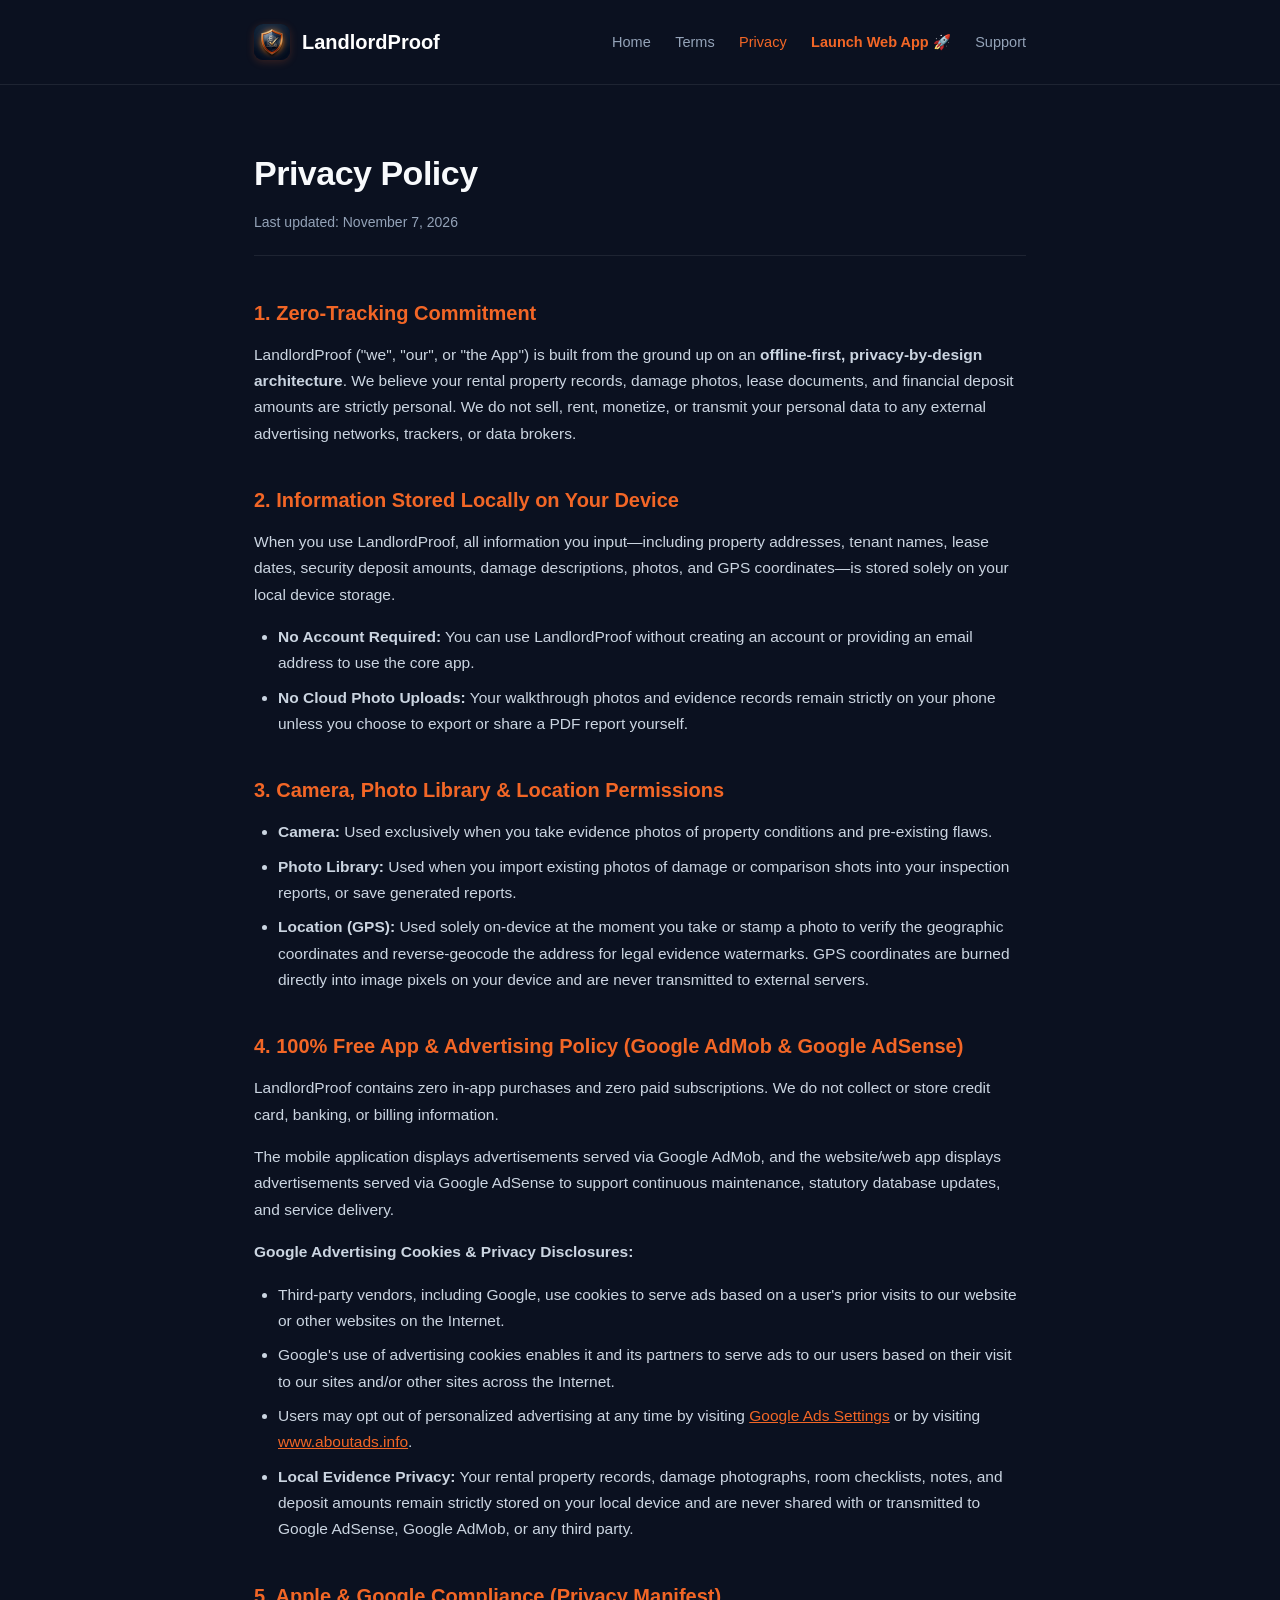
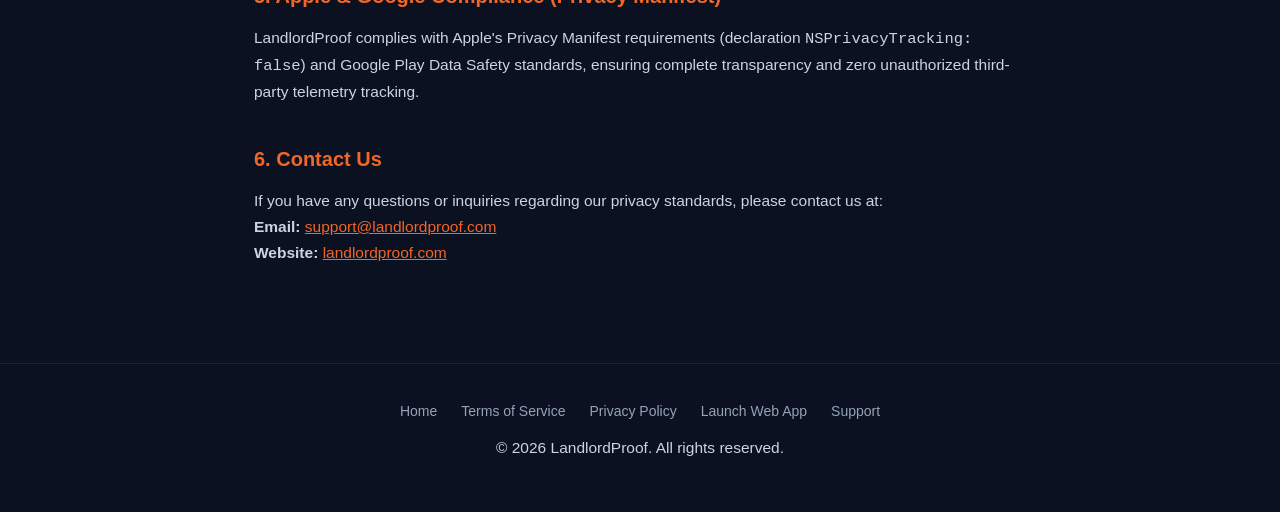
<file: privacy/index.html>
<!DOCTYPE html>
<html lang="en">
<head>
  <meta charset="UTF-8">
  <meta name="viewport" content="width=device-width, initial-scale=1.0">
  <title>Privacy Policy | LandlordProof</title>
  <link rel="icon" type="image/png" href="assets/favicon.png">
  <style>
    :root {
      --bg: #0B1120;
      --card-bg: rgba(255, 255, 255, 0.04);
      --card-border: rgba(255, 255, 255, 0.08);
      --accent: #F26626;
      --accent-glow: rgba(242, 102, 38, 0.2);
      --text: #F8FAFC;
      --text-muted: #94A3B8;
    }
    * { box-sizing: border-box; margin: 0; padding: 0; }
    body {
      font-family: -apple-system, BlinkMacSystemFont, "Segoe UI", Roboto, Helvetica, Arial, sans-serif;
      background: var(--bg);
      color: var(--text);
      line-height: 1.7;
      min-height: 100vh;
      display: flex;
      flex-direction: column;
    }
    .container { max-width: 820px; margin: 0 auto; padding: 0 24px; width: 100%; }
    header { padding: 24px 0; border-bottom: 1px solid var(--card-border); }
    .nav { display: flex; align-items: center; justify-content: space-between; }
    .logo-container { display: flex; align-items: center; gap: 12px; text-decoration: none; color: #fff; font-weight: 800; font-size: 20px; }
    .logo-img { width: 36px; height: 36px; border-radius: 9px; box-shadow: 0 2px 8px var(--accent-glow); }
    .nav-links a { color: var(--text-muted); text-decoration: none; font-size: 14.5px; margin-left: 20px; font-weight: 500; transition: color 0.2s; }
    .nav-links a:hover { color: #fff; }
    
    .content { padding: 60px 0 80px; }
    h1 { font-size: 34px; font-weight: 800; margin-bottom: 8px; letter-spacing: -0.5px; }
    .meta { color: var(--text-muted); font-size: 14px; margin-bottom: 40px; padding-bottom: 20px; border-bottom: 1px solid var(--card-border); }
    h2 { font-size: 20px; font-weight: 700; color: var(--accent); margin: 36px 0 12px; }
    p, ul { color: #CBD5E1; margin-bottom: 16px; font-size: 15.5px; }
    ul { padding-left: 24px; }
    li { margin-bottom: 8px; }
    a { color: var(--accent); text-decoration: underline; }

    footer { margin-top: auto; padding: 36px 0; border-top: 1px solid var(--card-border); text-align: center; color: var(--text-muted); font-size: 14px; }
    .footer-links { display: flex; justify-content: center; gap: 24px; margin-bottom: 12px; }
    .footer-links a { color: var(--text-muted); text-decoration: none; transition: color 0.2s; }
    .footer-links a:hover { color: #fff; }
  </style>
</head>
<body>

  <header>
    <div class="container nav">
      <a href="/" class="logo-container">
        <img src="/assets/logo.png" onerror="this.onerror=null; this.src='../assets/logo.png';" alt="LandlordProof" class="logo-img">
        <span>LandlordProof</span>
      </a>
      <div class="nav-links">
        <a href="/">Home</a>
        <a href="/terms">Terms</a>
        <a href="/privacy" style="color: var(--accent);">Privacy</a>
        <a href="/app" style="color: var(--accent); font-weight: 700;">Launch Web App 🚀</a>
        <a href="mailto:support@landlordproof.com">Support</a>
      </div>
    </div>
  </header>

  <main class="content">
    <div class="container">
      <h1>Privacy Policy</h1>
      <p class="meta">Last updated: November 7, 2026</p>

      <h2>1. Zero-Tracking Commitment</h2>
      <p>LandlordProof ("we", "our", or "the App") is built from the ground up on an <strong>offline-first, privacy-by-design architecture</strong>. We believe your rental property records, damage photos, lease documents, and financial deposit amounts are strictly personal. We do not sell, rent, monetize, or transmit your personal data to any external advertising networks, trackers, or data brokers.</p>

      <h2>2. Information Stored Locally on Your Device</h2>
      <p>When you use LandlordProof, all information you input—including property addresses, tenant names, lease dates, security deposit amounts, damage descriptions, photos, and GPS coordinates—is stored solely on your local device storage.</p>
      <ul>
        <li><strong>No Account Required:</strong> You can use LandlordProof without creating an account or providing an email address to use the core app.</li>
        <li><strong>No Cloud Photo Uploads:</strong> Your walkthrough photos and evidence records remain strictly on your phone unless you choose to export or share a PDF report yourself.</li>
      </ul>

      <h2>3. Camera, Photo Library & Location Permissions</h2>
      <ul>
        <li><strong>Camera:</strong> Used exclusively when you take evidence photos of property conditions and pre-existing flaws.</li>
        <li><strong>Photo Library:</strong> Used when you import existing photos of damage or comparison shots into your inspection reports, or save generated reports.</li>
        <li><strong>Location (GPS):</strong> Used solely on-device at the moment you take or stamp a photo to verify the geographic coordinates and reverse-geocode the address for legal evidence watermarks. GPS coordinates are burned directly into image pixels on your device and are never transmitted to external servers.</li>
      </ul>

      <h2>4. 100% Free App & Advertising Policy (Google AdMob & Google AdSense)</h2>
      <p>LandlordProof contains zero in-app purchases and zero paid subscriptions. We do not collect or store credit card, banking, or billing information.</p>
      <p>The mobile application displays advertisements served via Google AdMob, and the website/web app displays advertisements served via Google AdSense to support continuous maintenance, statutory database updates, and service delivery.</p>
      
      <p><strong>Google Advertising Cookies & Privacy Disclosures:</strong></p>
      <ul>
        <li>Third-party vendors, including Google, use cookies to serve ads based on a user's prior visits to our website or other websites on the Internet.</li>
        <li>Google's use of advertising cookies enables it and its partners to serve ads to our users based on their visit to our sites and/or other sites across the Internet.</li>
        <li>Users may opt out of personalized advertising at any time by visiting <a href="https://www.google.com/settings/ads" target="_blank" rel="noopener noreferrer">Google Ads Settings</a> or by visiting <a href="https://www.aboutads.info" target="_blank" rel="noopener noreferrer">www.aboutads.info</a>.</li>
        <li><strong>Local Evidence Privacy:</strong> Your rental property records, damage photographs, room checklists, notes, and deposit amounts remain strictly stored on your local device and are never shared with or transmitted to Google AdSense, Google AdMob, or any third party.</li>
      </ul>

      <h2>5. Apple & Google Compliance (Privacy Manifest)</h2>
      <p>LandlordProof complies with Apple's Privacy Manifest requirements (declaration <code>NSPrivacyTracking: false</code>) and Google Play Data Safety standards, ensuring complete transparency and zero unauthorized third-party telemetry tracking.</p>

      <h2>6. Contact Us</h2>
      <p>If you have any questions or inquiries regarding our privacy standards, please contact us at:<br>
      <strong>Email:</strong> <a href="mailto:support@landlordproof.com">support@landlordproof.com</a><br>
      <strong>Website:</strong> <a href="https://landlordproof.com">landlordproof.com</a></p>
    </div>
  </main>

  <footer>
    <div class="container">
      <div class="footer-links">
        <a href="/">Home</a>
        <a href="/terms">Terms of Service</a>
        <a href="/privacy">Privacy Policy</a>
        <a href="/app">Launch Web App</a>
        <a href="mailto:support@landlordproof.com">Support</a>
      </div>
      <p>&copy; 2026 LandlordProof. All rights reserved.</p>
    </div>
  </footer>

</body>
</html>
</file>
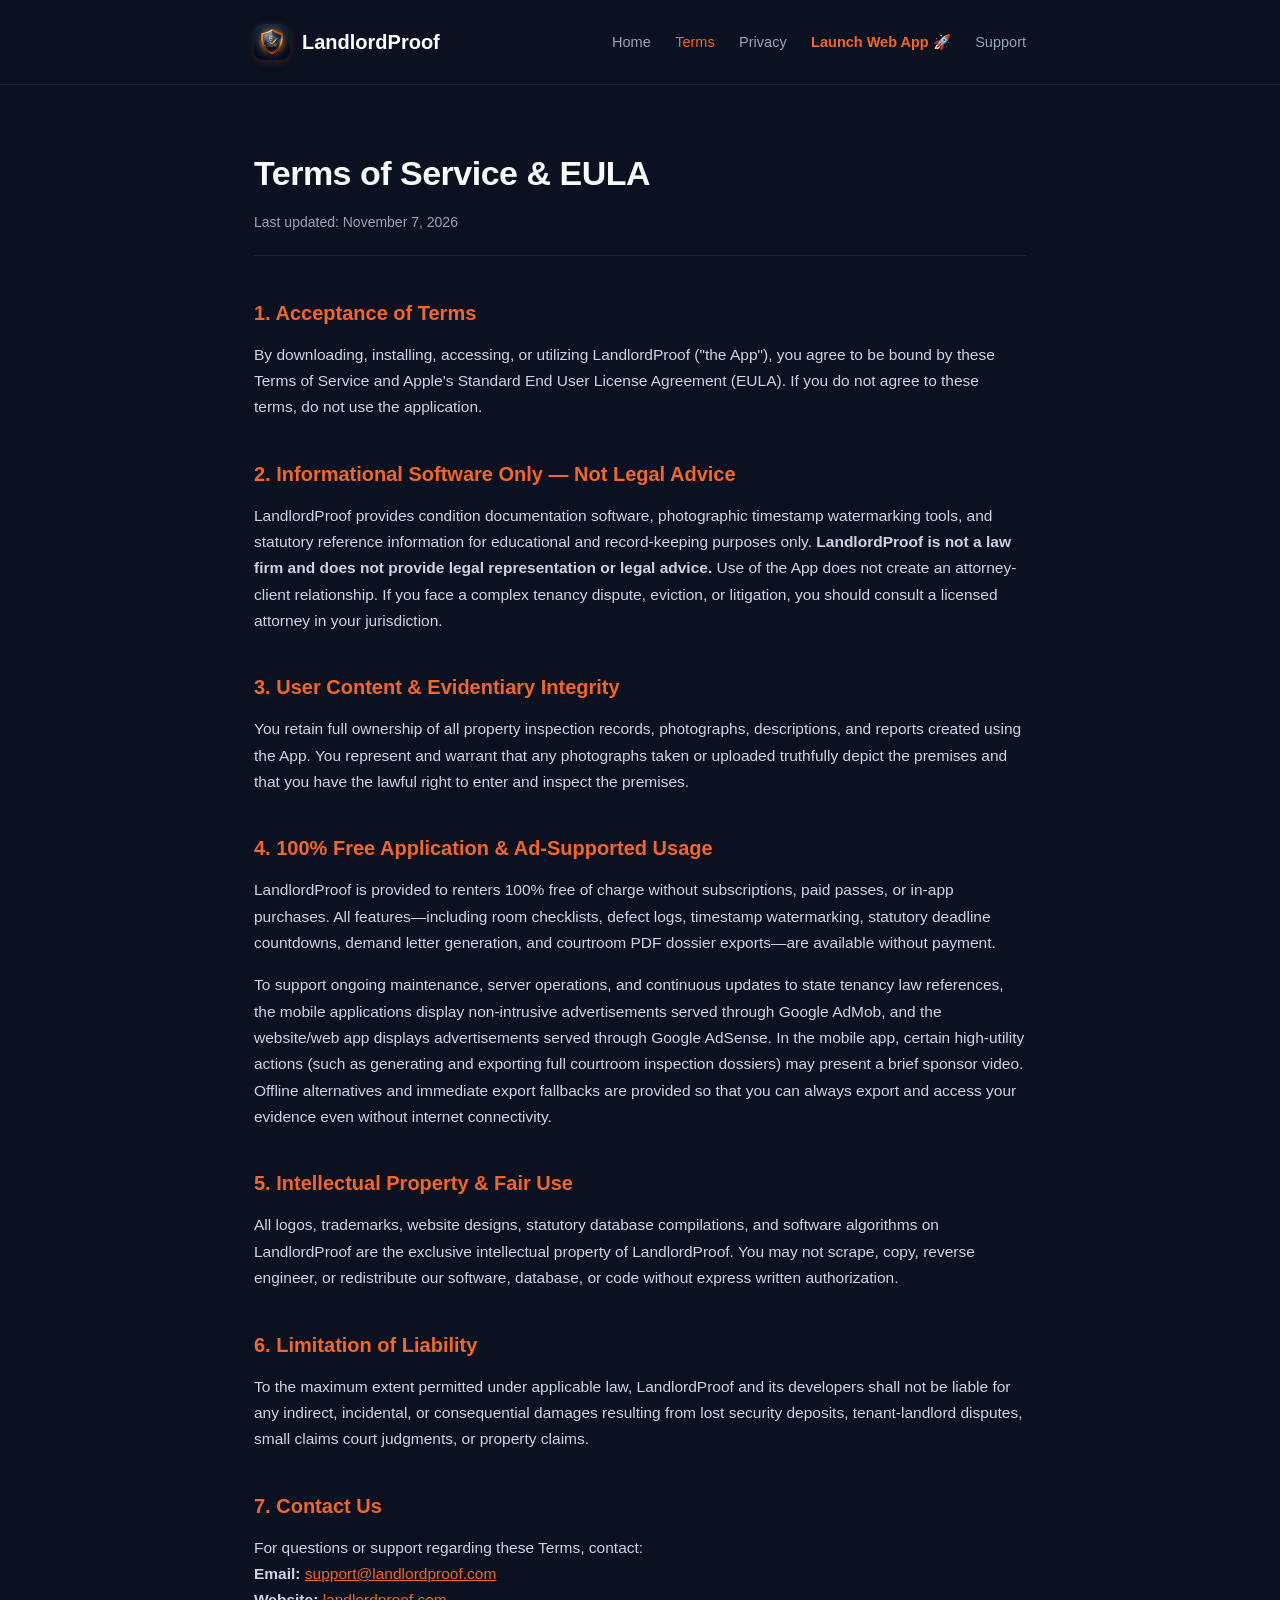
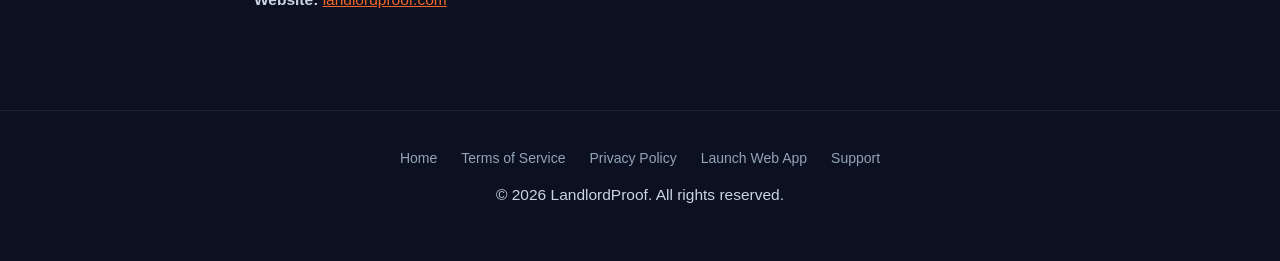
<file: terms/index.html>
<!DOCTYPE html>
<html lang="en">
<head>
  <meta charset="UTF-8">
  <meta name="viewport" content="width=device-width, initial-scale=1.0">
  <title>Terms of Service & EULA | LandlordProof</title>
  <link rel="icon" type="image/png" href="assets/favicon.png">
  <style>
    :root {
      --bg: #0B1120;
      --card-bg: rgba(255, 255, 255, 0.04);
      --card-border: rgba(255, 255, 255, 0.08);
      --accent: #F26626;
      --accent-glow: rgba(242, 102, 38, 0.2);
      --text: #F8FAFC;
      --text-muted: #94A3B8;
    }
    * { box-sizing: border-box; margin: 0; padding: 0; }
    body {
      font-family: -apple-system, BlinkMacSystemFont, "Segoe UI", Roboto, Helvetica, Arial, sans-serif;
      background: var(--bg);
      color: var(--text);
      line-height: 1.7;
      min-height: 100vh;
      display: flex;
      flex-direction: column;
    }
    .container { max-width: 820px; margin: 0 auto; padding: 0 24px; width: 100%; }
    header { padding: 24px 0; border-bottom: 1px solid var(--card-border); }
    .nav { display: flex; align-items: center; justify-content: space-between; }
    .logo-container { display: flex; align-items: center; gap: 12px; text-decoration: none; color: #fff; font-weight: 800; font-size: 20px; }
    .logo-img { width: 36px; height: 36px; border-radius: 9px; box-shadow: 0 2px 8px var(--accent-glow); }
    .nav-links a { color: var(--text-muted); text-decoration: none; font-size: 14.5px; margin-left: 20px; font-weight: 500; transition: color 0.2s; }
    .nav-links a:hover { color: #fff; }
    
    .content { padding: 60px 0 80px; }
    h1 { font-size: 34px; font-weight: 800; margin-bottom: 8px; letter-spacing: -0.5px; }
    .meta { color: var(--text-muted); font-size: 14px; margin-bottom: 40px; padding-bottom: 20px; border-bottom: 1px solid var(--card-border); }
    h2 { font-size: 20px; font-weight: 700; color: var(--accent); margin: 36px 0 12px; }
    p, ul { color: #CBD5E1; margin-bottom: 16px; font-size: 15.5px; }
    ul { padding-left: 24px; }
    li { margin-bottom: 8px; }
    a { color: var(--accent); text-decoration: underline; }

    footer { margin-top: auto; padding: 36px 0; border-top: 1px solid var(--card-border); text-align: center; color: var(--text-muted); font-size: 14px; }
    .footer-links { display: flex; justify-content: center; gap: 24px; margin-bottom: 12px; }
    .footer-links a { color: var(--text-muted); text-decoration: none; transition: color 0.2s; }
    .footer-links a:hover { color: #fff; }
  </style>
</head>
<body>

  <header>
    <div class="container nav">
      <a href="/" class="logo-container">
        <img src="/assets/logo.png" onerror="this.onerror=null; this.src='../assets/logo.png';" alt="LandlordProof" class="logo-img">
        <span>LandlordProof</span>
      </a>
      <div class="nav-links">
        <a href="/">Home</a>
        <a href="/terms" style="color: var(--accent);">Terms</a>
        <a href="/privacy">Privacy</a>
        <a href="/app" style="color: var(--accent); font-weight: 700;">Launch Web App 🚀</a>
        <a href="mailto:support@landlordproof.com">Support</a>
      </div>
    </div>
  </header>

  <main class="content">
    <div class="container">
      <h1>Terms of Service & EULA</h1>
      <p class="meta">Last updated: November 7, 2026</p>

      <h2>1. Acceptance of Terms</h2>
      <p>By downloading, installing, accessing, or utilizing LandlordProof ("the App"), you agree to be bound by these Terms of Service and Apple's Standard End User License Agreement (EULA). If you do not agree to these terms, do not use the application.</p>

      <h2>2. Informational Software Only — Not Legal Advice</h2>
      <p>LandlordProof provides condition documentation software, photographic timestamp watermarking tools, and statutory reference information for educational and record-keeping purposes only. <strong>LandlordProof is not a law firm and does not provide legal representation or legal advice.</strong> Use of the App does not create an attorney-client relationship. If you face a complex tenancy dispute, eviction, or litigation, you should consult a licensed attorney in your jurisdiction.</p>

      <h2>3. User Content & Evidentiary Integrity</h2>
      <p>You retain full ownership of all property inspection records, photographs, descriptions, and reports created using the App. You represent and warrant that any photographs taken or uploaded truthfully depict the premises and that you have the lawful right to enter and inspect the premises.</p>

      <h2>4. 100% Free Application & Ad-Supported Usage</h2>
      <p>LandlordProof is provided to renters 100% free of charge without subscriptions, paid passes, or in-app purchases. All features—including room checklists, defect logs, timestamp watermarking, statutory deadline countdowns, demand letter generation, and courtroom PDF dossier exports—are available without payment.</p>
      <p>To support ongoing maintenance, server operations, and continuous updates to state tenancy law references, the mobile applications display non-intrusive advertisements served through Google AdMob, and the website/web app displays advertisements served through Google AdSense. In the mobile app, certain high-utility actions (such as generating and exporting full courtroom inspection dossiers) may present a brief sponsor video. Offline alternatives and immediate export fallbacks are provided so that you can always export and access your evidence even without internet connectivity.</p>

      <h2>5. Intellectual Property & Fair Use</h2>
      <p>All logos, trademarks, website designs, statutory database compilations, and software algorithms on LandlordProof are the exclusive intellectual property of LandlordProof. You may not scrape, copy, reverse engineer, or redistribute our software, database, or code without express written authorization.</p>

      <h2>6. Limitation of Liability</h2>
      <p>To the maximum extent permitted under applicable law, LandlordProof and its developers shall not be liable for any indirect, incidental, or consequential damages resulting from lost security deposits, tenant-landlord disputes, small claims court judgments, or property claims.</p>

      <h2>7. Contact Us</h2>
      <p>For questions or support regarding these Terms, contact:<br>
      <strong>Email:</strong> <a href="mailto:support@landlordproof.com">support@landlordproof.com</a><br>
      <strong>Website:</strong> <a href="https://landlordproof.com">landlordproof.com</a></p>
    </div>
  </main>

  <footer>
    <div class="container">
      <div class="footer-links">
        <a href="/">Home</a>
        <a href="/terms">Terms of Service</a>
        <a href="/privacy">Privacy Policy</a>
        <a href="/app">Launch Web App</a>
        <a href="mailto:support@landlordproof.com">Support</a>
      </div>
      <p>&copy; 2026 LandlordProof. All rights reserved.</p>
    </div>
  </footer>

</body>
</html>
</file>
<file: app/styles.css>
/* ==========================================================================
       LandlordProof Interactive Web Demo & Conversion Styles
       ========================================================================== */
    :root {
      --bg: #000000;
      --card-bg: #141C2E;
      --card-border: rgba(255, 255, 255, 0.08);
      --card-border-hover: rgba(242, 102, 38, 0.4);
      --accent: #F26626;
      --accent-gradient: linear-gradient(90deg, #F26626 0%, #E64A19 100%);
      --shield-gradient: linear-gradient(135deg, #131E3D 0%, #1E2E5C 100%);
      --navy-gradient: linear-gradient(90deg, #1A2647 0%, #253765 100%);
      --gold: #F59E0B;
      --blue: #3B82F6;
      --green: #10B981;
      --purple: #A855F7;
      --text: #FFFFFF;
      --text-muted: #94A3B8;
      --radius-sm: 8px;
      --radius-md: 14px;
      --radius-lg: 18px;
      --radius-full: 9999px;
    }

    * { box-sizing: border-box; margin: 0; padding: 0; -webkit-tap-highlight-color: transparent; }

    body {
      font-family: -apple-system, BlinkMacSystemFont, "SF Pro Text", "SF Pro Display", "Segoe UI", Roboto, sans-serif;
      background: #070B14;
      color: #FFFFFF;
      line-height: 1.45;
      min-height: 100vh;
      display: flex;
      flex-direction: column;
      align-items: center;
      -webkit-font-smoothing: antialiased;
      padding: 0 0 100px;
    }

    /* Top Floating Demo Explainer Header */
    .demo-top-bar {
      width: 100%;
      max-width: 440px;
      background: rgba(14, 22, 38, 0.95);
      backdrop-filter: blur(16px);
      -webkit-backdrop-filter: blur(16px);
      border-bottom: 1px solid rgba(242, 102, 38, 0.3);
      padding: 10px 16px;
      display: flex;
      align-items: center;
      justify-content: space-between;
      gap: 12px;
      z-index: 101;
    }

    .demo-indicator {
      display: flex;
      align-items: center;
      gap: 8px;
    }

    .pulse-dot {
      width: 8px;
      height: 8px;
      background: #10B981;
      border-radius: var(--radius-full);
      box-shadow: 0 0 8px #10B981;
      animation: pulse 1.8s infinite;
    }

    @keyframes pulse {
      0% { transform: scale(0.95); box-shadow: 0 0 0 0 rgba(16, 185, 129, 0.7); }
      70% { transform: scale(1.1); box-shadow: 0 0 0 6px rgba(16, 185, 129, 0); }
      100% { transform: scale(0.95); box-shadow: 0 0 0 0 rgba(16, 185, 129, 0); }
    }

    .demo-tagline {
      font-size: 11px;
      font-weight: 800;
      color: #FFFFFF;
      letter-spacing: 0.5px;
      text-transform: uppercase;
    }

    .demo-subtag {
      font-size: 10px;
      color: var(--text-muted);
    }

    .demo-store-pills {
      display: flex;
      gap: 6px;
    }

    .store-badge-mini {
      background: rgba(255, 255, 255, 0.08);
      border: 1px solid rgba(255, 255, 255, 0.15);
      color: #FFFFFF;
      font-size: 10.5px;
      font-weight: 700;
      padding: 4px 8px;
      border-radius: 6px;
      text-decoration: none;
      transition: all 0.15s;
      white-space: nowrap;
    }
    .store-badge-mini:hover {
      background: var(--accent);
      border-color: var(--accent);
    }

    /* iPhone Frame Shell */
    .iphone-shell {
      width: 100%;
      max-width: 440px;
      min-height: 100vh;
      background: #000000;
      display: flex;
      flex-direction: column;
      position: relative;
      box-shadow: 0 0 60px rgba(0, 0, 0, 0.9);
    }

    /* Navigation Toolbar */
    .app-toolbar {
      display: flex;
      align-items: center;
      justify-content: space-between;
      padding: 12px 16px;
      position: sticky;
      top: 0;
      background: rgba(0, 0, 0, 0.92);
      backdrop-filter: blur(20px);
      -webkit-backdrop-filter: blur(20px);
      z-index: 100;
      border-bottom: 1px solid rgba(255, 255, 255, 0.06);
      min-height: 54px;
    }

    .toolbar-left { display: flex; align-items: center; gap: 10px; }
    .nav-back-btn {
      display: none;
      align-items: center;
      gap: 4px;
      font-size: 15px;
      font-weight: 700;
      color: var(--accent);
      cursor: pointer;
      background: transparent;
      border: none;
      padding: 0;
    }
    .toolbar-logo-icon { width: 30px; height: 30px; border-radius: 7px; object-fit: cover; }
    .toolbar-app-name { font-size: 18px; font-weight: 800; color: #FFFFFF; white-space: nowrap; overflow: hidden; text-overflow: ellipsis; max-width: 220px; }
    .toolbar-right { display: flex; align-items: center; gap: 10px; }
    .lease-pass-pill {
      display: inline-flex;
      align-items: center;
      gap: 5px;
      background: var(--accent-gradient);
      color: #FFFFFF;
      font-size: 11px;
      font-weight: 800;
      padding: 5px 10px;
      border-radius: 7px;
      border: none;
      cursor: pointer;
    }
    .gear-btn { background: transparent; border: none; color: #FFFFFF; font-size: 18px; cursor: pointer; }

    /* Screen Views */
    .screen-container { display: none; padding: 16px; flex-direction: column; gap: 16px; }
    .screen-container.active { display: flex; }

    /* Cards & Components */
    .brand-hero-title { display: flex; align-items: center; gap: 12px; padding-top: 4px; }
    .brand-hero-icon { width: 44px; height: 44px; border-radius: 11px; object-fit: cover; box-shadow: 0 4px 14px rgba(242, 102, 38, 0.4); }
    .brand-hero-text { font-size: 30px; font-weight: 900; color: #FFFFFF; letter-spacing: -0.5px; }

    .shield-metric-card {
      background: var(--shield-gradient);
      border-radius: var(--radius-lg);
      padding: 18px;
      box-shadow: 0 10px 30px rgba(0, 0, 0, 0.4);
      display: flex;
      flex-direction: column;
      gap: 12px;
      border: 1px solid rgba(255, 255, 255, 0.08);
    }
    .shield-header-row { display: flex; align-items: center; justify-content: space-between; }
    .shield-gold-label { display: flex; align-items: center; gap: 6px; font-size: 11px; font-weight: 900; color: var(--gold); letter-spacing: 0.8px; text-transform: uppercase; }
    .shield-privacy-tag { font-size: 10px; font-weight: 600; color: rgba(255, 255, 255, 0.8); }
    .shield-amount-big { font-size: 34px; font-weight: 900; color: #FFFFFF; letter-spacing: -0.5px; }
    .shield-amount-sub { font-size: 12px; font-weight: 500; color: rgba(255, 255, 255, 0.9); line-height: 1.4; }
    .shield-badges-row { display: grid; grid-template-columns: repeat(3, 1fr); gap: 8px; margin-top: 4px; }
    .metric-badge-box { background: rgba(255, 255, 255, 0.1); border-radius: var(--radius-sm); padding: 8px 10px; display: flex; align-items: center; gap: 6px; }
    .metric-badge-icon { font-size: 13px; color: var(--gold); }
    .metric-badge-texts { display: flex; flex-direction: column; }
    .metric-badge-title { font-size: 9px; font-weight: 500; color: rgba(255, 255, 255, 0.7); text-transform: uppercase; }
    .metric-badge-val { font-size: 11.5px; font-weight: 800; color: #FFFFFF; }

    .btn-start-walkthrough {
      background: var(--accent-gradient);
      border-radius: 16px;
      padding: 14px 16px;
      display: flex;
      align-items: center;
      gap: 14px;
      color: #FFFFFF;
      text-decoration: none;
      box-shadow: 0 6px 20px rgba(242, 102, 38, 0.35);
      border: none;
      cursor: pointer;
      width: 100%;
      text-align: left;
    }
    .walkthrough-circle-icon { width: 44px; height: 44px; border-radius: var(--radius-full); background: rgba(255, 255, 255, 0.22); display: flex; align-items: center; justify-content: center; font-size: 22px; flex-shrink: 0; }
    .walkthrough-texts { flex: 1; display: flex; flex-direction: column; gap: 2px; }
    .walkthrough-main-title { font-size: 16px; font-weight: 800; color: #FFFFFF; }
    .walkthrough-sub-title { font-size: 11px; font-weight: 500; color: rgba(255, 255, 255, 0.88); }
    .walkthrough-arrow { font-size: 18px; font-weight: 800; color: rgba(255, 255, 255, 0.85); }

    .countdown-banner {
      background: rgba(242, 102, 38, 0.08);
      border: 1px solid rgba(242, 102, 38, 0.35);
      border-radius: 14px;
      padding: 14px;
      display: flex;
      align-items: center;
      gap: 12px;
    }
    .countdown-banner-icon { width: 42px; height: 42px; border-radius: var(--radius-full); background: rgba(242, 102, 38, 0.16); display: flex; align-items: center; justify-content: center; font-size: 20px; color: var(--accent); flex-shrink: 0; }
    .countdown-banner-texts { flex: 1; display: flex; flex-direction: column; gap: 3px; }
    .countdown-header-line { display: flex; align-items: center; justify-content: space-between; }
    .countdown-header-line h5 { font-size: 13px; font-weight: 900; color: var(--accent); }
    .statute-badge { font-size: 9.5px; font-weight: 800; background: rgba(255, 255, 255, 0.08); padding: 2px 6px; border-radius: 4px; color: var(--text-muted); }
    .countdown-desc { font-size: 11px; color: var(--text-muted); line-height: 1.35; }

    .property-card {
      background: #141C2E;
      border: 1px solid var(--card-border);
      border-radius: 16px;
      padding: 16px;
      display: flex;
      flex-direction: column;
      gap: 12px;
      cursor: pointer;
      transition: border-color 0.15s;
    }
    .property-card:hover { border-color: var(--card-border-hover); }
    .property-card-top { display: flex; align-items: flex-start; justify-content: space-between; }
    .property-card-name { font-size: 17px; font-weight: 800; color: #FFFFFF; }
    .property-card-addr { font-size: 12px; color: var(--text-muted); margin-top: 2px; }
    .property-card-deposit { text-align: right; background: rgba(16, 185, 129, 0.12); border-radius: 8px; padding: 4px 8px; }
    .deposit-label { font-size: 9px; font-weight: 800; color: var(--text-muted); text-transform: uppercase; }
    .deposit-val { font-size: 15px; font-weight: 900; color: var(--green); }
    .progress-bar-wrap { display: flex; flex-direction: column; gap: 6px; }
    .progress-labels { display: flex; justify-content: space-between; font-size: 11px; color: var(--text-muted); }
    .progress-track { height: 7px; background: rgba(255, 255, 255, 0.1); border-radius: var(--radius-full); overflow: hidden; }
    .progress-fill { height: 100%; background: linear-gradient(90deg, var(--accent) 0%, var(--gold) 100%); border-radius: var(--radius-full); }
    .property-badge-row { display: flex; gap: 8px; flex-wrap: wrap; }
    .pill-stat { font-size: 11px; font-weight: 600; background: rgba(255, 255, 255, 0.08); padding: 3px 8px; border-radius: 6px; color: var(--text-muted); display: inline-flex; align-items: center; gap: 4px; }

    .demo-helper-card {
      background: #141C2E;
      border-radius: 14px;
      padding: 14px 16px;
      display: flex;
      align-items: center;
      justify-content: space-between;
      gap: 12px;
      border: 1px solid var(--card-border);
    }
    .demo-texts h4 { font-size: 13.5px; font-weight: 800; color: #FFFFFF; margin-bottom: 2px; }
    .demo-texts p { font-size: 11px; color: var(--text-muted); }
    .btn-load-demo { background: rgba(59, 130, 246, 0.15); color: #60A5FA; border: 1px solid rgba(59, 130, 246, 0.35); border-radius: var(--radius-sm); padding: 6px 12px; font-size: 12px; font-weight: 800; cursor: pointer; display: inline-flex; align-items: center; gap: 4px; white-space: nowrap; }

    .section-header-title { font-size: 16px; font-weight: 800; color: #FFFFFF; margin-top: 4px; }
    .legal-tools-grid { display: grid; grid-template-columns: 1fr 1fr; gap: 10px; }
    .tool-tile { background: #141C2E; border-radius: 14px; padding: 14px; border: 1px solid var(--card-border); display: flex; flex-direction: column; gap: 8px; cursor: pointer; transition: all 0.15s; text-align: left; }
    .tool-tile:hover { border-color: rgba(242, 102, 38, 0.35); transform: translateY(-1px); }
    .tool-icon-circle { width: 36px; height: 36px; border-radius: var(--radius-full); display: flex; align-items: center; justify-content: center; font-size: 17px; }
    .tool-title { font-size: 14px; font-weight: 800; color: #FFFFFF; }
    .tool-subtitle { font-size: 11px; color: var(--text-muted); line-height: 1.35; }

    /* Property Detail Components */
    .lease-status-banner { display: flex; align-items: center; gap: 10px; background: #141C2E; border-radius: 12px; padding: 12px 14px; border: 1px solid var(--card-border); }
    .lease-status-icon { font-size: 18px; color: var(--green); }
    .lease-status-title { font-size: 13px; font-weight: 800; color: #FFFFFF; }
    .lease-status-sub { font-size: 11px; color: var(--text-muted); }

    .dossier-actions-col { display: flex; flex-direction: column; gap: 10px; }
    .btn-dossier-navy { background: var(--navy-gradient); border-radius: 12px; padding: 14px 16px; display: flex; align-items: center; justify-content: space-between; color: #FFFFFF; text-decoration: none; font-size: 14px; font-weight: 800; border: 1px solid rgba(255, 255, 255, 0.08); cursor: pointer; }
    .btn-dossier-orange { background: var(--accent-gradient); border-radius: 12px; padding: 14px 16px; display: flex; align-items: center; justify-content: space-between; color: #FFFFFF; text-decoration: none; font-size: 14px; font-weight: 800; border: none; cursor: pointer; }

    .rooms-list-card { display: flex; flex-direction: column; gap: 12px; }
    .rooms-section-header { display: flex; align-items: center; justify-content: space-between; }
    .room-nav-row { background: #141C2E; border-radius: 14px; padding: 14px; display: flex; align-items: center; gap: 14px; cursor: pointer; border: 1px solid var(--card-border); }
    .room-circle-avatar { width: 44px; height: 44px; border-radius: var(--radius-full); display: flex; align-items: center; justify-content: center; font-size: 18px; }
    .room-circle-avatar.completed { background: rgba(16, 185, 129, 0.15); color: var(--green); }
    .room-circle-avatar.pending { background: rgba(255, 255, 255, 0.08); color: #FFFFFF; }
    .room-nav-texts { flex: 1; }
    .room-nav-title { font-size: 15.5px; font-weight: 700; color: #FFFFFF; }
    .room-nav-sub { font-size: 12px; color: var(--text-muted); margin-top: 2px; }

    /* Room Detail Components */
    .room-header-toggle-box { background: #141C2E; border-radius: 14px; padding: 16px; display: flex; align-items: center; justify-content: space-between; border: 1px solid var(--card-border); }
    .room-title-lg { font-size: 20px; font-weight: 800; color: #FFFFFF; }
    .btn-toggle-completed { display: inline-flex; align-items: center; gap: 6px; padding: 8px 14px; border-radius: var(--radius-sm); font-size: 13px; font-weight: 700; cursor: pointer; border: none; }
    .btn-toggle-completed.done { background: rgba(16, 185, 129, 0.15); color: var(--green); }
    .btn-toggle-completed.pending { background: rgba(255, 255, 255, 0.08); color: var(--text-muted); }

    .traps-scroller-wrap { display: flex; flex-direction: column; gap: 8px; }
    .traps-header-line { display: flex; align-items: center; gap: 6px; font-size: 13px; font-weight: 800; color: #FFFFFF; }
    .traps-scroll-row { display: flex; gap: 10px; overflow-x: auto; padding-bottom: 6px; scrollbar-width: none; }
    .traps-scroll-row::-webkit-scrollbar { display: none; }
    .trap-pill-chip { background: #141C2E; border: 1px solid rgba(255, 255, 255, 0.12); border-radius: 10px; padding: 10px 14px; display: inline-flex; align-items: center; gap: 8px; white-space: nowrap; cursor: pointer; color: #FFFFFF; font-size: 13px; font-weight: 600; flex-shrink: 0; }
    .trap-pill-chip:hover { border-color: var(--accent); background: #1E293B; }

    .defect-card { background: #141C2E; border: 1px solid var(--card-border); border-radius: 14px; padding: 14px; display: flex; flex-direction: column; gap: 8px; }
    .defect-top-row { display: flex; align-items: center; justify-content: space-between; }
    .defect-pill-badge { font-size: 10px; font-weight: 900; padding: 2px 7px; border-radius: var(--radius-full); text-transform: uppercase; }
    .defect-pill-badge.SEVERE { background: rgba(239, 68, 68, 0.15); color: #EF4444; }
    .defect-pill-badge.MODERATE { background: rgba(245, 158, 11, 0.15); color: #F59E0B; }
    .defect-pill-badge.MINOR { background: rgba(16, 185, 129, 0.15); color: #10B981; }
    .defect-title-str { font-size: 15px; font-weight: 700; color: #FFFFFF; }
    .defect-notes-str { font-size: 12px; color: var(--text-muted); line-height: 1.4; }
    .defect-bottom-row { display: flex; align-items: center; justify-content: space-between; padding-top: 8px; border-top: 1px solid rgba(255, 255, 255, 0.06); font-size: 11.5px; color: var(--text-muted); }

    .btn-primary { background: var(--accent-gradient); color: #FFFFFF; border: none; border-radius: var(--radius-sm); padding: 12px 18px; font-size: 14px; font-weight: 800; cursor: pointer; display: inline-flex; align-items: center; justify-content: center; gap: 6px; box-shadow: 0 4px 14px rgba(242, 102, 38, 0.35); }
    .btn-secondary { background: rgba(255, 255, 255, 0.08); border: 1px solid rgba(255, 255, 255, 0.12); color: #FFFFFF; border-radius: var(--radius-sm); padding: 10px 14px; font-size: 13px; font-weight: 700; cursor: pointer; display: inline-flex; align-items: center; justify-content: center; gap: 6px; }
    .btn-full { width: 100%; }

    .form-label { display: block; font-size: 11px; font-weight: 800; color: var(--text-muted); text-transform: uppercase; margin-bottom: 4px; }
    .form-input, .form-textarea, .form-select { width: 100%; background: #0E1626; border: 1px solid rgba(255, 255, 255, 0.15); border-radius: var(--radius-sm); color: #FFFFFF; padding: 10px 12px; font-size: 13.5px; outline: none; margin-bottom: 12px; }

    /* ==========================================================================
       BOTTOM FLOATING CONVERSION DOCK (DOWNLOAD THE APP CALL-TO-ACTION)
       ========================================================================== */
    .conversion-dock {
      position: fixed;
      bottom: 0;
      left: 50%;
      transform: translateX(-50%);
      width: 100%;
      max-width: 440px;
      background: rgba(14, 22, 38, 0.96);
      backdrop-filter: blur(20px);
      -webkit-backdrop-filter: blur(20px);
      border-top: 1.5px solid rgba(242, 102, 38, 0.4);
      padding: 12px 16px;
      display: flex;
      align-items: center;
      justify-content: space-between;
      gap: 12px;
      z-index: 999;
      box-shadow: 0 -4px 20px rgba(0, 0, 0, 0.6);
    }

    .dock-copy {
      display: flex;
      flex-direction: column;
    }

    .dock-title {
      font-size: 12px;
      font-weight: 800;
      color: #FFFFFF;
    }

    .dock-sub {
      font-size: 10.5px;
      color: var(--text-muted);
    }

    .dock-actions {
      display: flex;
      gap: 6px;
    }

    .dock-btn {
      background: var(--accent-gradient);
      color: #FFFFFF;
      font-size: 11px;
      font-weight: 800;
      padding: 8px 12px;
      border-radius: 8px;
      text-decoration: none;
      display: inline-flex;
      align-items: center;
      gap: 4px;
      white-space: nowrap;
      box-shadow: 0 2px 8px rgba(242, 102, 38, 0.4);
    }

    /* Print Styles */
    @media print {
      body { background: #fff !important; }
      .iphone-shell { box-shadow: none !important; max-width: 100% !important; }
      .demo-top-bar, .app-toolbar, .conversion-dock, .no-print, .btn-primary, .btn-secondary { display: none !important; }
      #court-dossier-body { background: #fff !important; color: #000 !important; }
    }
/* --- 72-Hour Protection Roadmap --- */
.roadmap-card {
  background: #141C2E;
  border: 1px solid var(--card-border);
  border-radius: var(--radius-lg);
  padding: 18px;
  display: flex;
  flex-direction: column;
  gap: 14px;
}
.roadmap-header {
  display: flex;
  justify-content: space-between;
  align-items: center;
}
.roadmap-title {
  font-size: 16px;
  font-weight: 800;
  color: #FFFFFF;
}
.roadmap-subtitle {
  font-size: 11px;
  color: var(--text-muted);
  margin-top: 2px;
}
.roadmap-step-row {
  display: flex;
  align-items: flex-start;
  gap: 12px;
}
.roadmap-step-num {
  width: 24px;
  height: 24px;
  border-radius: var(--radius-full);
  background: var(--accent);
  color: #FFFFFF;
  font-size: 12px;
  font-weight: 900;
  display: flex;
  align-items: center;
  justify-content: center;
  flex-shrink: 0;
  margin-top: 2px;
}
.roadmap-step-title {
  font-size: 13px;
  font-weight: 800;
  color: #FFFFFF;
}
.roadmap-step-desc {
  font-size: 11px;
  color: var(--text-muted);
  line-height: 1.4;
}

/* --- Tenant Rights Knowledge Base --- */
.knowledge-card {
  background: #141C2E;
  border: 1px solid var(--card-border);
  border-radius: var(--radius-lg);
  padding: 18px;
  display: flex;
  flex-direction: column;
  gap: 12px;
}
.knowledge-title {
  font-size: 16px;
  font-weight: 800;
  color: #FFFFFF;
}
.knowledge-tip-box {
  background: rgba(255, 255, 255, 0.04);
  border: 1px solid rgba(255, 255, 255, 0.06);
  border-radius: 10px;
  padding: 12px;
  display: flex;
  flex-direction: column;
  gap: 4px;
}
.knowledge-tip-header {
  display: flex;
  align-items: center;
  gap: 6px;
  font-size: 13px;
  font-weight: 800;
  color: #FFFFFF;
}
.knowledge-tip-body {
  font-size: 11px;
  color: var(--text-muted);
  line-height: 1.45;
}

/* --- GPS Watermark Specimen Card --- */
.watermark-specimen-box {
  background: #0B1120;
  border: 1px solid rgba(242, 102, 38, 0.4);
  border-radius: 14px;
  overflow: hidden;
  box-shadow: 0 8px 24px rgba(0, 0, 0, 0.6);
}
.watermark-specimen-banner {
  background: rgba(7, 11, 20, 0.95);
  border-top: 2px solid var(--accent);
  padding: 12px 14px;
  display: flex;
  flex-direction: column;
  gap: 4px;
  font-size: 11px;
}
</file>
